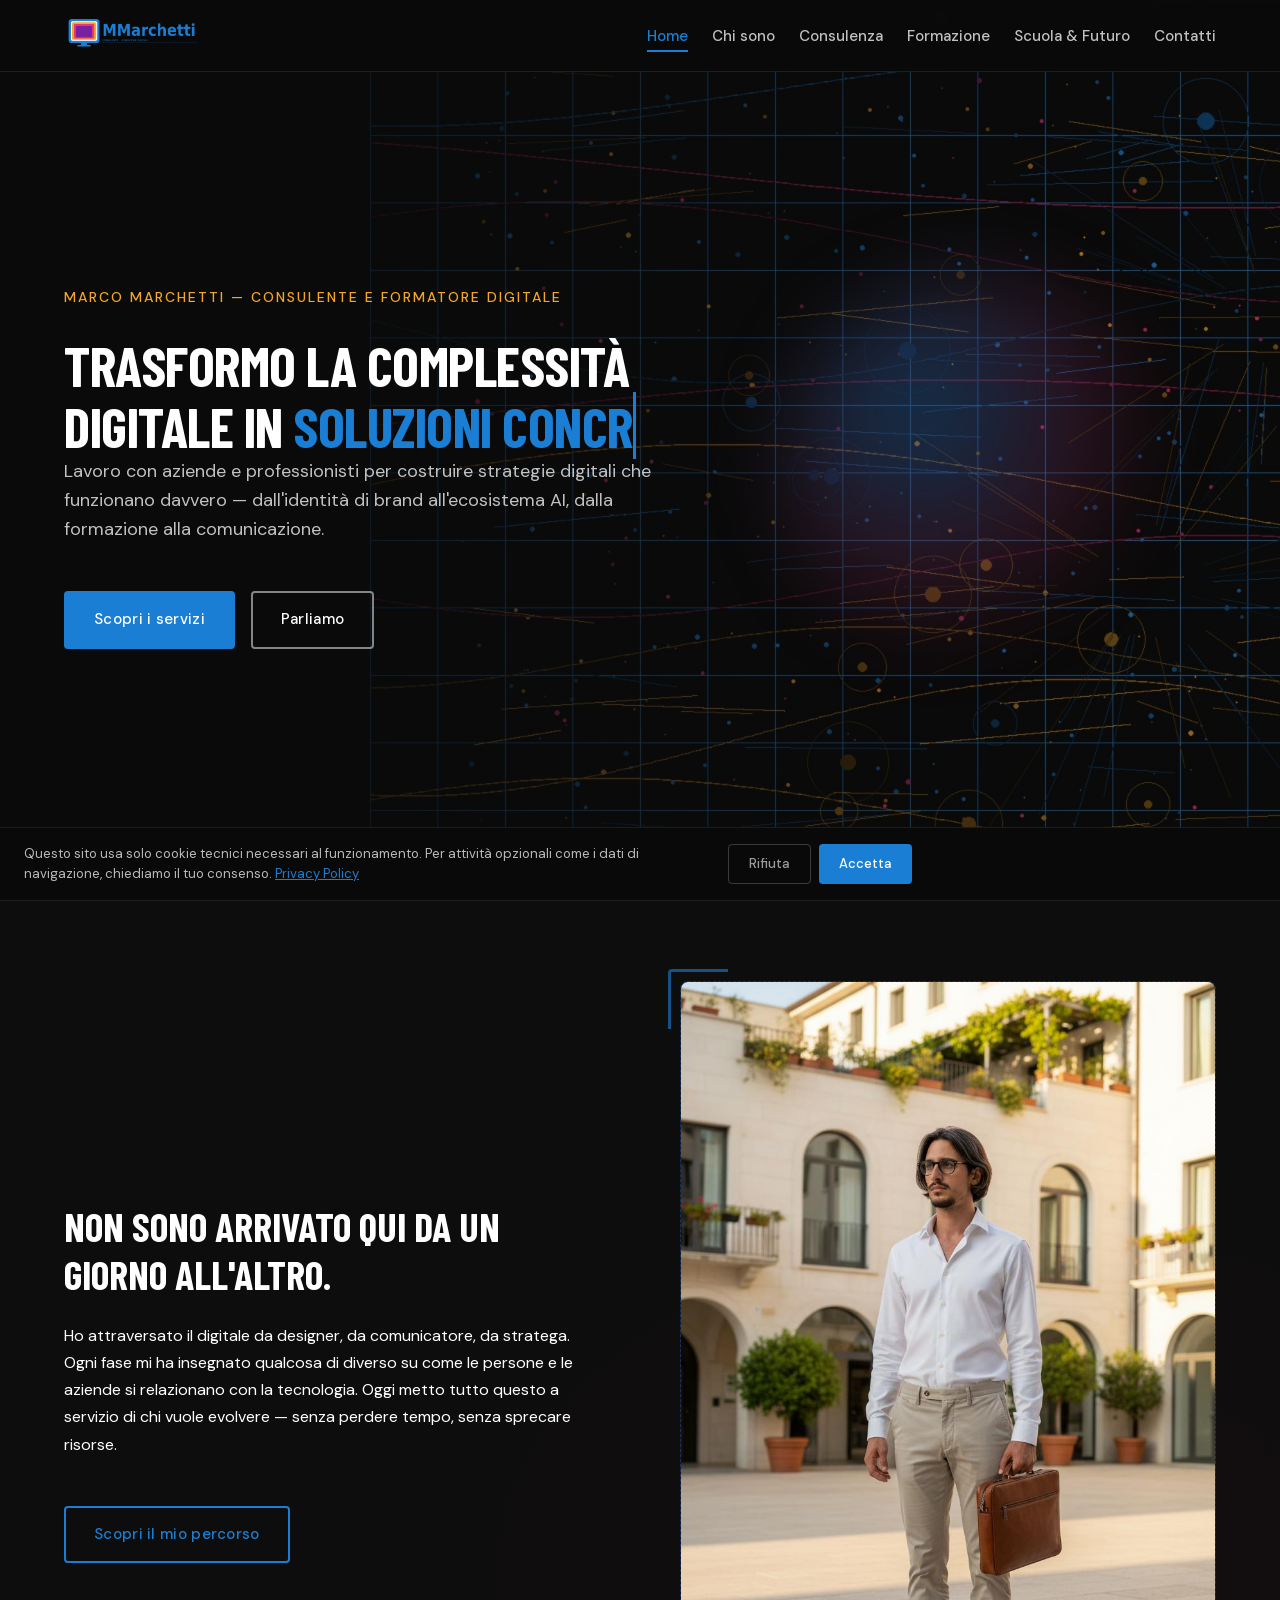
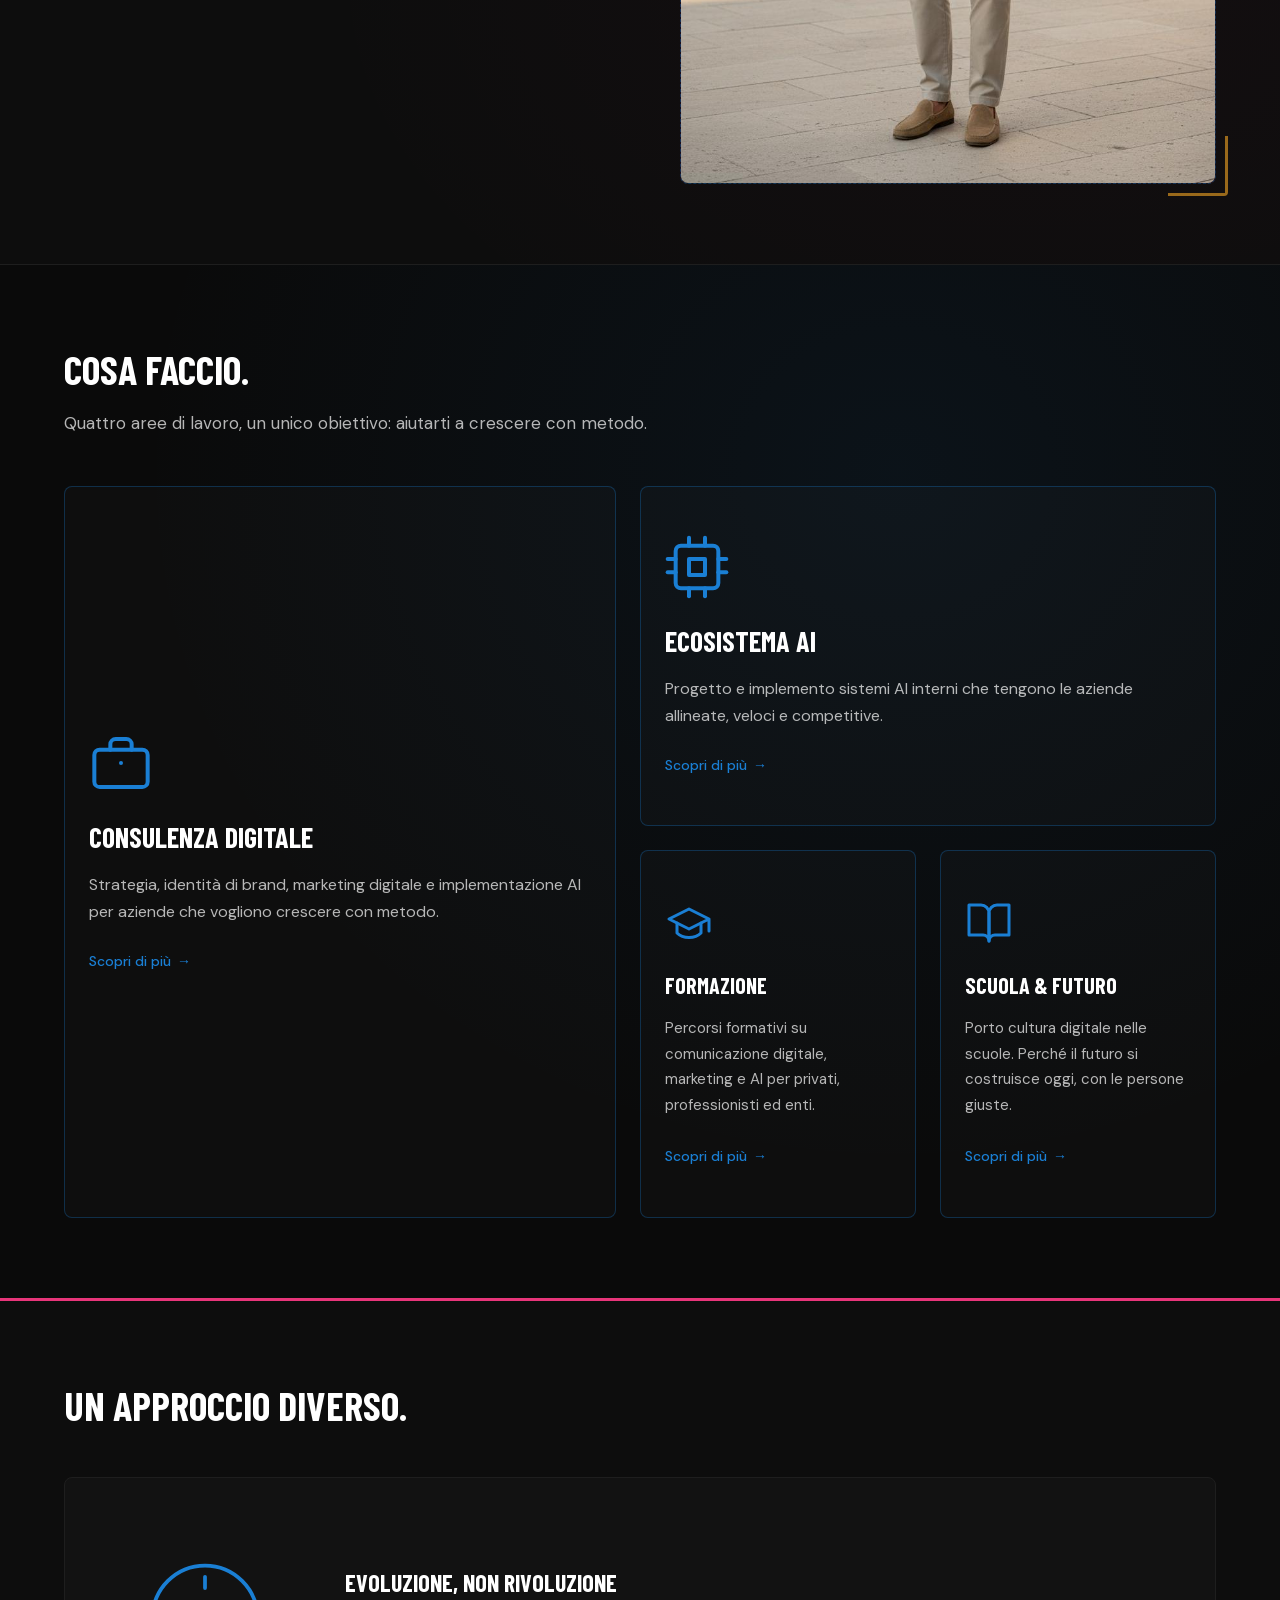
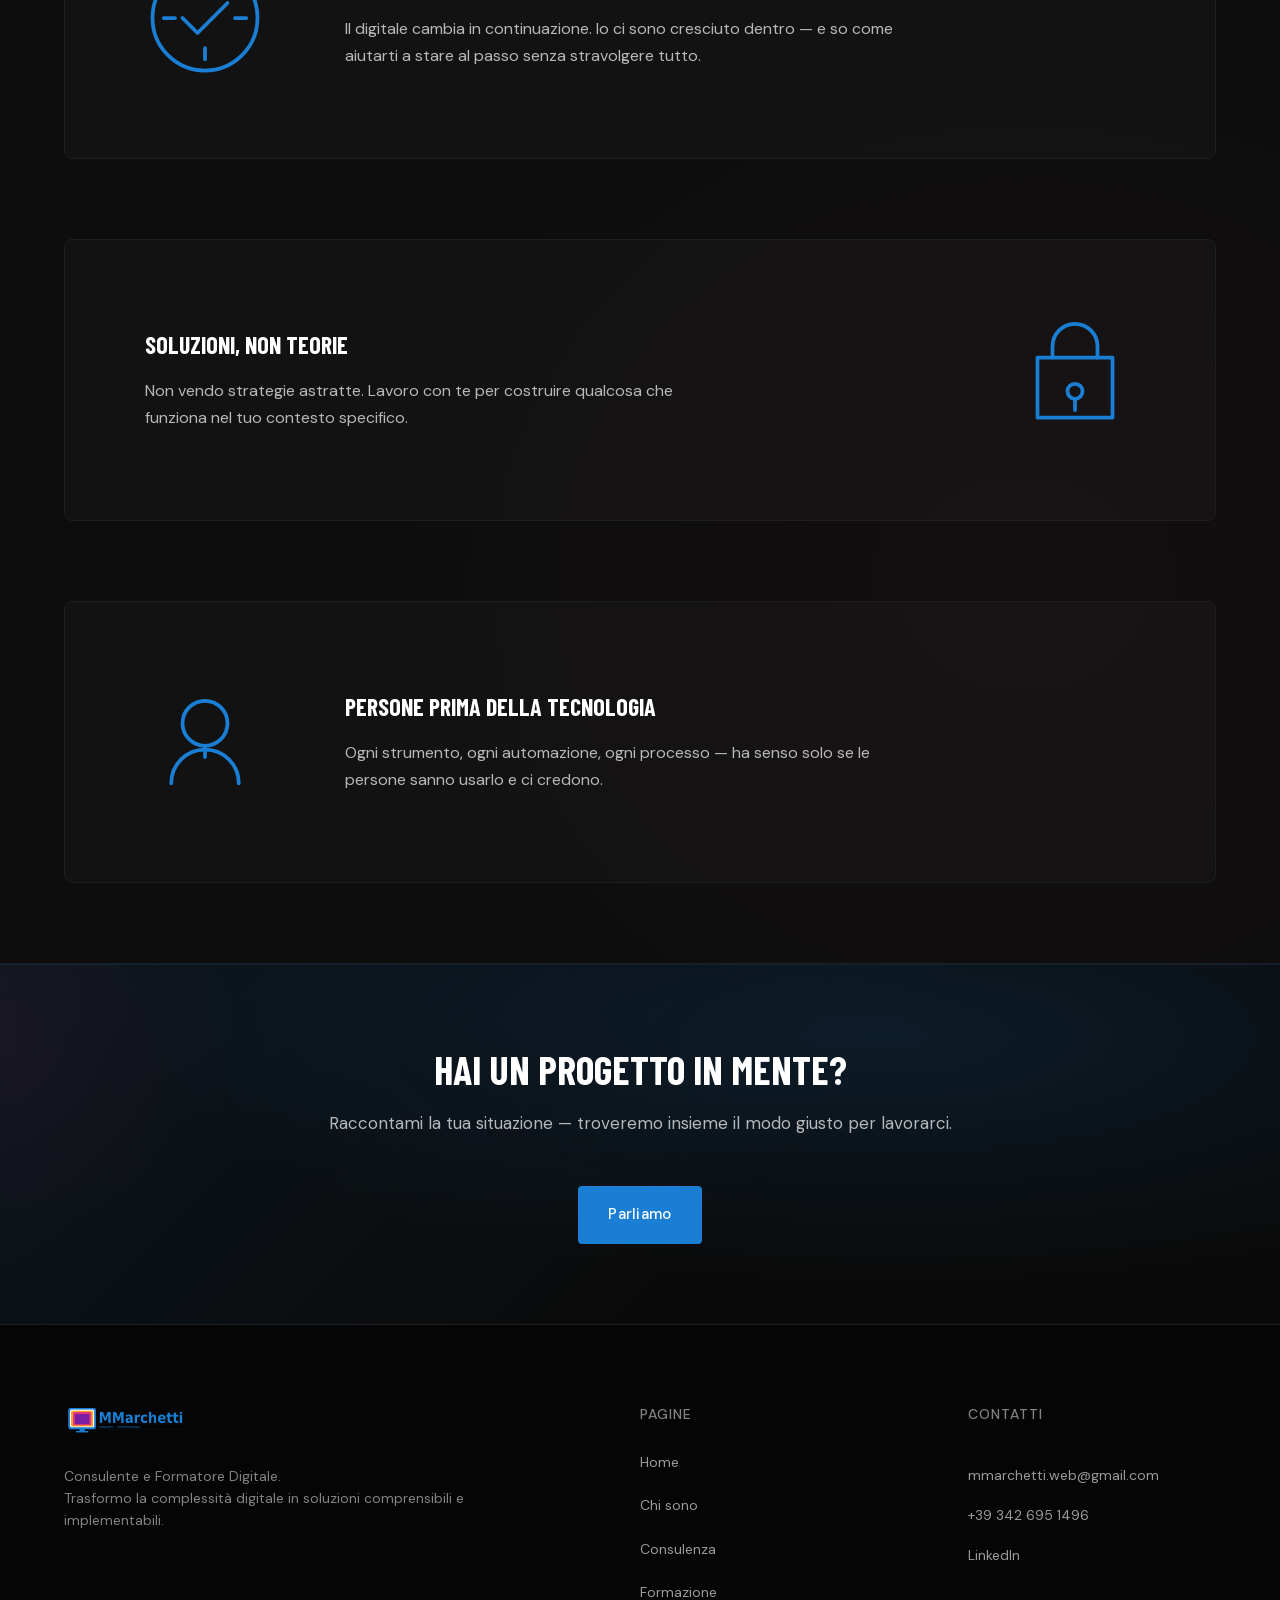
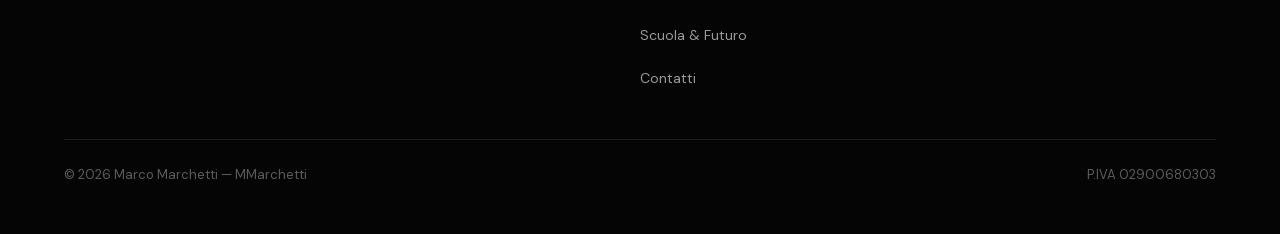
<file: index.html>
<!DOCTYPE html>
<html lang="it">
<head>
  <meta charset="UTF-8">
  <meta name="viewport" content="width=device-width, initial-scale=1.0">
  <title>MMarchetti | Consulente e Formatore Digitale</title>
  <meta name="description" content="Marco Marchetti, consulente e formatore digitale specializzato in AI, strategia digitale e comunicazione. Trasformo la complessità digitale in soluzioni concrete per PMI e professionisti.">
  <meta name="author" content="Marco Marchetti">
  <meta name="robots" content="index, follow">
  <link rel="canonical" href="https://mmarchetti.web/">

  <!-- Open Graph -->
  <meta property="og:title" content="MMarchetti | Consulente e Formatore Digitale">
  <meta property="og:description" content="Marco Marchetti, consulente e formatore digitale specializzato in AI, strategia digitale e comunicazione. Trasformo la complessità digitale in soluzioni concrete per PMI e professionisti.">
  <meta property="og:type" content="website">
  <meta property="og:url" content="https://mmarchetti.web/">
  <meta property="og:image" content="https://mmarchetti.web/assets/images/logo_mmarchetti_1.png">
  <meta property="og:locale" content="it_IT">
  <meta property="og:site_name" content="MMarchetti">

  <!-- Twitter Card -->
  <meta name="twitter:card" content="summary_large_image">
  <meta name="twitter:title" content="MMarchetti | Consulente e Formatore Digitale">
  <meta name="twitter:description" content="Marco Marchetti, consulente e formatore digitale specializzato in AI, strategia digitale e comunicazione.">
  <meta name="twitter:image" content="https://mmarchetti.web/assets/images/logo_mmarchetti_1.png">

  <!-- Font -->
  <link rel="stylesheet" href="assets/css/fonts.css">

  <!-- CSS -->
  <link rel="stylesheet" href="assets/css/reset.css">
  <link rel="stylesheet" href="assets/css/variables.css">
  <link rel="stylesheet" href="assets/css/main.css">
  <link rel="icon" href="favicon.svg" type="image/svg+xml">

  <!-- Schema.org -->
  <script type="application/ld+json">
  {
    "@context": "https://schema.org",
    "@type": "Person",
    "@id": "https://mmarchetti.it/#marco-marchetti",
    "name": "Marco Marchetti",
    "givenName": "Marco",
    "familyName": "Marchetti",
    "jobTitle": "Consulente e Formatore Digitale",
    "description": "Marco Marchetti è un consulente e formatore digitale specializzato in strategia digitale, intelligenza artificiale applicata e comunicazione. Aiuta PMI e professionisti a digitalizzare i processi e a integrare l'AI nel lavoro quotidiano.",
    "url": "https://mmarchetti.it",
    "email": "mmarchetti.web@gmail.com",
    "telephone": "+393426951496",
    "vatID": "IT02900680303",
    "image": "https://mmarchetti.it/assets/images/web_designer_pro_v1_studio.jpg",
    "sameAs": [
      "https://www.linkedin.com/in/marco-marchetti-a929b1320"
    ],
    "knowsAbout": [
      "Intelligenza Artificiale",
      "Trasformazione Digitale",
      "Strategia Marketing Digitale",
      "Brand Identity",
      "Formazione Digitale",
      "Ecosistema AI",
      "Comunicazione Digitale",
      "UX Design",
      "Automazioni Aziendali",
      "Digitalizzazione PMI"
    ],
    "hasOfferCatalog": {
      "@type": "OfferCatalog",
      "name": "Servizi di consulenza e formazione digitale",
      "itemListElement": [
        {
          "@type": "Offer",
          "itemOffered": {
            "@type": "Service",
            "name": "Consulenza Digitale e AI per PMI",
            "url": "https://mmarchetti.it/consulenza.html"
          }
        },
        {
          "@type": "Offer",
          "itemOffered": {
            "@type": "Service",
            "name": "Formazione su misura",
            "url": "https://mmarchetti.it/formazione.html"
          }
        },
        {
          "@type": "Offer",
          "itemOffered": {
            "@type": "Service",
            "name": "Digitale nelle Scuole",
            "url": "https://mmarchetti.it/scuola-futuro.html"
          }
        }
      ]
    }
  }
  </script>
  <script type="application/ld+json">
  {
    "@context": "https://schema.org",
    "@type": "WebSite",
    "@id": "https://mmarchetti.it/#website",
    "url": "https://mmarchetti.it",
    "name": "MMarchetti",
    "description": "Sito ufficiale di Marco Marchetti, consulente e formatore digitale specializzato in AI, strategia digitale e comunicazione",
    "publisher": {
      "@id": "https://mmarchetti.it/#marco-marchetti"
    },
    "inLanguage": "it-IT"
  }
  </script>
</head>
<body>

  <!-- Navbar -->
  <header>
    <nav class="navbar" aria-label="Navigazione principale">
      <div class="container">
        <a href="index.html" class="navbar-logo" aria-label="MMarchetti — torna alla home">
          <img src="assets/images/logo_mmarchetti_1.png" alt="MMarchetti logo" width="120" height="40">
        </a>
        <button class="navbar-hamburger" aria-label="Apri menu di navigazione" aria-expanded="false" aria-controls="main-nav">
          <span></span>
          <span></span>
          <span></span>
        </button>
        <ul class="navbar-nav" id="main-nav" role="list">
          <li><a href="index.html">Home</a></li>
          <li><a href="chi-sono.html">Chi sono</a></li>
          <li><a href="consulenza.html">Consulenza</a></li>
          <li><a href="formazione.html">Formazione</a></li>
          <li><a href="scuola-futuro.html">Scuola &amp; Futuro</a></li>
          <li><a href="contatti.html">Contatti</a></li>
        </ul>
      </div>
    </nav>
  </header>

  <main>

    <!-- Hero -->
    <section class="hero section-dark">
      <div class="hero-bg" aria-hidden="true"></div>
      <div class="container">
        <div class="hero-inner">
          <div class="hero-text slide-up">
            <span class="hero-label">Marco Marchetti — Consulente e Formatore Digitale</span>
            <h1 class="typewriter">Trasformo la complessità digitale in <span>soluzioni concrete.</span></h1>
            <p class="hero-subtitle">Lavoro con aziende e professionisti per costruire strategie digitali che funzionano davvero — dall'identità di brand all'ecosistema AI, dalla formazione alla comunicazione.</p>
            <div class="hero-cta">
              <a href="consulenza.html" class="btn btn-primary" aria-label="Scopri i servizi di consulenza">Scopri i servizi</a>
              <a href="contatti.html" class="btn btn-secondary" aria-label="Contattami per parlare del tuo progetto">Parliamo</a>
            </div>
          </div>
          <div class="hero-visual" aria-hidden="true">
            <div class="hero-orb"></div>
          </div>
        </div>
      </div>
    </section>

    <!-- Chi sono — sintesi -->
    <section class="section-accent" aria-labelledby="chisono-title">
      <div class="container">
        <div class="intro-block">
          <div class="intro-text">
            <h2 id="chisono-title" class="fade-in">Non sono arrivato qui da un giorno all'altro.</h2>
            <div class="bio-paragraphs fade-in">
              <p class="mt-md">Ho attraversato il digitale da designer, da comunicatore, da stratega. Ogni fase mi ha insegnato qualcosa di diverso su come le persone e le aziende si relazionano con la tecnologia. Oggi metto tutto questo a servizio di chi vuole evolvere — senza perdere tempo, senza sprecare risorse.</p>
            </div>
            <div class="mt-lg fade-in">
              <a href="chi-sono.html" class="btn btn-outline-blu" aria-label="Scopri il percorso di Marco Marchetti">Scopri il mio percorso</a>
            </div>
          </div>
          <div class="image-side fade-in">
            <div class="image-frame">
              <div class="image-placeholder image-square">
                <img src="assets/images/web_designer_pro_v5_european.jpg" alt="Marco Marchetti in piazza, consulente e formatore digitale" width="832" height="1248" loading="lazy">
              </div>
            </div>
          </div>
        </div>
      </div>
    </section>

    <!-- Cosa faccio — 4 card -->
    <section class="section-dark" aria-labelledby="servizi-title">
      <div class="container">
        <div class="section-header fade-in">
          <h2 id="servizi-title">Cosa faccio.</h2>
          <p>Quattro aree di lavoro, un unico obiettivo: aiutarti a crescere con metodo.</p>
        </div>
        <div class="cards-grid cards-grid-asymmetric">

          <article class="card card-large slide-up delay-1">
            <div class="card-icon" aria-hidden="true">
              <svg viewBox="0 0 24 24" fill="none" stroke="currentColor" stroke-width="1.5" stroke-linecap="round" stroke-linejoin="round" aria-hidden="true">
                <rect x="2" y="7" width="20" height="14" rx="2" ry="2"></rect>
                <path d="M16 7V5a2 2 0 0 0-2-2h-4a2 2 0 0 0-2 2v2"></path>
                <line x1="12" y1="12" x2="12" y2="12"></line>
              </svg>
            </div>
            <h3>Consulenza Digitale</h3>
            <p>Strategia, identità di brand, marketing digitale e implementazione AI per aziende che vogliono crescere con metodo.</p>
            <a href="consulenza.html" class="card-link" aria-label="Scopri la consulenza digitale">Scopri di più</a>
          </article>

          <article class="card card-large slide-up delay-2">
            <div class="card-icon" aria-hidden="true">
              <svg viewBox="0 0 24 24" fill="none" stroke="currentColor" stroke-width="1.5" stroke-linecap="round" stroke-linejoin="round" aria-hidden="true">
                <rect x="4" y="4" width="16" height="16" rx="2" ry="2"></rect>
                <rect x="9" y="9" width="6" height="6"></rect>
                <line x1="9" y1="1" x2="9" y2="4"></line>
                <line x1="15" y1="1" x2="15" y2="4"></line>
                <line x1="9" y1="20" x2="9" y2="23"></line>
                <line x1="15" y1="20" x2="15" y2="23"></line>
                <line x1="20" y1="9" x2="23" y2="9"></line>
                <line x1="20" y1="14" x2="23" y2="14"></line>
                <line x1="1" y1="9" x2="4" y2="9"></line>
                <line x1="1" y1="14" x2="4" y2="14"></line>
              </svg>
            </div>
            <h3>Ecosistema AI</h3>
            <p>Progetto e implemento sistemi AI interni che tengono le aziende allineate, veloci e competitive.</p>
            <a href="consulenza.html" class="card-link" aria-label="Scopri i servizi di ecosistema AI">Scopri di più</a>
          </article>

          <article class="card card-compact slide-up delay-3">
            <div class="card-icon" aria-hidden="true">
              <svg viewBox="0 0 24 24" fill="none" stroke="currentColor" stroke-width="1.5" stroke-linecap="round" stroke-linejoin="round" aria-hidden="true">
                <path d="M22 10v6M2 10l10-5 10 5-10 5z"></path>
                <path d="M6 12v5c3 3 9 3 12 0v-5"></path>
              </svg>
            </div>
            <h3>Formazione</h3>
            <p>Percorsi formativi su comunicazione digitale, marketing e AI per privati, professionisti ed enti.</p>
            <a href="formazione.html" class="card-link" aria-label="Scopri i percorsi formativi">Scopri di più</a>
          </article>

          <article class="card card-compact slide-up delay-4">
            <div class="card-icon" aria-hidden="true">
              <svg viewBox="0 0 24 24" fill="none" stroke="currentColor" stroke-width="1.5" stroke-linecap="round" stroke-linejoin="round" aria-hidden="true">
                <path d="M2 3h6a4 4 0 0 1 4 4v14a3 3 0 0 0-3-3H2z"></path>
                <path d="M22 3h-6a4 4 0 0 0-4 4v14a3 3 0 0 1 3-3h7z"></path>
              </svg>
            </div>
            <h3>Scuola &amp; Futuro</h3>
            <p>Porto cultura digitale nelle scuole. Perché il futuro si costruisce oggi, con le persone giuste.</p>
            <a href="scuola-futuro.html" class="card-link" aria-label="Scopri il progetto Scuola e Futuro">Scopri di più</a>
          </article>

        </div>
      </div>
    </section>

    <!-- Un approccio diverso — 3 claim -->
    <section class="section-accent section-top-magenta" aria-labelledby="approccio-title">
      <div class="container">
        <div class="section-header fade-in">
          <h2 id="approccio-title">Un approccio diverso.</h2>
        </div>
        <div class="claims-alternate">

          <div class="claim-row slide-up">
            <div class="claim-icon" aria-hidden="true">
              <svg viewBox="0 0 64 64" fill="none" stroke="currentColor" stroke-width="2" stroke-linecap="round" stroke-linejoin="round">
                <circle cx="32" cy="32" r="28"/>
                <path d="M20 32l8 8 16-16"/>
                <path d="M32 10v6M32 48v6M10 32h6M48 32h6"/>
              </svg>
            </div>
            <div class="claim-body">
              <h3>Evoluzione, non rivoluzione</h3>
              <p>Il digitale cambia in continuazione. Io ci sono cresciuto dentro — e so come aiutarti a stare al passo senza stravolgere tutto.</p>
            </div>
          </div>

          <div class="claim-row claim-row--reverse slide-up">
            <div class="claim-body">
              <h3>Soluzioni, non teorie</h3>
              <p>Non vendo strategie astratte. Lavoro con te per costruire qualcosa che funziona nel tuo contesto specifico.</p>
            </div>
            <div class="claim-icon" aria-hidden="true">
              <svg viewBox="0 0 64 64" fill="none" stroke="currentColor" stroke-width="2" stroke-linecap="round" stroke-linejoin="round">
                <path d="M12 20h40v32H12z"/>
                <path d="M20 20V14a12 12 0 0 1 24 0v6"/>
                <circle cx="32" cy="38" r="4"/>
                <path d="M32 42v6"/>
              </svg>
            </div>
          </div>

          <div class="claim-row slide-up">
            <div class="claim-icon" aria-hidden="true">
              <svg viewBox="0 0 64 64" fill="none" stroke="currentColor" stroke-width="2" stroke-linecap="round" stroke-linejoin="round">
                <circle cx="32" cy="22" r="12"/>
                <path d="M14 54c0-10 8-18 18-18s18 8 18 18"/>
                <path d="M32 34v6"/>
              </svg>
            </div>
            <div class="claim-body">
              <h3>Persone prima della tecnologia</h3>
              <p>Ogni strumento, ogni automazione, ogni processo — ha senso solo se le persone sanno usarlo e ci credono.</p>
            </div>
          </div>

        </div>
      </div>
    </section>

    <!-- CTA finale -->
    <section class="cta-section" aria-labelledby="cta-home-title">
      <div class="container text-center">
        <h2 id="cta-home-title" class="fade-in">Hai un progetto in mente?</h2>
        <p class="fade-in">Raccontami la tua situazione — troveremo insieme il modo giusto per lavorarci.</p>
        <a href="contatti.html" class="btn btn-primary fade-in" aria-label="Vai alla pagina contatti">Parliamo</a>
      </div>
    </section>

  </main>

  <!-- Footer -->
  <footer>
    <div class="container">
      <div class="footer-grid">
        <div class="footer-brand">
          <a href="index.html" aria-label="MMarchetti — torna alla home">
            <img src="assets/images/logo_mmarchetti_1.png" alt="MMarchetti logo" width="100" height="34" loading="lazy">
          </a>
          <p class="mt-md">Consulente e Formatore Digitale.<br>Trasformo la complessità digitale in soluzioni comprensibili e implementabili.</p>
        </div>
        <nav class="footer-nav" aria-label="Navigazione footer">
          <h4>Pagine</h4>
          <ul role="list">
            <li><a href="index.html">Home</a></li>
            <li><a href="chi-sono.html">Chi sono</a></li>
            <li><a href="consulenza.html">Consulenza</a></li>
            <li><a href="formazione.html">Formazione</a></li>
            <li><a href="scuola-futuro.html">Scuola &amp; Futuro</a></li>
            <li><a href="contatti.html">Contatti</a></li>
          </ul>
        </nav>
        <div class="footer-contatti">
          <h4>Contatti</h4>
          <a href="mailto:mmarchetti.web@gmail.com" aria-label="Scrivi una email a Marco Marchetti">mmarchetti.web@gmail.com</a>
          <a href="tel:+393426951496" aria-label="Chiama Marco Marchetti">+39 342 695 1496</a>
          <a href="https://www.linkedin.com/in/marco-marchetti-a929b1320" target="_blank" rel="noopener noreferrer" aria-label="Profilo LinkedIn di Marco Marchetti">LinkedIn</a>
        </div>
      </div>
      <div class="footer-bottom">
        <p>&copy; <span id="copyright-year">2026</span> Marco Marchetti — MMarchetti</p>
        <p>P.IVA 02900680303</p>
      </div>
    </div>
  </footer>

    <div id="cookie-banner" class="cookie-banner cookie-hidden" role="region" aria-label="Informativa cookie">
    <p class="cookie-banner__text">Questo sito usa solo cookie tecnici necessari al funzionamento. Per attività opzionali come i dati di navigazione, chiediamo il tuo consenso. <a href="privacy.html">Privacy Policy</a></p>
    <div class="cookie-banner__actions">
      <button id="cookie-decline-btn" class="cookie-banner__btn cookie-banner__btn--outline">Rifiuta</button>
      <button id="cookie-ok-btn" class="cookie-banner__btn">Accetta</button>
    </div>
  </div>
  <div class="custom-cursor" aria-hidden="true"></div>
  <script src="assets/js/main.js"></script>
</body>
</html>
</file>
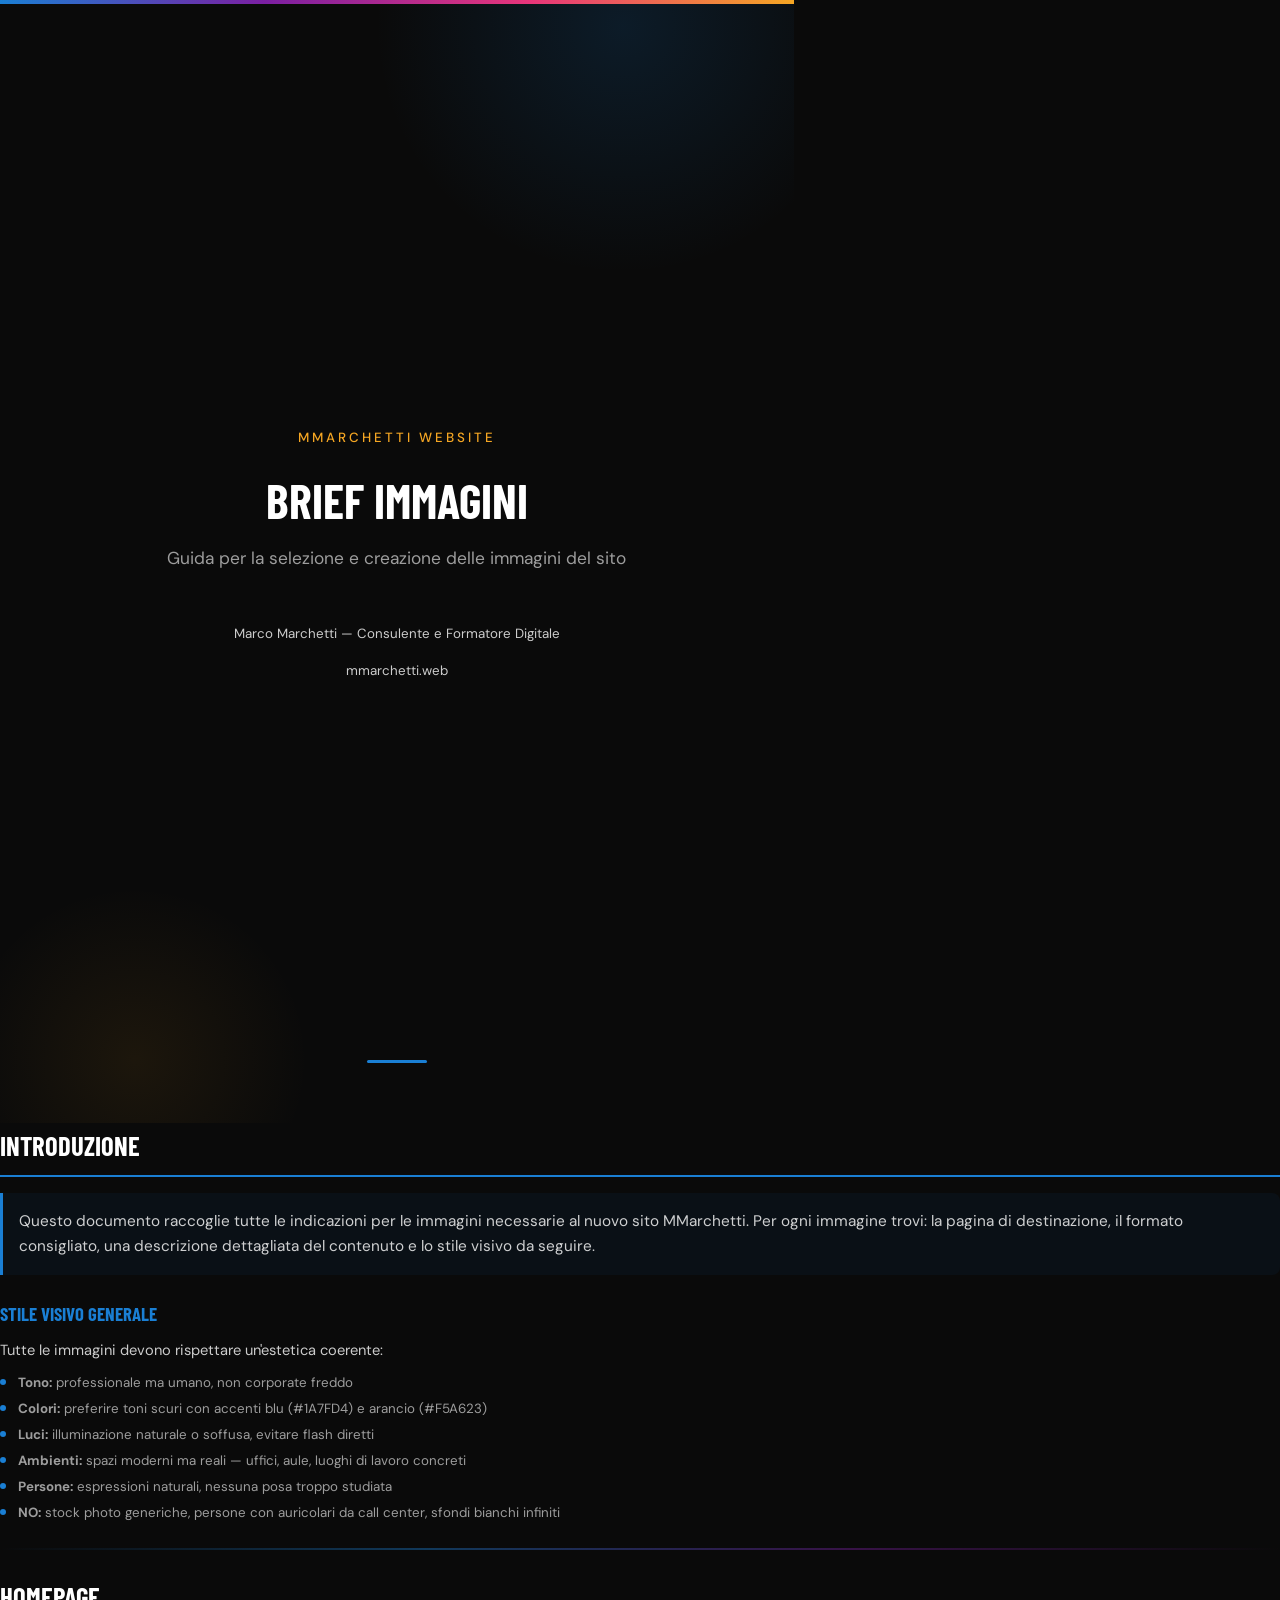
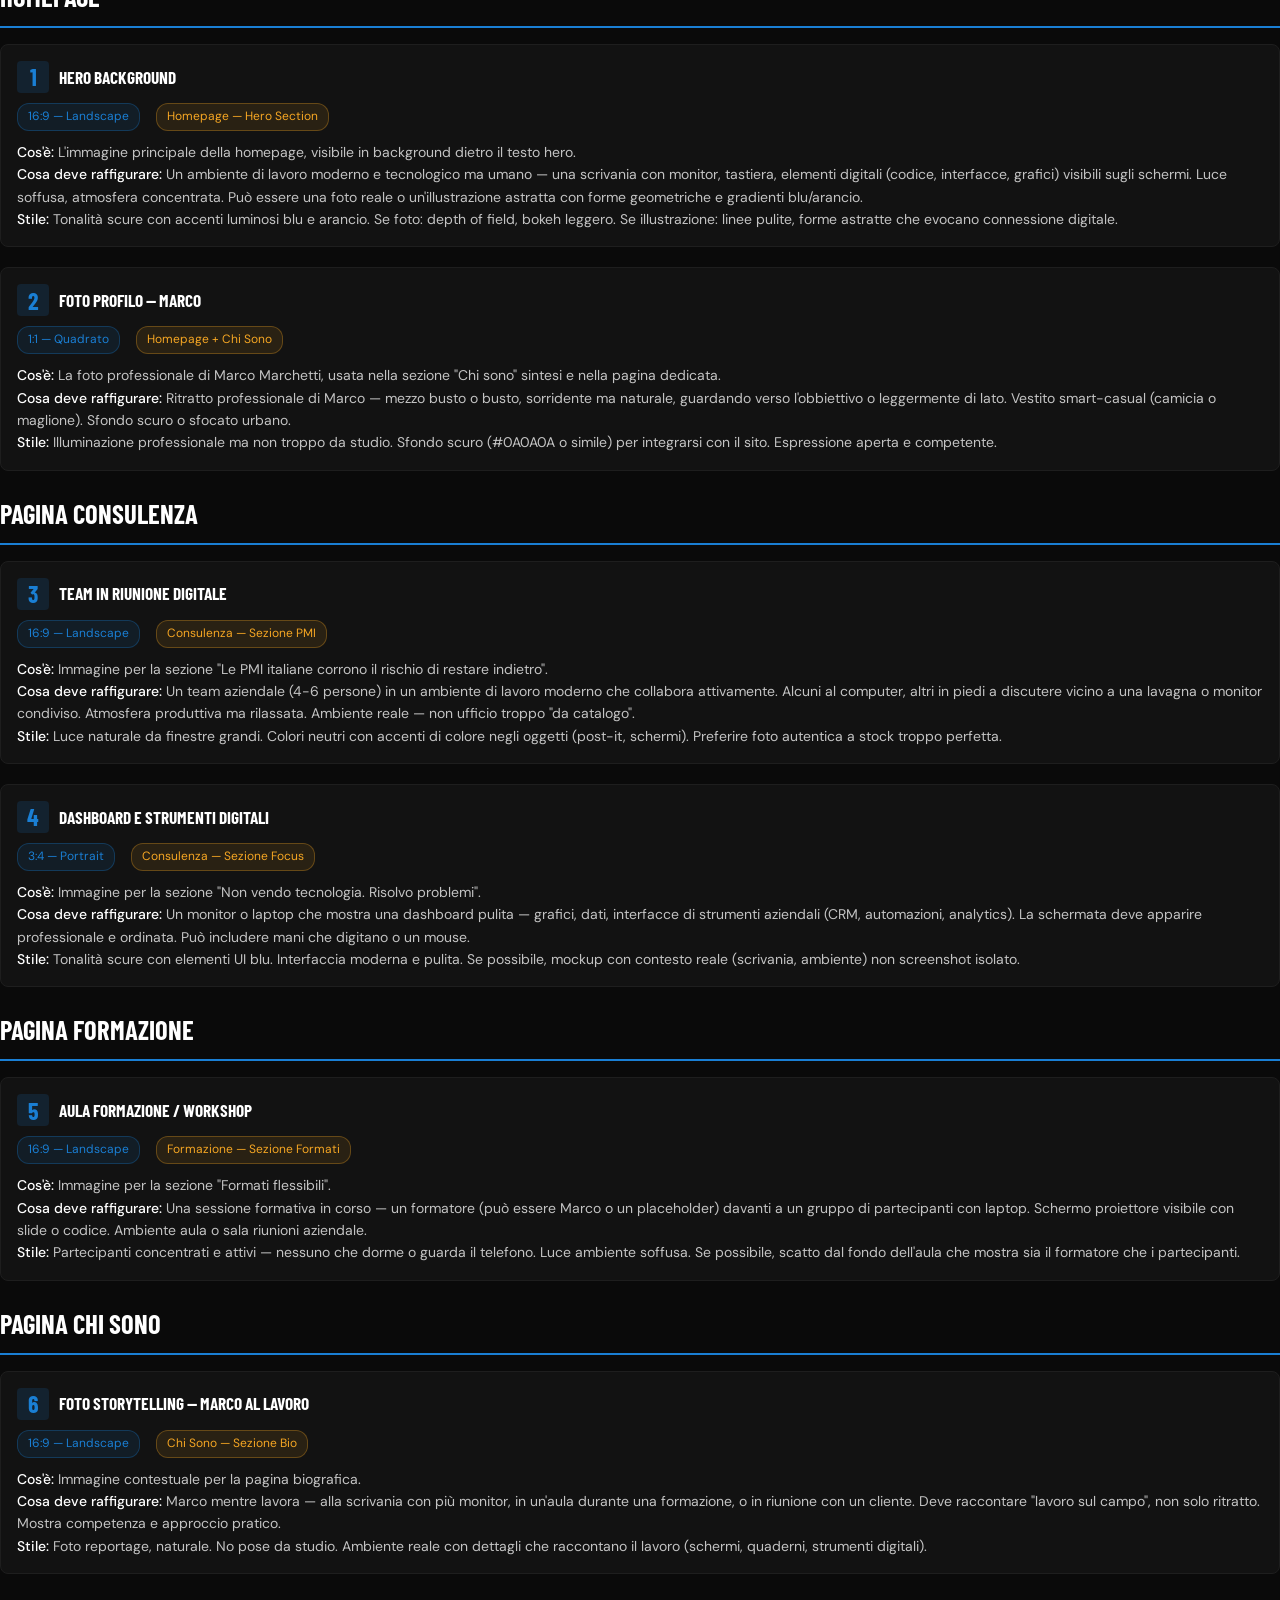
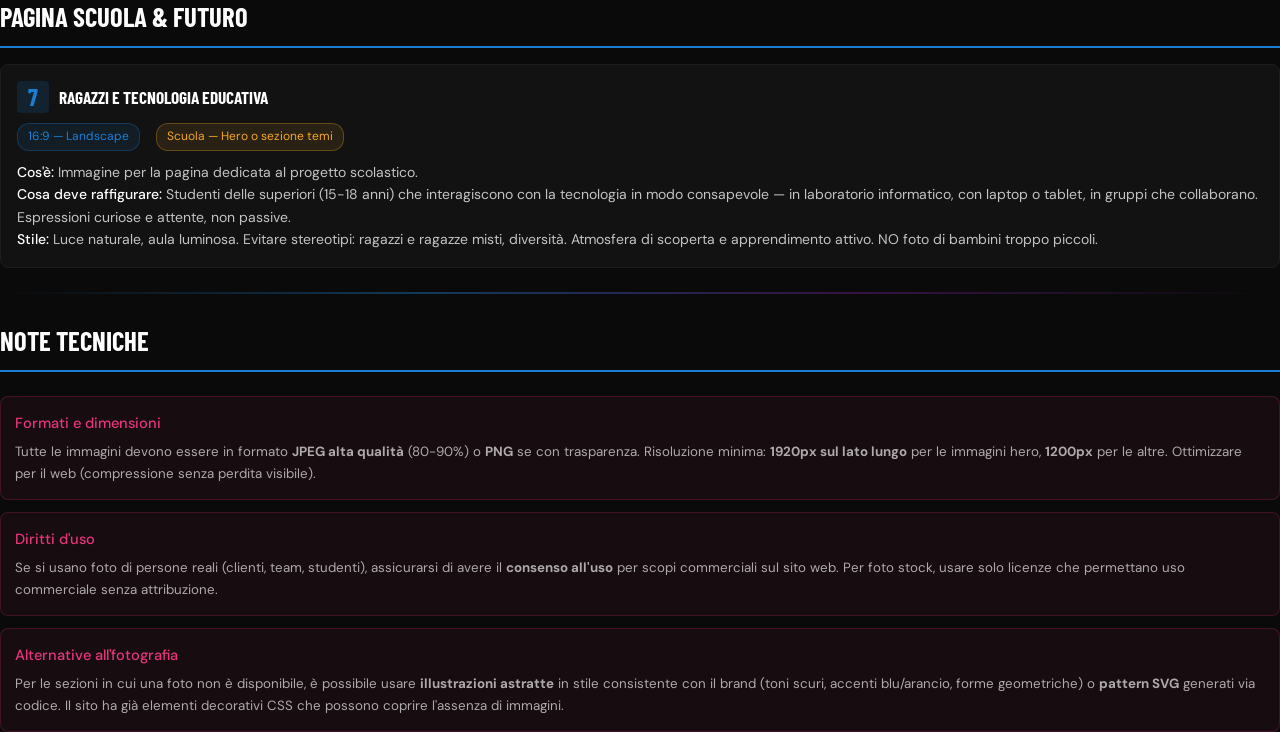
<file: brief-immagini.html>
<!DOCTYPE html>
<html lang="it">
<head>
  <meta charset="UTF-8">
  <title>Brief Immagini — MMarchetti Website</title>
  <link rel="preconnect" href="https://fonts.googleapis.com">
  <link rel="preconnect" href="https://fonts.gstatic.com" crossorigin>
  <link href="https://fonts.googleapis.com/css2?family=Barlow+Condensed:wght@700&family=DM+Sans:ital,wght@0,400;0,500;1,400&display=swap" rel="stylesheet">
  <style>
    * { box-sizing: border-box; margin: 0; padding: 0; }
    body {
      margin: 0;
      padding: 0;
      font-family: 'DM Sans', sans-serif;
      font-size: 11pt;
      line-height: 1.65;
      color: #E0E0E0;
      background: #0A0A0A;
    }

    @page {
      size: A4;
      margin: 2cm 2cm 2.5cm 2cm;
      @bottom-center {
        content: counter(page);
        font-size: 9pt;
        color: #4A4A4A;
      }
    }
    @page :first { margin: 0; @bottom-center { content: none; } }
    @page cover { @bottom-center { content: none; } }

    .cover {
      page: cover;
      width: 210mm;
      height: 297mm;
      margin: 0;
      position: relative;
      overflow: hidden;
      background: #0A0A0A;
      page-break-after: always;
    }

    .cover::before {
      content: '';
      position: absolute;
      top: -20%;
      right: -10%;
      width: 500px;
      height: 500px;
      background: radial-gradient(circle, rgba(26, 127, 212, 0.15) 0%, transparent 70%);
    }
    .cover::after {
      content: '';
      position: absolute;
      bottom: -10%;
      left: -5%;
      width: 350px;
      height: 350px;
      background: radial-gradient(circle, rgba(245, 166, 35, 0.08) 0%, transparent 70%);
    }

    .cover-accent-line {
      position: absolute;
      top: 0;
      left: 0;
      width: 100%;
      height: 4px;
      background: linear-gradient(90deg, #1A7FD4, #7B1FA2, #E8357A, #F5A623);
    }

    .cover-content {
      position: absolute;
      top: 50%;
      left: 50%;
      transform: translate(-50%, -50%);
      text-align: center;
      width: 80%;
      z-index: 1;
    }

    .cover-label {
      font-size: 10pt;
      font-weight: 500;
      letter-spacing: 3px;
      text-transform: uppercase;
      color: #F5A623;
      margin-bottom: 24px;
    }

    .cover h1 {
      font-family: 'Barlow Condensed', sans-serif;
      font-size: 36pt;
      font-weight: 700;
      text-transform: uppercase;
      color: #FFFFFF;
      line-height: 1.15;
      margin-bottom: 16px;
    }

    .cover-subtitle {
      font-size: 13pt;
      color: rgba(255, 255, 255, 0.6);
      margin-bottom: 48px;
    }

    .cover-meta {
      font-size: 10pt;
      color: rgba(255, 255, 255, 0.4);
      line-height: 2;
    }

    .cover-bottom-line {
      position: absolute;
      bottom: 60px;
      left: 50%;
      transform: translateX(-50%);
      width: 60px;
      height: 3px;
      background: #1A7FD4;
      border-radius: 2px;
    }

    /* Content pages */
    .content {
      padding-top: 0;
    }

    h2 {
      font-family: 'Barlow Condensed', sans-serif;
      font-size: 20pt;
      font-weight: 700;
      text-transform: uppercase;
      color: #FFFFFF;
      margin-top: 0;
      margin-bottom: 16px;
      padding-bottom: 8px;
      border-bottom: 2px solid #1A7FD4;
      page-break-after: avoid;
    }

    h3 {
      font-family: 'Barlow Condensed', sans-serif;
      font-size: 14pt;
      font-weight: 700;
      text-transform: uppercase;
      color: #1A7FD4;
      margin-top: 24px;
      margin-bottom: 8px;
      page-break-after: avoid;
    }

    h4 {
      font-family: 'DM Sans', sans-serif;
      font-size: 11pt;
      font-weight: 500;
      color: #F5A623;
      margin-top: 16px;
      margin-bottom: 6px;
    }

    p {
      margin-bottom: 10px;
      color: #CCCCCC;
    }

    .intro {
      font-size: 11.5pt;
      color: rgba(255, 255, 255, 0.8);
      margin-bottom: 24px;
      padding: 16px;
      background: rgba(26, 127, 212, 0.06);
      border-left: 3px solid #1A7FD4;
      border-radius: 0 8px 8px 0;
    }

    .img-card {
      margin-bottom: 20px;
      padding: 16px;
      background: rgba(255, 255, 255, 0.03);
      border: 1px solid #1E1E1E;
      border-radius: 8px;
      page-break-inside: avoid;
    }

    .img-card-header {
      display: flex;
      align-items: center;
      gap: 10px;
      margin-bottom: 10px;
    }

    .img-number {
      font-family: 'Barlow Condensed', sans-serif;
      font-size: 18pt;
      font-weight: 700;
      color: #1A7FD4;
      width: 32px;
      height: 32px;
      display: inline-flex;
      align-items: center;
      justify-content: center;
      background: rgba(26, 127, 212, 0.15);
      border-radius: 4px;
      flex-shrink: 0;
    }

    .img-title {
      font-family: 'Barlow Condensed', sans-serif;
      font-size: 13pt;
      font-weight: 700;
      text-transform: uppercase;
      color: #FFFFFF;
    }

    .img-meta {
      display: flex;
      gap: 16px;
      margin-bottom: 10px;
      flex-wrap: wrap;
    }

    .img-meta-item {
      font-size: 9pt;
      padding: 3px 10px;
      border-radius: 12px;
      background: rgba(245, 166, 35, 0.1);
      color: #F5A623;
      border: 1px solid rgba(245, 166, 35, 0.3);
    }

    .img-meta-item.format {
      background: rgba(26, 127, 212, 0.1);
      color: #1A7FD4;
      border-color: rgba(26, 127, 212, 0.3);
    }

    .img-desc {
      font-size: 10.5pt;
      color: rgba(255, 255, 255, 0.75);
      line-height: 1.6;
    }

    .img-desc strong {
      color: #FFFFFF;
      font-weight: 500;
    }

    .img-list {
      list-style: none;
      padding: 0;
      margin: 8px 0 0 0;
    }

    .img-list li {
      position: relative;
      padding-left: 18px;
      margin-bottom: 4px;
      font-size: 10pt;
      color: rgba(255, 255, 255, 0.6);
    }

    .img-list li::before {
      content: '';
      position: absolute;
      left: 0;
      top: 7px;
      width: 6px;
      height: 6px;
      border-radius: 50%;
      background: #1A7FD4;
    }

    .gradient-line {
      height: 2px;
      background: linear-gradient(90deg, transparent, #1A7FD4, #7B1FA2, transparent);
      opacity: 0.4;
      margin: 24px 0;
    }

    .note-box {
      margin-top: 24px;
      padding: 14px;
      background: rgba(232, 53, 122, 0.06);
      border: 1px solid rgba(232, 53, 122, 0.2);
      border-radius: 8px;
    }

    .note-box h4 {
      color: #E8357A;
      margin-top: 0;
    }

    .note-box p {
      font-size: 10pt;
      color: rgba(255, 255, 255, 0.65);
      margin-bottom: 0;
    }

    .page-break {
      page-break-after: always;
    }
  </style>
</head>
<body>

  <!-- Cover -->
  <div class="cover">
    <div class="cover-accent-line"></div>
    <div class="cover-content">
      <div class="cover-label">MMarchetti Website</div>
      <h1>Brief Immagini</h1>
      <p class="cover-subtitle">Guida per la selezione e creazione delle immagini del sito</p>
      <div class="cover-meta">
        <p>Marco Marchetti — Consulente e Formatore Digitale</p>
        <p>mmarchetti.web</p>
      </div>
    </div>
    <div class="cover-bottom-line"></div>
  </div>

  <!-- Intro -->
  <div class="content">
    <h2>Introduzione</h2>
    <div class="intro">
      Questo documento raccoglie tutte le indicazioni per le immagini necessarie al nuovo sito MMarchetti. Per ogni immagine trovi: la pagina di destinazione, il formato consigliato, una descrizione dettagliata del contenuto e lo stile visivo da seguire.
    </div>

    <h3>Stile visivo generale</h3>
    <p>Tutte le immagini devono rispettare un'estetica coerente:</p>
    <ul class="img-list">
      <li><strong>Tono:</strong> professionale ma umano, non corporate freddo</li>
      <li><strong>Colori:</strong> preferire toni scuri con accenti blu (#1A7FD4) e arancio (#F5A623)</li>
      <li><strong>Luci:</strong> illuminazione naturale o soffusa, evitare flash diretti</li>
      <li><strong>Ambienti:</strong> spazi moderni ma reali — uffici, aule, luoghi di lavoro concreti</li>
      <li><strong>Persone:</strong> espressioni naturali, nessuna posa troppo studiata</li>
      <li><strong>NO:</strong> stock photo generiche, persone con auricolari da call center, sfondi bianchi infiniti</li>
    </ul>

    <div class="gradient-line"></div>

    <!-- HOME -->
    <h2>Homepage</h2>

    <div class="img-card">
      <div class="img-card-header">
        <span class="img-number">1</span>
        <span class="img-title">Hero Background</span>
      </div>
      <div class="img-meta">
        <span class="img-meta-item format">16:9 — Landscape</span>
        <span class="img-meta-item">Homepage — Hero Section</span>
      </div>
      <div class="img-desc">
        <strong>Cos'è:</strong> L'immagine principale della homepage, visibile in background dietro il testo hero.<br>
        <strong>Cosa deve raffigurare:</strong> Un ambiente di lavoro moderno e tecnologico ma umano — una scrivania con monitor, tastiera, elementi digitali (codice, interfacce, grafici) visibili sugli schermi. Luce soffusa, atmosfera concentrata. Può essere una foto reale o un'illustrazione astratta con forme geometriche e gradienti blu/arancio.<br>
        <strong>Stile:</strong> Tonalità scure con accenti luminosi blu e arancio. Se foto: depth of field, bokeh leggero. Se illustrazione: linee pulite, forme astratte che evocano connessione digitale.
      </div>
    </div>

    <div class="img-card">
      <div class="img-card-header">
        <span class="img-number">2</span>
        <span class="img-title">Foto Profilo — Marco</span>
      </div>
      <div class="img-meta">
        <span class="img-meta-item format">1:1 — Quadrato</span>
        <span class="img-meta-item">Homepage + Chi Sono</span>
      </div>
      <div class="img-desc">
        <strong>Cos'è:</strong> La foto professionale di Marco Marchetti, usata nella sezione "Chi sono" sintesi e nella pagina dedicata.<br>
        <strong>Cosa deve raffigurare:</strong> Ritratto professionale di Marco — mezzo busto o busto, sorridente ma naturale, guardando verso l'obbiettivo o leggermente di lato. Vestito smart-casual (camicia o maglione). Sfondo scuro o sfocato urbano.<br>
        <strong>Stile:</strong> Illuminazione professionale ma non troppo da studio. Sfondo scuro (#0A0A0A o simile) per integrarsi con il sito. Espressione aperta e competente.
      </div>
    </div>

    <!-- CONSULENZA -->
    <h2>Pagina Consulenza</h2>

    <div class="img-card">
      <div class="img-card-header">
        <span class="img-number">3</span>
        <span class="img-title">Team in riunione digitale</span>
      </div>
      <div class="img-meta">
        <span class="img-meta-item format">16:9 — Landscape</span>
        <span class="img-meta-item">Consulenza — Sezione PMI</span>
      </div>
      <div class="img-desc">
        <strong>Cos'è:</strong> Immagine per la sezione "Le PMI italiane corrono il rischio di restare indietro".<br>
        <strong>Cosa deve raffigurare:</strong> Un team aziendale (4-6 persone) in un ambiente di lavoro moderno che collabora attivamente. Alcuni al computer, altri in piedi a discutere vicino a una lavagna o monitor condiviso. Atmosfera produttiva ma rilassata. Ambiente reale — non ufficio troppo "da catalogo".<br>
        <strong>Stile:</strong> Luce naturale da finestre grandi. Colori neutri con accenti di colore negli oggetti (post-it, schermi). Preferire foto autentica a stock troppo perfetta.
      </div>
    </div>

    <div class="img-card">
      <div class="img-card-header">
        <span class="img-number">4</span>
        <span class="img-title">Dashboard e strumenti digitali</span>
      </div>
      <div class="img-meta">
        <span class="img-meta-item format">3:4 — Portrait</span>
        <span class="img-meta-item">Consulenza — Sezione Focus</span>
      </div>
      <div class="img-desc">
        <strong>Cos'è:</strong> Immagine per la sezione "Non vendo tecnologia. Risolvo problemi".<br>
        <strong>Cosa deve raffigurare:</strong> Un monitor o laptop che mostra una dashboard pulita — grafici, dati, interfacce di strumenti aziendali (CRM, automazioni, analytics). La schermata deve apparire professionale e ordinata. Può includere mani che digitano o un mouse.<br>
        <strong>Stile:</strong> Tonalità scure con elementi UI blu. Interfaccia moderna e pulita. Se possibile, mockup con contesto reale (scrivania, ambiente) non screenshot isolato.
      </div>
    </div>

    <!-- FORMAZIONE -->
    <h2>Pagina Formazione</h2>

    <div class="img-card">
      <div class="img-card-header">
        <span class="img-number">5</span>
        <span class="img-title">Aula formazione / Workshop</span>
      </div>
      <div class="img-meta">
        <span class="img-meta-item format">16:9 — Landscape</span>
        <span class="img-meta-item">Formazione — Sezione Formati</span>
      </div>
      <div class="img-desc">
        <strong>Cos'è:</strong> Immagine per la sezione "Formati flessibili".<br>
        <strong>Cosa deve raffigurare:</strong> Una sessione formativa in corso — un formatore (può essere Marco o un placeholder) davanti a un gruppo di partecipanti con laptop. Schermo proiettore visibile con slide o codice. Ambiente aula o sala riunioni aziendale.<br>
        <strong>Stile:</strong> Partecipanti concentrati e attivi — nessuno che dorme o guarda il telefono. Luce ambiente soffusa. Se possibile, scatto dal fondo dell'aula che mostra sia il formatore che i partecipanti.
      </div>
    </div>

    <!-- CHI SONO -->
    <h2>Pagina Chi Sono</h2>

    <div class="img-card">
      <div class="img-card-header">
        <span class="img-number">6</span>
        <span class="img-title">Foto storytelling — Marco al lavoro</span>
      </div>
      <div class="img-meta">
        <span class="img-meta-item format">16:9 — Landscape</span>
        <span class="img-meta-item">Chi Sono — Sezione Bio</span>
      </div>
      <div class="img-desc">
        <strong>Cos'è:</strong> Immagine contestuale per la pagina biografica.<br>
        <strong>Cosa deve raffigurare:</strong> Marco mentre lavora — alla scrivania con più monitor, in un'aula durante una formazione, o in riunione con un cliente. Deve raccontare "lavoro sul campo", non solo ritratto. Mostra competenza e approccio pratico.<br>
        <strong>Stile:</strong> Foto reportage, naturale. No pose da studio. Ambiente reale con dettagli che raccontano il lavoro (schermi, quaderni, strumenti digitali).
      </div>
    </div>

    <!-- SCUOLA -->
    <h2>Pagina Scuola & Futuro</h2>

    <div class="img-card">
      <div class="img-card-header">
        <span class="img-number">7</span>
        <span class="img-title">Ragazzi e tecnologia educativa</span>
      </div>
      <div class="img-meta">
        <span class="img-meta-item format">16:9 — Landscape</span>
        <span class="img-meta-item">Scuola — Hero o sezione temi</span>
      </div>
      <div class="img-desc">
        <strong>Cos'è:</strong> Immagine per la pagina dedicata al progetto scolastico.<br>
        <strong>Cosa deve raffigurare:</strong> Studenti delle superiori (15-18 anni) che interagiscono con la tecnologia in modo consapevole — in laboratorio informatico, con laptop o tablet, in gruppi che collaborano. Espressioni curiose e attente, non passive.<br>
        <strong>Stile:</strong> Luce naturale, aula luminosa. Evitare stereotipi: ragazzi e ragazze misti, diversità. Atmosfera di scoperta e apprendimento attivo. NO foto di bambini troppo piccoli.
      </div>
    </div>

    <div class="gradient-line"></div>

    <!-- Note tecniche -->
    <h2>Note tecniche</h2>

    <div class="note-box">
      <h4>Formati e dimensioni</h4>
      <p>Tutte le immagini devono essere in formato <strong>JPEG alta qualità</strong> (80-90%) o <strong>PNG</strong> se con trasparenza. Risoluzione minima: <strong>1920px sul lato lungo</strong> per le immagini hero, <strong>1200px</strong> per le altre. Ottimizzare per il web (compressione senza perdita visibile).</p>
    </div>

    <div class="note-box" style="margin-top: 12px;">
      <h4>Diritti d'uso</h4>
      <p>Se si usano foto di persone reali (clienti, team, studenti), assicurarsi di avere il <strong>consenso all'uso</strong> per scopi commerciali sul sito web. Per foto stock, usare solo licenze che permettano uso commerciale senza attribuzione.</p>
    </div>

    <div class="note-box" style="margin-top: 12px;">
      <h4>Alternative all'fotografia</h4>
      <p>Per le sezioni in cui una foto non è disponibile, è possibile usare <strong>illustrazioni astratte</strong> in stile consistente con il brand (toni scuri, accenti blu/arancio, forme geometriche) o <strong>pattern SVG</strong> generati via codice. Il sito ha già elementi decorativi CSS che possono coprire l'assenza di immagini.</p>
    </div>

  </div>

</body>
</html>
</file>
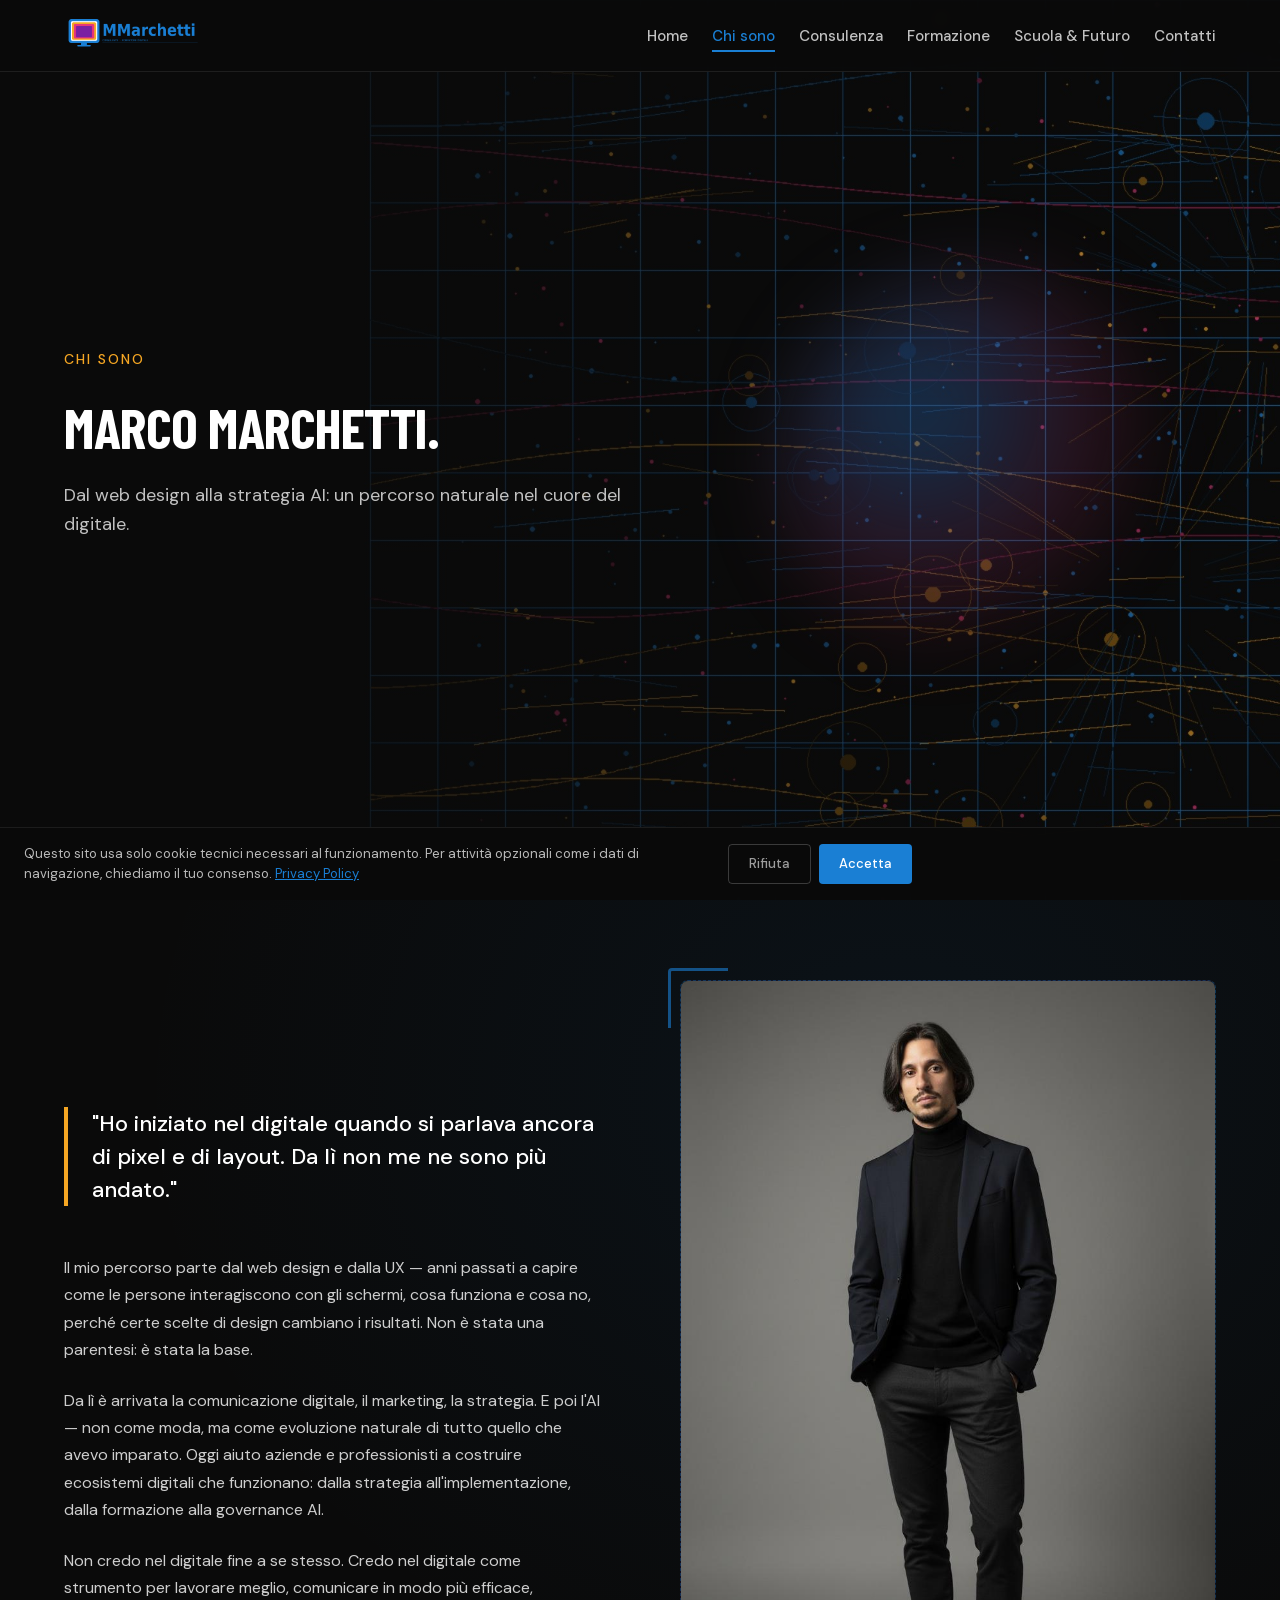
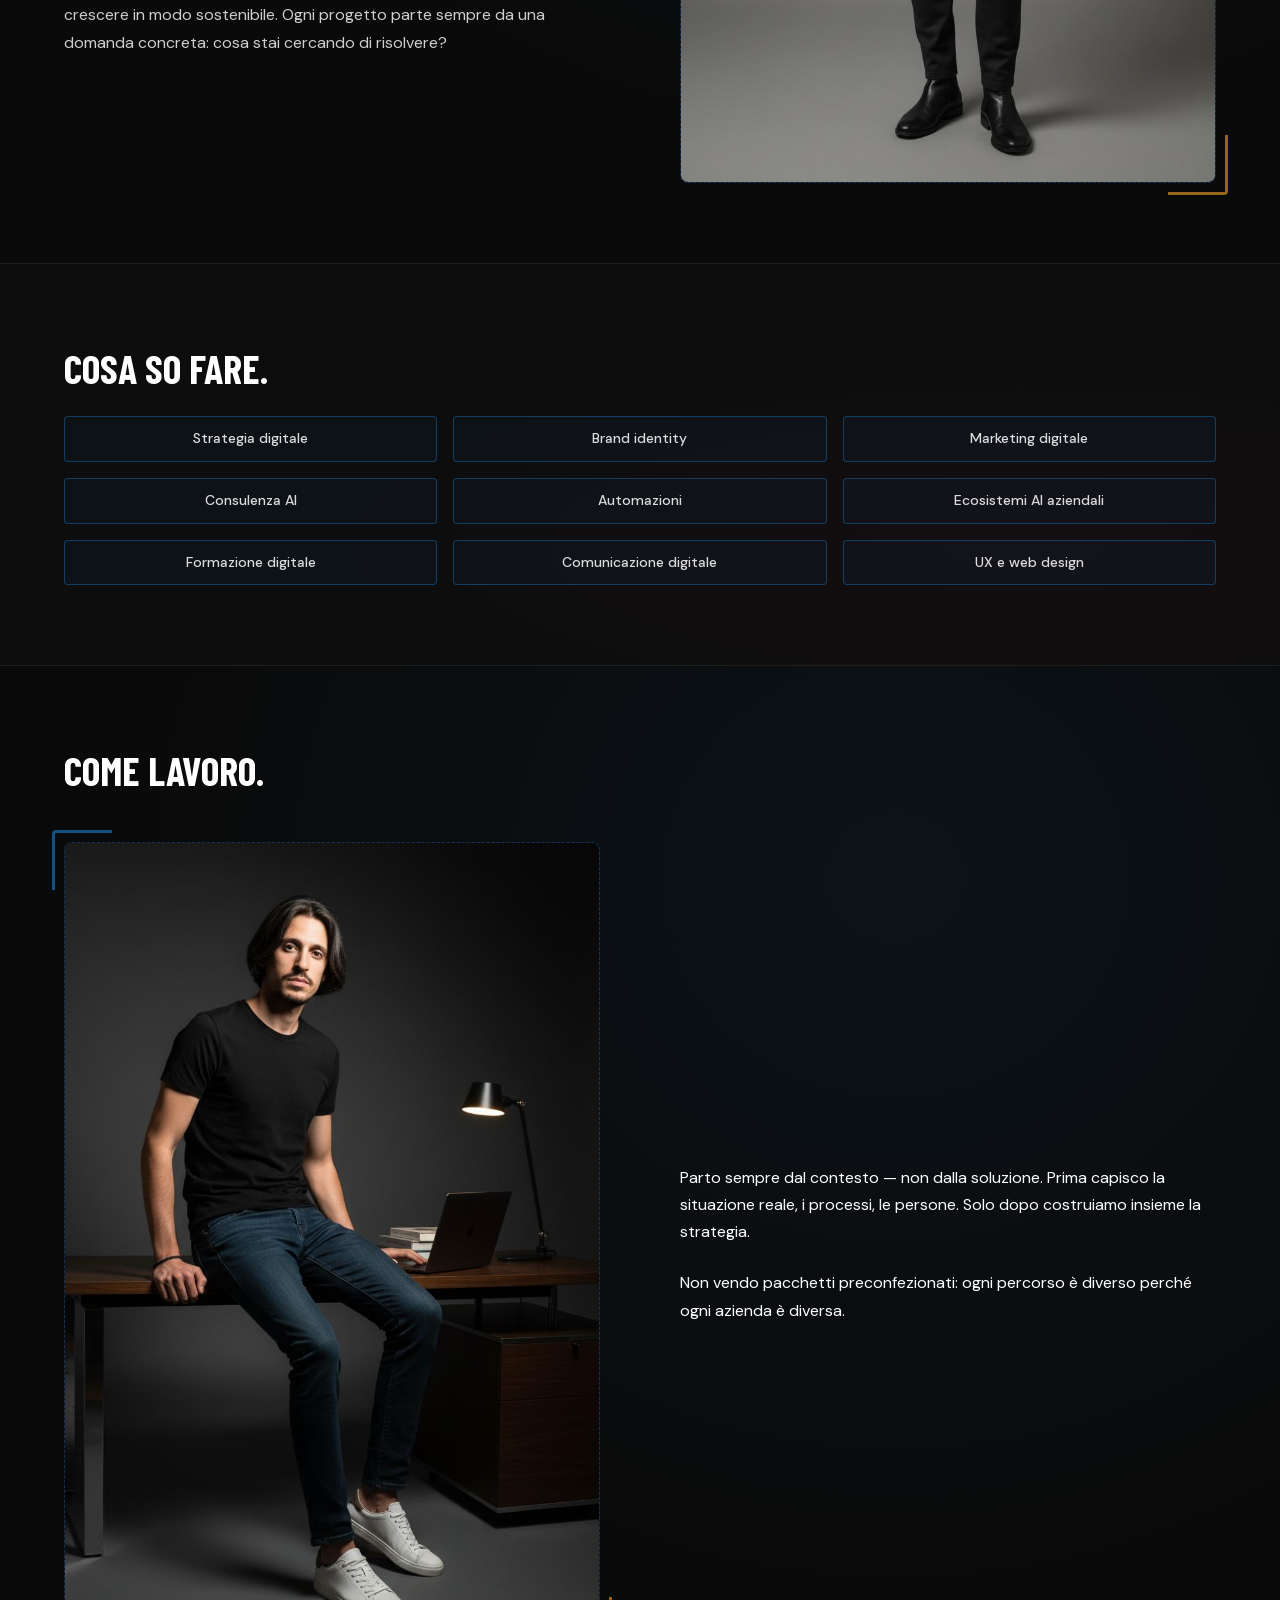
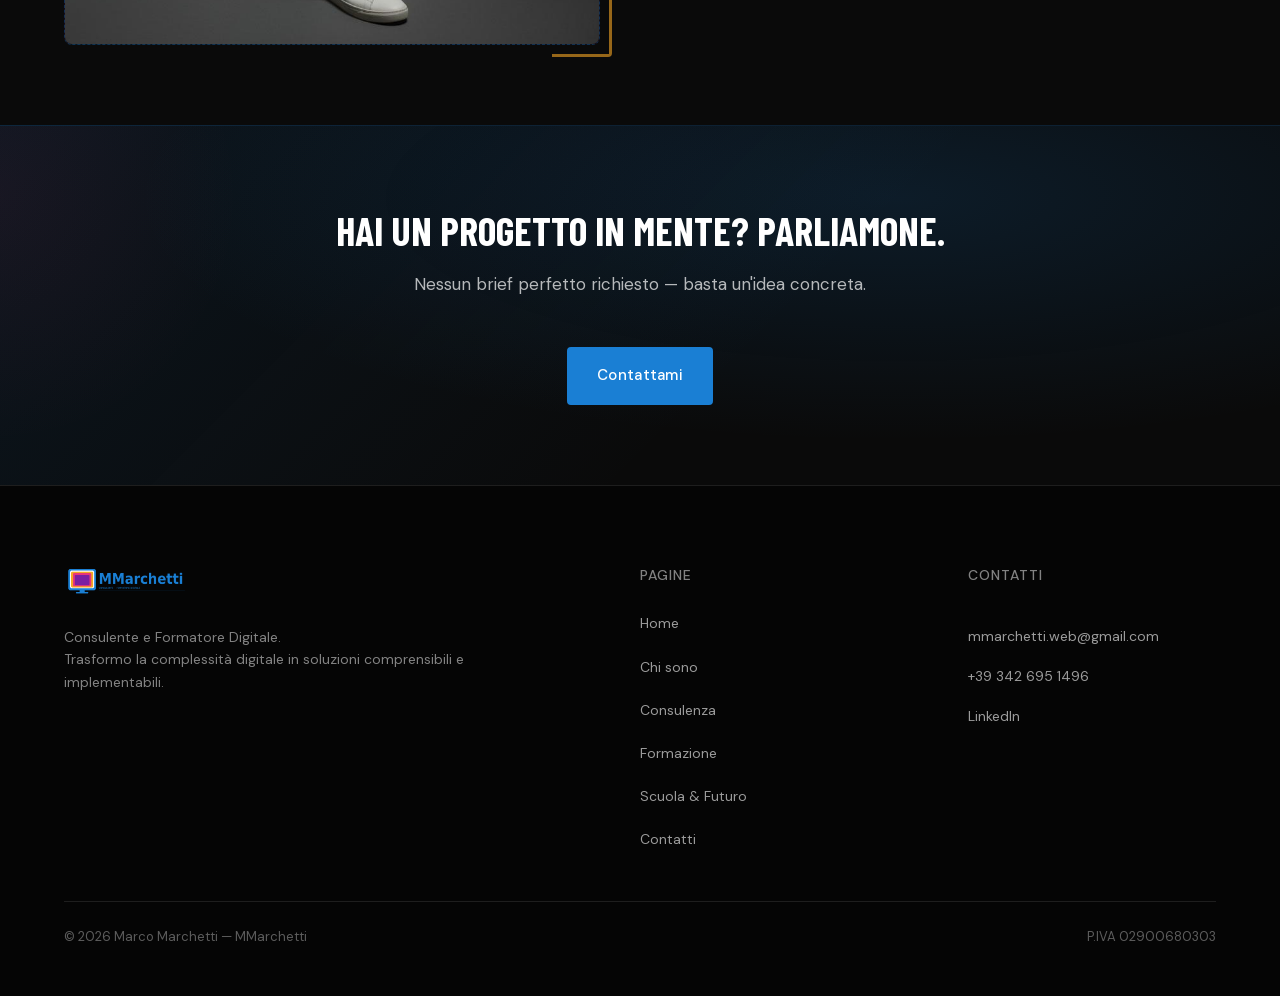
<file: chi-sono.html>
<!DOCTYPE html>
<html lang="it">
<head>
  <meta charset="UTF-8">
  <meta name="viewport" content="width=device-width, initial-scale=1.0">
  <title>Chi sono | MMarchetti — Marco Marchetti</title>
  <meta name="description" content="Marco Marchetti, consulente e formatore digitale. Dal web design alla strategia AI: un percorso naturale nel cuore del digitale.">
  <meta name="author" content="Marco Marchetti">
  <meta name="robots" content="index, follow">
  <link rel="canonical" href="https://mmarchetti.web/chi-sono.html">

  <!-- Open Graph -->
  <meta property="og:title" content="Chi sono | MMarchetti — Marco Marchetti">
  <meta property="og:description" content="Marco Marchetti, consulente e formatore digitale. Dal web design alla strategia AI: un percorso naturale nel cuore del digitale.">
  <meta property="og:type" content="website">
  <meta property="og:url" content="https://mmarchetti.web/chi-sono.html">
  <meta property="og:image" content="https://mmarchetti.web/assets/images/logo_mmarchetti_1.png">
  <meta property="og:locale" content="it_IT">
  <meta property="og:site_name" content="MMarchetti">

  <!-- Twitter Card -->
  <meta name="twitter:card" content="summary_large_image">
  <meta name="twitter:title" content="Chi sono | MMarchetti — Marco Marchetti">
  <meta name="twitter:description" content="Marco Marchetti, consulente e formatore digitale. Dal web design alla strategia AI: un percorso naturale nel cuore del digitale.">
  <meta name="twitter:image" content="https://mmarchetti.web/assets/images/logo_mmarchetti_1.png">

  <!-- Font -->
  <link rel="stylesheet" href="assets/css/fonts.css">

  <!-- CSS -->
  <link rel="stylesheet" href="assets/css/reset.css">
  <link rel="stylesheet" href="assets/css/variables.css">
  <link rel="stylesheet" href="assets/css/main.css">
  <link rel="stylesheet" href="assets/css/chi-sono.css">
  <link rel="icon" href="favicon.svg" type="image/svg+xml">

  <!-- Schema.org -->
  <script type="application/ld+json">
  {
    "@context": "https://schema.org",
    "@type": "ProfilePage",
    "dateModified": "2026-05-29",
    "url": "https://mmarchetti.it/chi-sono.html",
    "mainEntity": {
      "@type": "Person",
      "@id": "https://mmarchetti.it/#marco-marchetti",
      "name": "Marco Marchetti",
      "jobTitle": "Consulente e Formatore Digitale",
      "description": "Marco Marchetti ha costruito la sua esperienza partendo dal web design e dalla UX, passando poi alla comunicazione digitale, al marketing e alla strategia AI. Aiuta aziende e professionisti a costruire ecosistemi digitali che funzionano: dalla strategia all'implementazione, dalla formazione alla governance AI.",
      "url": "https://mmarchetti.it",
      "image": "https://mmarchetti.it/assets/images/web_designer_pro_v1_studio.jpg",
      "sameAs": [
        "https://www.linkedin.com/in/marco-marchetti-a929b1320"
      ],
      "knowsAbout": [
        "Strategia digitale",
        "Brand identity",
        "Marketing digitale",
        "Consulenza AI",
        "Automazioni",
        "Ecosistemi AI aziendali",
        "Formazione digitale",
        "Comunicazione digitale",
        "UX e web design"
      ]
    }
  }
  </script>
</head>
<body>

  <!-- Navbar -->
  <header>
    <nav class="navbar" aria-label="Navigazione principale">
      <div class="container">
        <a href="index.html" class="navbar-logo" aria-label="MMarchetti — torna alla home">
          <img src="assets/images/logo_mmarchetti_1.png" alt="MMarchetti logo" width="120" height="40">
        </a>
        <button class="navbar-hamburger" aria-label="Apri menu di navigazione" aria-expanded="false" aria-controls="main-nav">
          <span></span>
          <span></span>
          <span></span>
        </button>
        <ul class="navbar-nav" id="main-nav" role="list">
          <li><a href="index.html">Home</a></li>
          <li><a href="chi-sono.html">Chi sono</a></li>
          <li><a href="consulenza.html">Consulenza</a></li>
          <li><a href="formazione.html">Formazione</a></li>
          <li><a href="scuola-futuro.html">Scuola &amp; Futuro</a></li>
          <li><a href="contatti.html">Contatti</a></li>
        </ul>
      </div>
    </nav>
  </header>

  <main>

    <!-- Hero pagina -->
    <section class="hero section-dark" aria-labelledby="page-title">
      <div class="hero-bg" aria-hidden="true"></div>
      <div class="container">
        <div class="hero-inner">
          <div class="hero-text slide-up">
            <span class="hero-label">Chi sono</span>
            <h1 id="page-title">Marco Marchetti.</h1>
            <p class="hero-subtitle">Dal web design alla strategia AI: un percorso naturale nel cuore del digitale.</p>
          </div>
          <div class="hero-visual" aria-hidden="true">
            <div class="hero-orb"></div>
          </div>
        </div>
      </div>
    </section>

    <!-- Bio -->
    <section class="section-dark" aria-labelledby="bio-title">
      <div class="container">
        <div class="content-image-layout fade-in">
          <div class="content-side">
            <blockquote class="bio-intro">
              "Ho iniziato nel digitale quando si parlava ancora di pixel e di layout. Da lì non me ne sono più andato."
            </blockquote>
            <div class="bio-paragraphs mt-md">
              <p>Il mio percorso parte dal web design e dalla UX — anni passati a capire come le persone interagiscono con gli schermi, cosa funziona e cosa no, perché certe scelte di design cambiano i risultati. Non è stata una parentesi: è stata la base.</p>
              <p>Da lì è arrivata la comunicazione digitale, il marketing, la strategia. E poi l'AI — non come moda, ma come evoluzione naturale di tutto quello che avevo imparato. Oggi aiuto aziende e professionisti a costruire ecosistemi digitali che funzionano: dalla strategia all'implementazione, dalla formazione alla governance AI.</p>
              <p>Non credo nel digitale fine a se stesso. Credo nel digitale come strumento per lavorare meglio, comunicare in modo più efficace, crescere in modo sostenibile. Ogni progetto parte sempre da una domanda concreta: cosa stai cercando di risolvere?</p>
            </div>
          </div>
          <div class="image-side">
            <div class="image-frame">
              <div class="image-placeholder image-portrait">
                <img src="assets/images/web_designer_pro_v1_studio.jpg" alt="Marco Marchetti, ritratto professionale" width="832" height="1248" loading="lazy">
              </div>
            </div>
          </div>
        </div>
      </div>
    </section>

    <!-- Competenze -->
    <section class="section-accent" aria-labelledby="competenze-title">
      <div class="container">
        <h2 id="competenze-title" class="fade-in">Cosa so fare.</h2>
        <div class="skills-list mt-lg">
          <span class="skill-tag fade-in">Strategia digitale</span>
          <span class="skill-tag fade-in">Brand identity</span>
          <span class="skill-tag fade-in">Marketing digitale</span>
          <span class="skill-tag fade-in">Consulenza AI</span>
          <span class="skill-tag fade-in">Automazioni</span>
          <span class="skill-tag fade-in">Ecosistemi AI aziendali</span>
          <span class="skill-tag fade-in">Formazione digitale</span>
          <span class="skill-tag fade-in">Comunicazione digitale</span>
          <span class="skill-tag fade-in">UX e web design</span>
        </div>
      </div>
    </section>

    <!-- Come lavoro -->
    <section class="section-dark" aria-labelledby="metodo-title">
      <div class="container">
        <div class="section-header fade-in">
          <h2 id="metodo-title">Come lavoro.</h2>
        </div>
        <div class="content-image-layout fade-in reverse">
          <div class="content-side">
            <div class="intro-text">
              <p>Parto sempre dal contesto — non dalla soluzione. Prima capisco la situazione reale, i processi, le persone. Solo dopo costruiamo insieme la strategia.</p>
              <p class="mt-md">Non vendo pacchetti preconfezionati: ogni percorso è diverso perché ogni azienda è diversa.</p>
            </div>
          </div>
          <div class="image-side">
            <div class="image-frame">
              <div class="image-placeholder image-hero">
                <img src="assets/images/web_designer_pro_v4_darkstudio.jpg" alt="Marco Marchetti al lavoro con il laptop" width="832" height="1248" loading="lazy">
              </div>
            </div>
          </div>
        </div>
      </div>
    </section>

    <!-- CTA -->
    <section class="cta-section" aria-labelledby="cta-chisono-title">
      <div class="container text-center">
        <h2 id="cta-chisono-title" class="fade-in">Hai un progetto in mente? Parliamone.</h2>
        <p class="fade-in">Nessun brief perfetto richiesto — basta un'idea concreta.</p>
        <a href="contatti.html" class="btn btn-primary fade-in" aria-label="Contattami per parlare del tuo progetto">Contattami</a>
      </div>
    </section>

  </main>

  <!-- Footer -->
  <footer>
    <div class="container">
      <div class="footer-grid">
        <div class="footer-brand">
          <a href="index.html" aria-label="MMarchetti — torna alla home">
            <img src="assets/images/logo_mmarchetti_1.png" alt="MMarchetti logo" width="100" height="34" loading="lazy">
          </a>
          <p class="mt-md">Consulente e Formatore Digitale.<br>Trasformo la complessità digitale in soluzioni comprensibili e implementabili.</p>
        </div>
        <nav class="footer-nav" aria-label="Navigazione footer">
          <h4>Pagine</h4>
          <ul role="list">
            <li><a href="index.html">Home</a></li>
            <li><a href="chi-sono.html">Chi sono</a></li>
            <li><a href="consulenza.html">Consulenza</a></li>
            <li><a href="formazione.html">Formazione</a></li>
            <li><a href="scuola-futuro.html">Scuola &amp; Futuro</a></li>
            <li><a href="contatti.html">Contatti</a></li>
          </ul>
        </nav>
        <div class="footer-contatti">
          <h4>Contatti</h4>
          <a href="mailto:mmarchetti.web@gmail.com" aria-label="Scrivi una email a Marco Marchetti">mmarchetti.web@gmail.com</a>
          <a href="tel:+393426951496" aria-label="Chiama Marco Marchetti">+39 342 695 1496</a>
          <a href="https://www.linkedin.com/in/marco-marchetti-a929b1320" target="_blank" rel="noopener noreferrer" aria-label="Profilo LinkedIn di Marco Marchetti">LinkedIn</a>
        </div>
      </div>
      <div class="footer-bottom">
        <p>&copy; <span id="copyright-year">2026</span> Marco Marchetti — MMarchetti</p>
        <p>P.IVA 02900680303</p>
      </div>
    </div>
  </footer>

    <div id="cookie-banner" class="cookie-banner cookie-hidden" role="region" aria-label="Informativa cookie">
    <p class="cookie-banner__text">Questo sito usa solo cookie tecnici necessari al funzionamento. Per attività opzionali come i dati di navigazione, chiediamo il tuo consenso. <a href="privacy.html">Privacy Policy</a></p>
    <div class="cookie-banner__actions">
      <button id="cookie-decline-btn" class="cookie-banner__btn cookie-banner__btn--outline">Rifiuta</button>
      <button id="cookie-ok-btn" class="cookie-banner__btn">Accetta</button>
    </div>
  </div>
  <div class="custom-cursor" aria-hidden="true"></div>
  <script src="assets/js/main.js"></script>
</body>
</html>
</file>
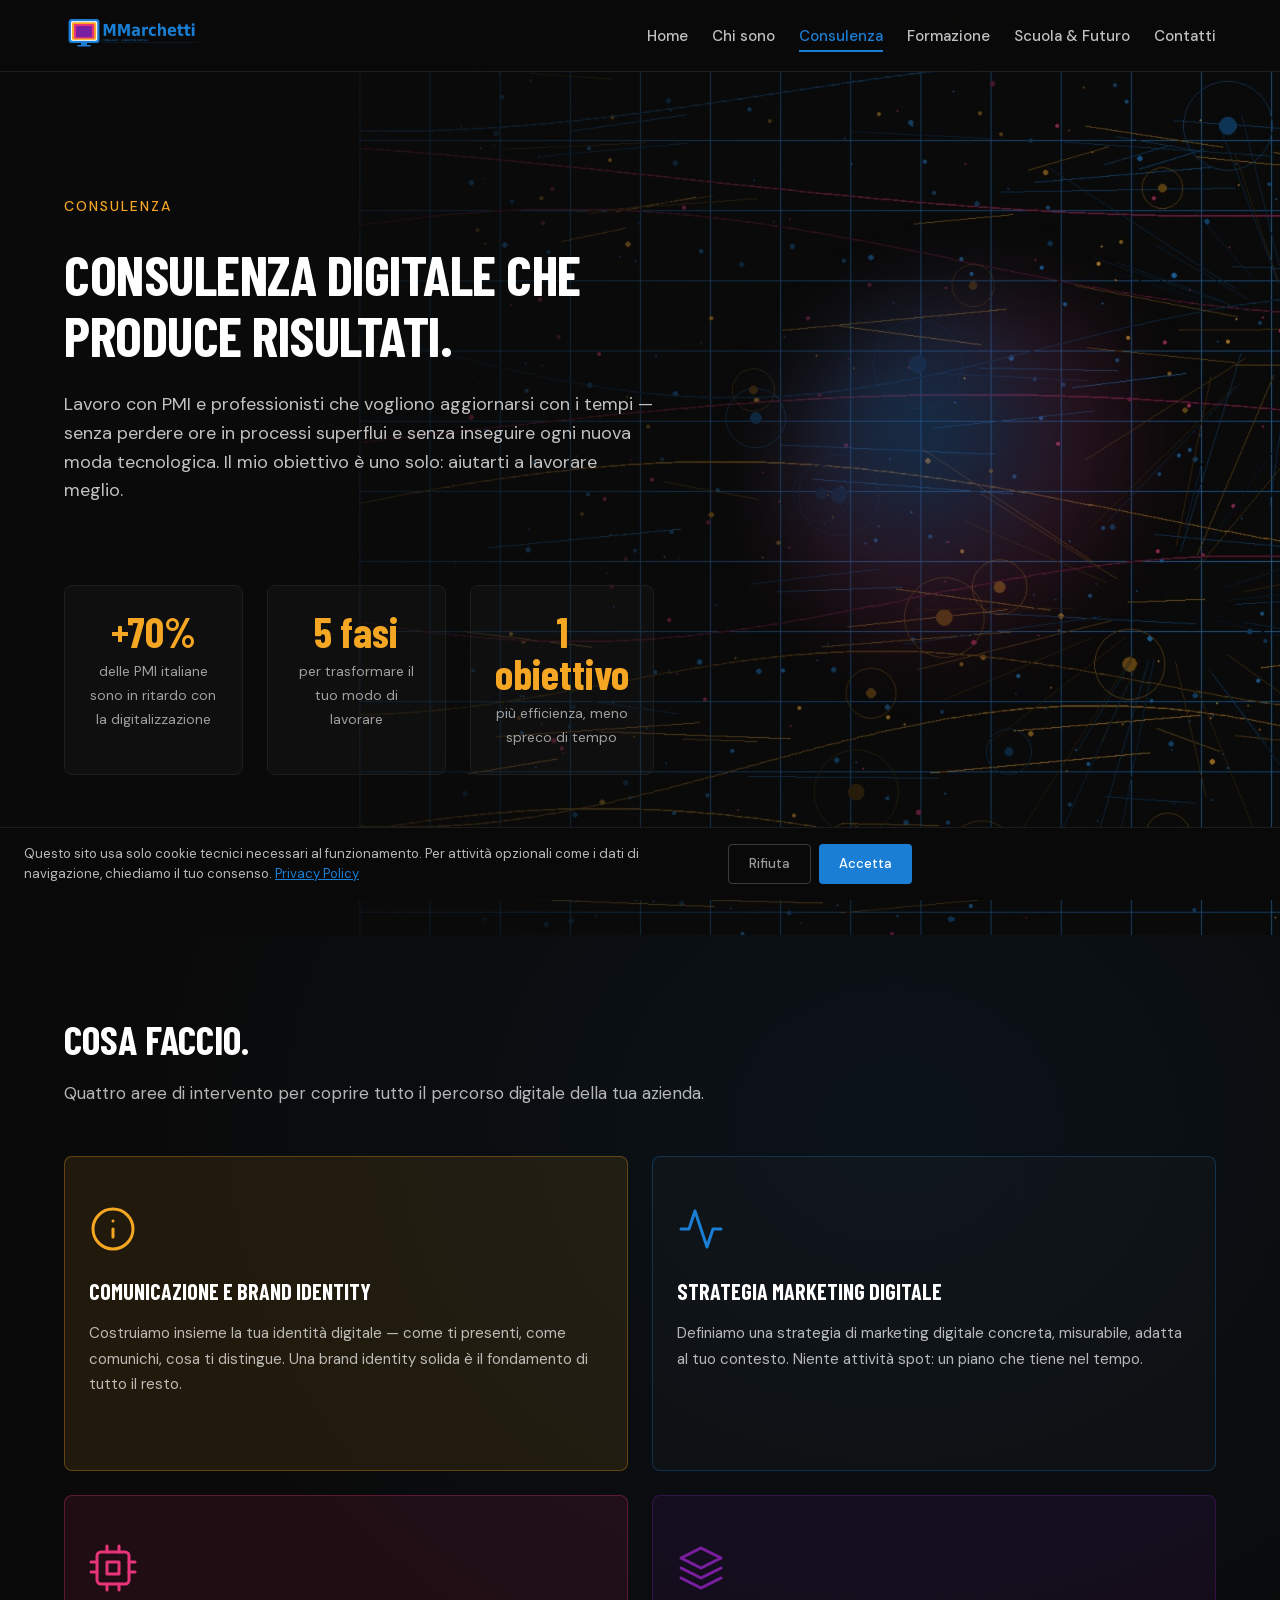
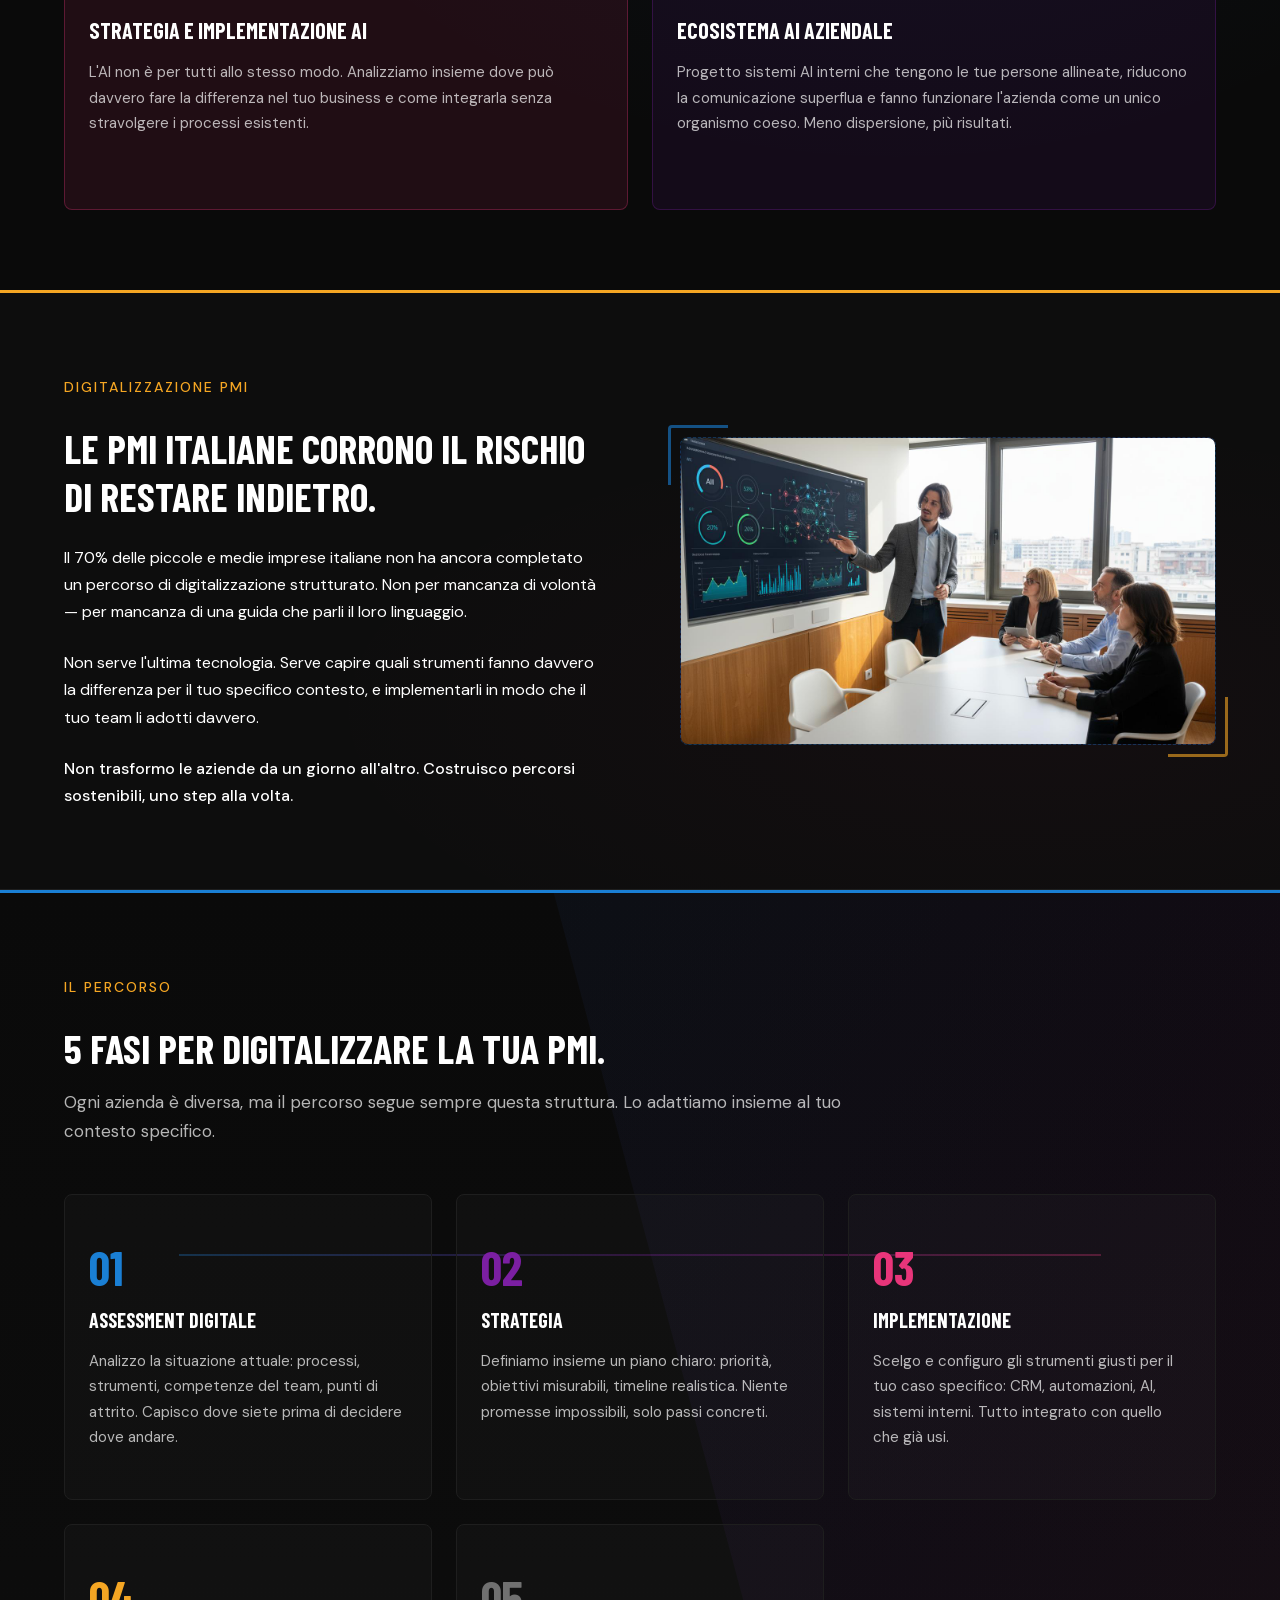
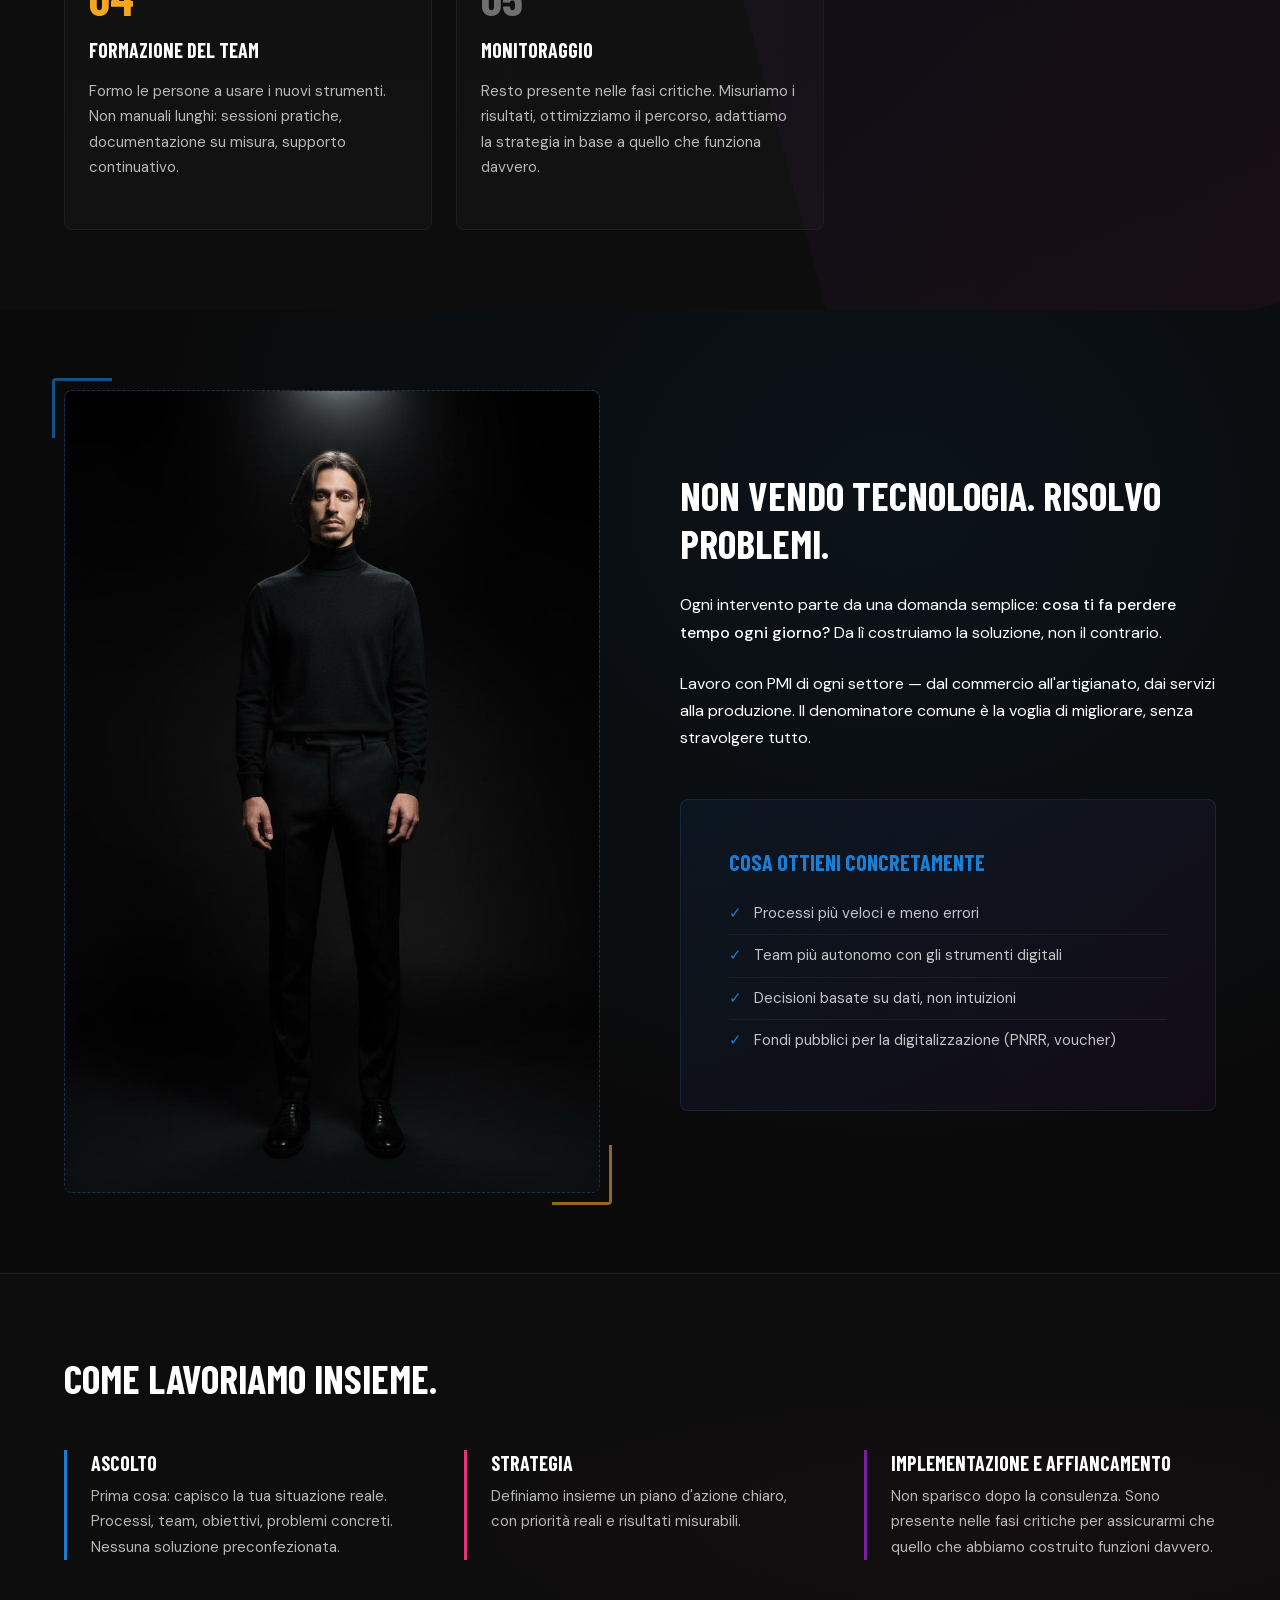
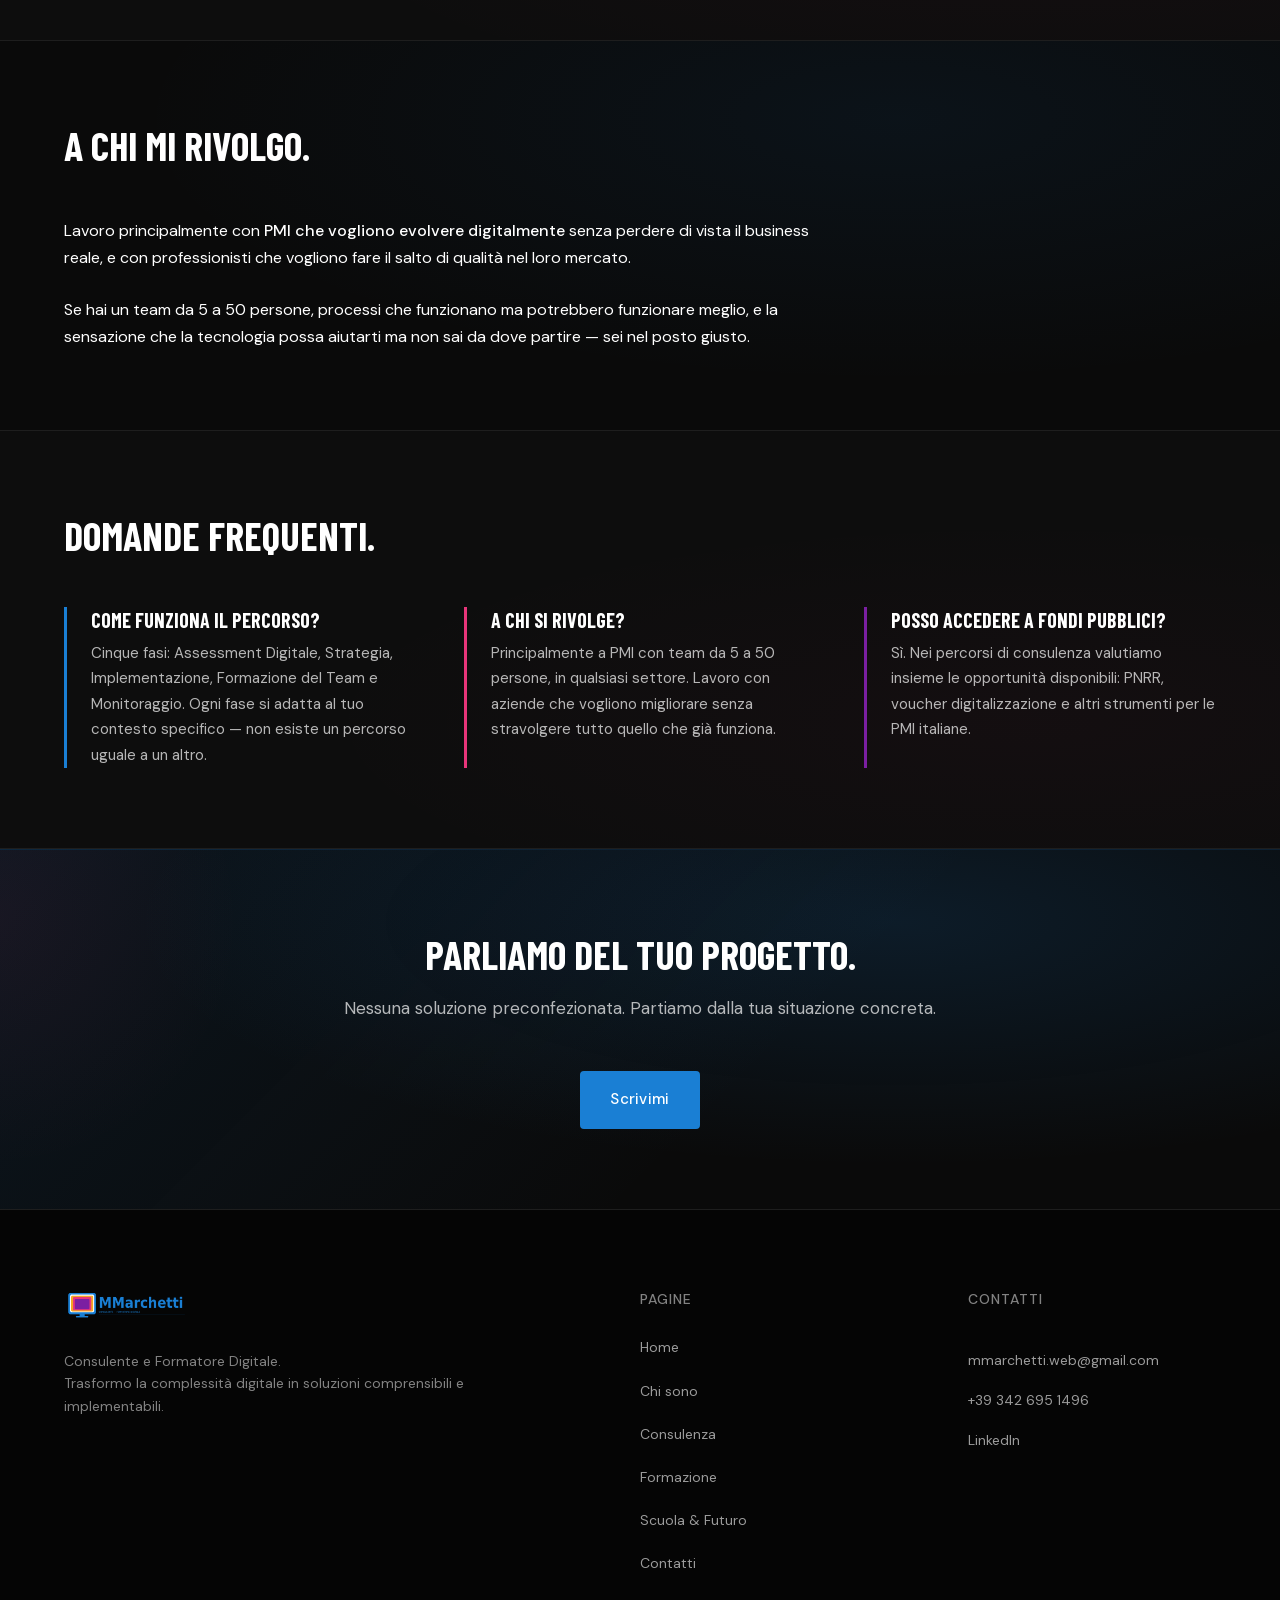
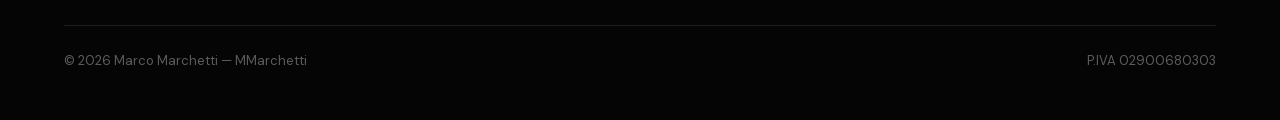
<file: consulenza.html>
<!DOCTYPE html>
<html lang="it">
<head>
  <meta charset="UTF-8">
  <meta name="viewport" content="width=device-width, initial-scale=1.0">
  <title>Consulenza Digitale e AI per PMI | MMarchetti</title>
  <meta name="description" content="Consulenza in strategia digitale, brand identity, marketing e implementazione AI per PMI e professionisti. Soluzioni concrete per la digitalizzazione.">
  <meta name="author" content="Marco Marchetti">
  <meta name="robots" content="index, follow">
  <link rel="canonical" href="https://mmarchetti.web/consulenza.html">

  <!-- Open Graph -->
  <meta property="og:title" content="Consulenza Digitale e AI per PMI | MMarchetti">
  <meta property="og:description" content="Consulenza in strategia digitale, brand identity, marketing e implementazione AI per PMI e professionisti.">
  <meta property="og:type" content="website">
  <meta property="og:url" content="https://mmarchetti.web/consulenza.html">
  <meta property="og:image" content="https://mmarchetti.web/assets/images/logo_mmarchetti_1.png">
  <meta property="og:locale" content="it_IT">
  <meta property="og:site_name" content="MMarchetti">

  <!-- Twitter Card -->
  <meta name="twitter:card" content="summary_large_image">
  <meta name="twitter:title" content="Consulenza Digitale e AI per PMI | MMarchetti">
  <meta name="twitter:description" content="Consulenza in strategia digitale, brand identity, marketing e implementazione AI per PMI e professionisti.">
  <meta name="twitter:image" content="https://mmarchetti.web/assets/images/logo_mmarchetti_1.png">

  <!-- Font -->
  <link rel="stylesheet" href="assets/css/fonts.css">

  <!-- CSS -->
  <link rel="stylesheet" href="assets/css/reset.css">
  <link rel="stylesheet" href="assets/css/variables.css">
  <link rel="stylesheet" href="assets/css/main.css">
  <link rel="stylesheet" href="assets/css/consulenza.css">
  <link rel="icon" href="favicon.svg" type="image/svg+xml">

  <!-- Schema.org -->
  <script type="application/ld+json">
  {
    "@context": "https://schema.org",
    "@type": "Service",
    "@id": "https://mmarchetti.it/consulenza.html#service",
    "name": "Consulenza Digitale e AI per PMI",
    "description": "Consulenza in strategia digitale, brand identity, marketing e implementazione AI per PMI italiane e professionisti. Percorso in 5 fasi: assessment digitale, strategia, implementazione, formazione del team e monitoraggio.",
    "serviceType": ["Consulenza Digitale", "Consulenza AI", "Trasformazione Digitale PMI"],
    "areaServed": {
      "@type": "Country",
      "name": "Italia"
    },
    "provider": {
      "@type": "Person",
      "@id": "https://mmarchetti.it/#marco-marchetti",
      "name": "Marco Marchetti",
      "url": "https://mmarchetti.it"
    },
    "url": "https://mmarchetti.it/consulenza.html",
    "hasOfferCatalog": {
      "@type": "OfferCatalog",
      "name": "Aree di consulenza",
      "itemListElement": [
        {"@type": "Offer", "itemOffered": {"@type": "Service", "name": "Comunicazione e Brand Identity"}},
        {"@type": "Offer", "itemOffered": {"@type": "Service", "name": "Strategia Marketing Digitale"}},
        {"@type": "Offer", "itemOffered": {"@type": "Service", "name": "Strategia e Implementazione AI"}},
        {"@type": "Offer", "itemOffered": {"@type": "Service", "name": "Ecosistema AI Aziendale"}}
      ]
    }
  }
  </script>
  <script type="application/ld+json">
  {
    "@context": "https://schema.org",
    "@type": "FAQPage",
    "mainEntity": [
      {
        "@type": "Question",
        "name": "Come funziona il percorso di consulenza digitale?",
        "acceptedAnswer": {
          "@type": "Answer",
          "text": "Il percorso di consulenza digitale segue 5 fasi: Assessment Digitale (analisi di processi, strumenti e competenze del team), Strategia (piano d'azione con priorità e obiettivi misurabili), Implementazione (scelta e configurazione degli strumenti), Formazione del Team (sessioni pratiche e supporto continuativo) e Monitoraggio (misurazione dei risultati e ottimizzazione). Ogni fase si adatta al contesto specifico dell'azienda."
        }
      },
      {
        "@type": "Question",
        "name": "A chi si rivolge la consulenza digitale di Marco Marchetti?",
        "acceptedAnswer": {
          "@type": "Answer",
          "text": "La consulenza si rivolge principalmente a PMI italiane con team da 5 a 50 persone che vogliono evolvere digitalmente, e a professionisti che vogliono fare un salto di qualità nel proprio mercato. Marco Marchetti lavora con aziende di ogni settore: dal commercio all'artigianato, dai servizi alla produzione."
        }
      },
      {
        "@type": "Question",
        "name": "Quali risultati produce la consulenza digitale per PMI?",
        "acceptedAnswer": {
          "@type": "Answer",
          "text": "I risultati concreti includono: processi più veloci e meno errori, team più autonomo con gli strumenti digitali, decisioni basate su dati anziché su intuizioni, e supporto nell'accesso a fondi pubblici per la digitalizzazione come PNRR e voucher digitalizzazione."
        }
      },
      {
        "@type": "Question",
        "name": "È possibile accedere a finanziamenti pubblici per la digitalizzazione delle PMI?",
        "acceptedAnswer": {
          "@type": "Answer",
          "text": "Sì. Nell'ambito dei percorsi di consulenza vengono valutate le opportunità di finanziamento disponibili per le PMI italiane, inclusi fondi PNRR e voucher digitalizzazione."
        }
      }
    ]
  }
  </script>
</head>
<body>

  <!-- Navbar -->
  <header>
    <nav class="navbar" aria-label="Navigazione principale">
      <div class="container">
        <a href="index.html" class="navbar-logo" aria-label="MMarchetti — torna alla home">
          <img src="assets/images/logo_mmarchetti_1.png" alt="MMarchetti logo" width="120" height="40">
        </a>
        <button class="navbar-hamburger" aria-label="Apri menu di navigazione" aria-expanded="false" aria-controls="main-nav">
          <span></span>
          <span></span>
          <span></span>
        </button>
        <ul class="navbar-nav" id="main-nav" role="list">
          <li><a href="index.html">Home</a></li>
          <li><a href="chi-sono.html">Chi sono</a></li>
          <li><a href="consulenza.html">Consulenza</a></li>
          <li><a href="formazione.html">Formazione</a></li>
          <li><a href="scuola-futuro.html">Scuola &amp; Futuro</a></li>
          <li><a href="contatti.html">Contatti</a></li>
        </ul>
      </div>
    </nav>
  </header>

  <main>

    <!-- Hero pagina -->
    <section class="hero section-dark" aria-labelledby="page-title">
      <div class="hero-bg" aria-hidden="true"></div>
      <div class="container">
        <div class="hero-inner">
          <div class="hero-text slide-up">
            <span class="hero-label">Consulenza</span>
            <h1 id="page-title">Consulenza digitale che produce risultati.</h1>
            <p class="hero-subtitle">Lavoro con PMI e professionisti che vogliono aggiornarsi con i tempi — senza perdere ore in processi superflui e senza inseguire ogni nuova moda tecnologica. Il mio obiettivo è uno solo: aiutarti a lavorare meglio.</p>

            <!-- Stats -->
            <div class="pmi-hero-stats">
              <div class="pmi-stat fade-in">
                <div class="pmi-stat-number">+70%</div>
                <div class="pmi-stat-label">delle PMI italiane sono in ritardo con la digitalizzazione</div>
              </div>
              <div class="pmi-stat fade-in">
                <div class="pmi-stat-number">5 fasi</div>
                <div class="pmi-stat-label">per trasformare il tuo modo di lavorare</div>
              </div>
              <div class="pmi-stat fade-in">
                <div class="pmi-stat-number">1 obiettivo</div>
                <div class="pmi-stat-label">più efficienza, meno spreco di tempo</div>
              </div>
            </div>
          </div>
          <div class="hero-visual" aria-hidden="true">
            <div class="hero-orb"></div>
          </div>
        </div>
      </div>
    </section>

    <!-- Servizi -->
    <section class="section-dark" aria-labelledby="servizi-title">
      <div class="container">
        <div class="section-header fade-in">
          <h2 id="servizi-title">Cosa faccio.</h2>
          <p>Quattro aree di intervento per coprire tutto il percorso digitale della tua azienda.</p>
        </div>
        <div class="cards-grid">

          <article class="card card-arancio fade-in">
            <div class="card-icon" aria-hidden="true">
              <svg viewBox="0 0 24 24" fill="none" stroke="currentColor" stroke-width="1.5" stroke-linecap="round" stroke-linejoin="round">
                <circle cx="12" cy="12" r="10"></circle>
                <path d="M12 16v-4M12 8h.01"></path>
              </svg>
            </div>
            <h3>Comunicazione e Brand Identity</h3>
            <p>Costruiamo insieme la tua identità digitale — come ti presenti, come comunichi, cosa ti distingue. Una brand identity solida è il fondamento di tutto il resto.</p>
          </article>

          <article class="card fade-in">
            <div class="card-icon" aria-hidden="true">
              <svg viewBox="0 0 24 24" fill="none" stroke="currentColor" stroke-width="1.5" stroke-linecap="round" stroke-linejoin="round">
                <polyline points="22 12 18 12 15 21 9 3 6 12 2 12"></polyline>
              </svg>
            </div>
            <h3>Strategia Marketing Digitale</h3>
            <p>Definiamo una strategia di marketing digitale concreta, misurabile, adatta al tuo contesto. Niente attività spot: un piano che tiene nel tempo.</p>
          </article>

          <article class="card card-magenta fade-in">
            <div class="card-icon" aria-hidden="true">
              <svg viewBox="0 0 24 24" fill="none" stroke="currentColor" stroke-width="1.5" stroke-linecap="round" stroke-linejoin="round">
                <rect x="4" y="4" width="16" height="16" rx="2" ry="2"></rect>
                <rect x="9" y="9" width="6" height="6"></rect>
                <line x1="9" y1="1" x2="9" y2="4"></line>
                <line x1="15" y1="1" x2="15" y2="4"></line>
                <line x1="9" y1="20" x2="9" y2="23"></line>
                <line x1="15" y1="20" x2="15" y2="23"></line>
                <line x1="20" y1="9" x2="23" y2="9"></line>
                <line x1="20" y1="14" x2="23" y2="14"></line>
                <line x1="1" y1="9" x2="4" y2="9"></line>
                <line x1="1" y1="14" x2="4" y2="14"></line>
              </svg>
            </div>
            <h3>Strategia e Implementazione AI</h3>
            <p>L'AI non è per tutti allo stesso modo. Analizziamo insieme dove può davvero fare la differenza nel tuo business e come integrarla senza stravolgere i processi esistenti.</p>
          </article>

          <article class="card card-viola fade-in">
            <div class="card-icon" aria-hidden="true">
              <svg viewBox="0 0 24 24" fill="none" stroke="currentColor" stroke-width="1.5" stroke-linecap="round" stroke-linejoin="round">
                <path d="M12 2L2 7l10 5 10-5-10-5z"></path>
                <path d="M2 17l10 5 10-5"></path>
                <path d="M2 12l10 5 10-5"></path>
              </svg>
            </div>
            <h3>Ecosistema AI Aziendale</h3>
            <p>Progetto sistemi AI interni che tengono le tue persone allineate, riducono la comunicazione superflua e fanno funzionare l'azienda come un unico organismo coeso. Meno dispersione, più risultati.</p>
          </article>

        </div>
      </div>
    </section>

    <!-- PMI Digitalizzazione — Problema -->
    <section class="section-accent section-top-arancio" aria-labelledby="pmi-problema-title">
      <div class="container">
        <div class="content-image-layout fade-in">
          <div class="content-side">
            <span class="hero-label">Digitalizzazione PMI</span>
            <h2 id="pmi-problema-title">Le PMI italiane corrono il rischio di restare indietro.</h2>
            <div class="mt-md">
              <p>Il 70% delle piccole e medie imprese italiane non ha ancora completato un percorso di digitalizzazione strutturato. Non per mancanza di volontà — per mancanza di una guida che parli il loro linguaggio.</p>
              <p class="mt-md">Non serve l'ultima tecnologia. Serve capire quali strumenti fanno davvero la differenza per il tuo specifico contesto, e implementarli in modo che il tuo team li adotti davvero.</p>
              <p class="mt-md"><strong>Non trasformo le aziende da un giorno all'altro. Costruisco percorsi sostenibili, uno step alla volta.</strong></p>
            </div>
          </div>
          <div class="image-side">
            <div class="image-frame">
              <div class="image-placeholder image-hero">
                <img src="assets/images/consulenza_me_v1_ai_workshop.jpg" alt="Marco Marchetti presenta una dashboard AI a un team aziendale durante una sessione di consulenza" width="1344" height="768" loading="lazy">
              </div>
            </div>
          </div>
        </div>
      </div>
    </section>

    <!-- PMI — Il percorso di digitalizzazione -->
    <section class="section-gradient section-top-blu" aria-labelledby="percorso-title">
      <div class="container">
        <div class="section-header fade-in">
          <span class="hero-label">Il percorso</span>
          <h2 id="percorso-title">5 fasi per digitalizzare la tua PMI.</h2>
          <p>Ogni azienda è diversa, ma il percorso segue sempre questa struttura. Lo adattiamo insieme al tuo contesto specifico.</p>
        </div>
        <div class="steps-list steps-connected fade-in">

          <div class="step-item">
            <div class="step-number step-number--blu">01</div>
            <h3>Assessment Digitale</h3>
            <p>Analizzo la situazione attuale: processi, strumenti, competenze del team, punti di attrito. Capisco dove siete prima di decidere dove andare.</p>
          </div>

          <div class="step-item">
            <div class="step-number step-number--viola">02</div>
            <h3>Strategia</h3>
            <p>Definiamo insieme un piano chiaro: priorità, obiettivi misurabili, timeline realistica. Niente promesse impossibili, solo passi concreti.</p>
          </div>

          <div class="step-item">
            <div class="step-number step-number--magenta">03</div>
            <h3>Implementazione</h3>
            <p>Scelgo e configuro gli strumenti giusti per il tuo caso specifico: CRM, automazioni, AI, sistemi interni. Tutto integrato con quello che già usi.</p>
          </div>

          <div class="step-item">
            <div class="step-number step-number--arancio">04</div>
            <h3>Formazione del Team</h3>
            <p>Formo le persone a usare i nuovi strumenti. Non manuali lunghi: sessioni pratiche, documentazione su misura, supporto continuativo.</p>
          </div>

          <div class="step-item">
            <div class="step-number step-number--faded">05</div>
            <h3>Monitoraggio</h3>
            <p>Resto presente nelle fasi critiche. Misuriamo i risultati, ottimizziamo il percorso, adattiamo la strategia in base a quello che funziona davvero.</p>
          </div>

        </div>
      </div>
    </section>

    <!-- PMI — Immagine + Focus -->
    <section class="section-dark" aria-labelledby="pmi-focus-title">
      <div class="container">
        <div class="content-image-layout reverse fade-in">
          <div class="content-side">
            <h2 id="pmi-focus-title">Non vendo tecnologia. Risolvo problemi.</h2>
            <div class="mt-md">
              <p>Ogni intervento parte da una domanda semplice: <strong>cosa ti fa perdere tempo ogni giorno?</strong> Da lì costruiamo la soluzione, non il contrario.</p>
              <p class="mt-md">Lavoro con PMI di ogni settore — dal commercio all'artigianato, dai servizi alla produzione. Il denominatore comune è la voglia di migliorare, senza stravolgere tutto.</p>
            </div>
            <div class="pmi-highlight mt-lg">
              <h3>Cosa ottieni concretamente</h3>
              <ul class="benefit-list">
                <li class="benefit-list__item"><span class="benefit-list__icon">&#10003;</span> Processi più veloci e meno errori</li>
                <li class="benefit-list__item"><span class="benefit-list__icon">&#10003;</span> Team più autonomo con gli strumenti digitali</li>
                <li class="benefit-list__item"><span class="benefit-list__icon">&#10003;</span> Decisioni basate su dati, non intuizioni</li>
                <li class="benefit-list__item"><span class="benefit-list__icon">&#10003;</span> Fondi pubblici per la digitalizzazione (PNRR, voucher)</li>
              </ul>
            </div>
          </div>
          <div class="image-side">
            <div class="image-frame">
              <div class="image-placeholder image-portrait">
                <img src="assets/images/web_designer_pro_v6_dramatic.jpg" alt="Marco Marchetti, consulente digitale" width="832" height="1248" loading="lazy">
              </div>
            </div>
          </div>
        </div>
      </div>
    </section>

    <!-- Come lavoriamo -->
    <section class="section-accent" aria-labelledby="processo-title">
      <div class="container">
        <div class="section-header fade-in">
          <h2 id="processo-title">Come lavoriamo insieme.</h2>
        </div>
        <div class="claims-grid fade-in">

          <div class="claim-item">
            <h3>Ascolto</h3>
            <p>Prima cosa: capisco la tua situazione reale. Processi, team, obiettivi, problemi concreti. Nessuna soluzione preconfezionata.</p>
          </div>

          <div class="claim-item magenta">
            <h3>Strategia</h3>
            <p>Definiamo insieme un piano d'azione chiaro, con priorità reali e risultati misurabili.</p>
          </div>

          <div class="claim-item viola">
            <h3>Implementazione e affiancamento</h3>
            <p>Non sparisco dopo la consulenza. Sono presente nelle fasi critiche per assicurarmi che quello che abbiamo costruito funzioni davvero.</p>
          </div>

        </div>
      </div>
    </section>

    <!-- A chi mi rivolgo -->
    <section class="section-dark" aria-labelledby="target-title">
      <div class="container">
        <div class="section-header fade-in">
          <h2 id="target-title">A chi mi rivolgo.</h2>
        </div>
        <div class="intro-text fade-in">
          <p>Lavoro principalmente con <strong>PMI che vogliono evolvere digitalmente</strong> senza perdere di vista il business reale, e con professionisti che vogliono fare il salto di qualità nel loro mercato.</p>
          <p class="mt-md">Se hai un team da 5 a 50 persone, processi che funzionano ma potrebbero funzionare meglio, e la sensazione che la tecnologia possa aiutarti ma non sai da dove partire — sei nel posto giusto.</p>
        </div>
      </div>
    </section>

    <!-- FAQ -->
    <section class="section-accent" aria-labelledby="faq-consulenza-title">
      <div class="container">
        <div class="section-header fade-in">
          <h2 id="faq-consulenza-title">Domande frequenti.</h2>
        </div>
        <div class="claims-grid fade-in">
          <div class="claim-item">
            <h3>Come funziona il percorso?</h3>
            <p>Cinque fasi: Assessment Digitale, Strategia, Implementazione, Formazione del Team e Monitoraggio. Ogni fase si adatta al tuo contesto specifico — non esiste un percorso uguale a un altro.</p>
          </div>
          <div class="claim-item magenta">
            <h3>A chi si rivolge?</h3>
            <p>Principalmente a PMI con team da 5 a 50 persone, in qualsiasi settore. Lavoro con aziende che vogliono migliorare senza stravolgere tutto quello che già funziona.</p>
          </div>
          <div class="claim-item viola">
            <h3>Posso accedere a fondi pubblici?</h3>
            <p>Sì. Nei percorsi di consulenza valutiamo insieme le opportunità disponibili: PNRR, voucher digitalizzazione e altri strumenti per le PMI italiane.</p>
          </div>
        </div>
      </div>
    </section>

    <!-- CTA -->
    <section class="cta-section" aria-labelledby="cta-consulenza-title">
      <div class="container text-center">
        <h2 id="cta-consulenza-title" class="fade-in">Parliamo del tuo progetto.</h2>
        <p class="fade-in">Nessuna soluzione preconfezionata. Partiamo dalla tua situazione concreta.</p>
        <a href="contatti.html" class="btn btn-primary fade-in" aria-label="Contattami per la consulenza">Scrivimi</a>
      </div>
    </section>

  </main>

  <!-- Footer -->
  <footer>
    <div class="container">
      <div class="footer-grid">
        <div class="footer-brand">
          <a href="index.html" aria-label="MMarchetti — torna alla home">
            <img src="assets/images/logo_mmarchetti_1.png" alt="MMarchetti logo" width="100" height="34" loading="lazy">
          </a>
          <p class="mt-md">Consulente e Formatore Digitale.<br>Trasformo la complessità digitale in soluzioni comprensibili e implementabili.</p>
        </div>
        <nav class="footer-nav" aria-label="Navigazione footer">
          <h4>Pagine</h4>
          <ul role="list">
            <li><a href="index.html">Home</a></li>
            <li><a href="chi-sono.html">Chi sono</a></li>
            <li><a href="consulenza.html">Consulenza</a></li>
            <li><a href="formazione.html">Formazione</a></li>
            <li><a href="scuola-futuro.html">Scuola &amp; Futuro</a></li>
            <li><a href="contatti.html">Contatti</a></li>
          </ul>
        </nav>
        <div class="footer-contatti">
          <h4>Contatti</h4>
          <a href="mailto:mmarchetti.web@gmail.com" aria-label="Scrivi una email a Marco Marchetti">mmarchetti.web@gmail.com</a>
          <a href="tel:+393426951496" aria-label="Chiama Marco Marchetti">+39 342 695 1496</a>
          <a href="https://www.linkedin.com/in/marco-marchetti-a929b1320" target="_blank" rel="noopener noreferrer" aria-label="Profilo LinkedIn di Marco Marchetti">LinkedIn</a>
        </div>
      </div>
      <div class="footer-bottom">
        <p>&copy; <span id="copyright-year">2026</span> Marco Marchetti — MMarchetti</p>
        <p>P.IVA 02900680303</p>
      </div>
    </div>
  </footer>

    <div id="cookie-banner" class="cookie-banner cookie-hidden" role="region" aria-label="Informativa cookie">
    <p class="cookie-banner__text">Questo sito usa solo cookie tecnici necessari al funzionamento. Per attività opzionali come i dati di navigazione, chiediamo il tuo consenso. <a href="privacy.html">Privacy Policy</a></p>
    <div class="cookie-banner__actions">
      <button id="cookie-decline-btn" class="cookie-banner__btn cookie-banner__btn--outline">Rifiuta</button>
      <button id="cookie-ok-btn" class="cookie-banner__btn">Accetta</button>
    </div>
  </div>
  <div class="custom-cursor" aria-hidden="true"></div>
  <script src="assets/js/main.js"></script>
</body>
</html>
</file>
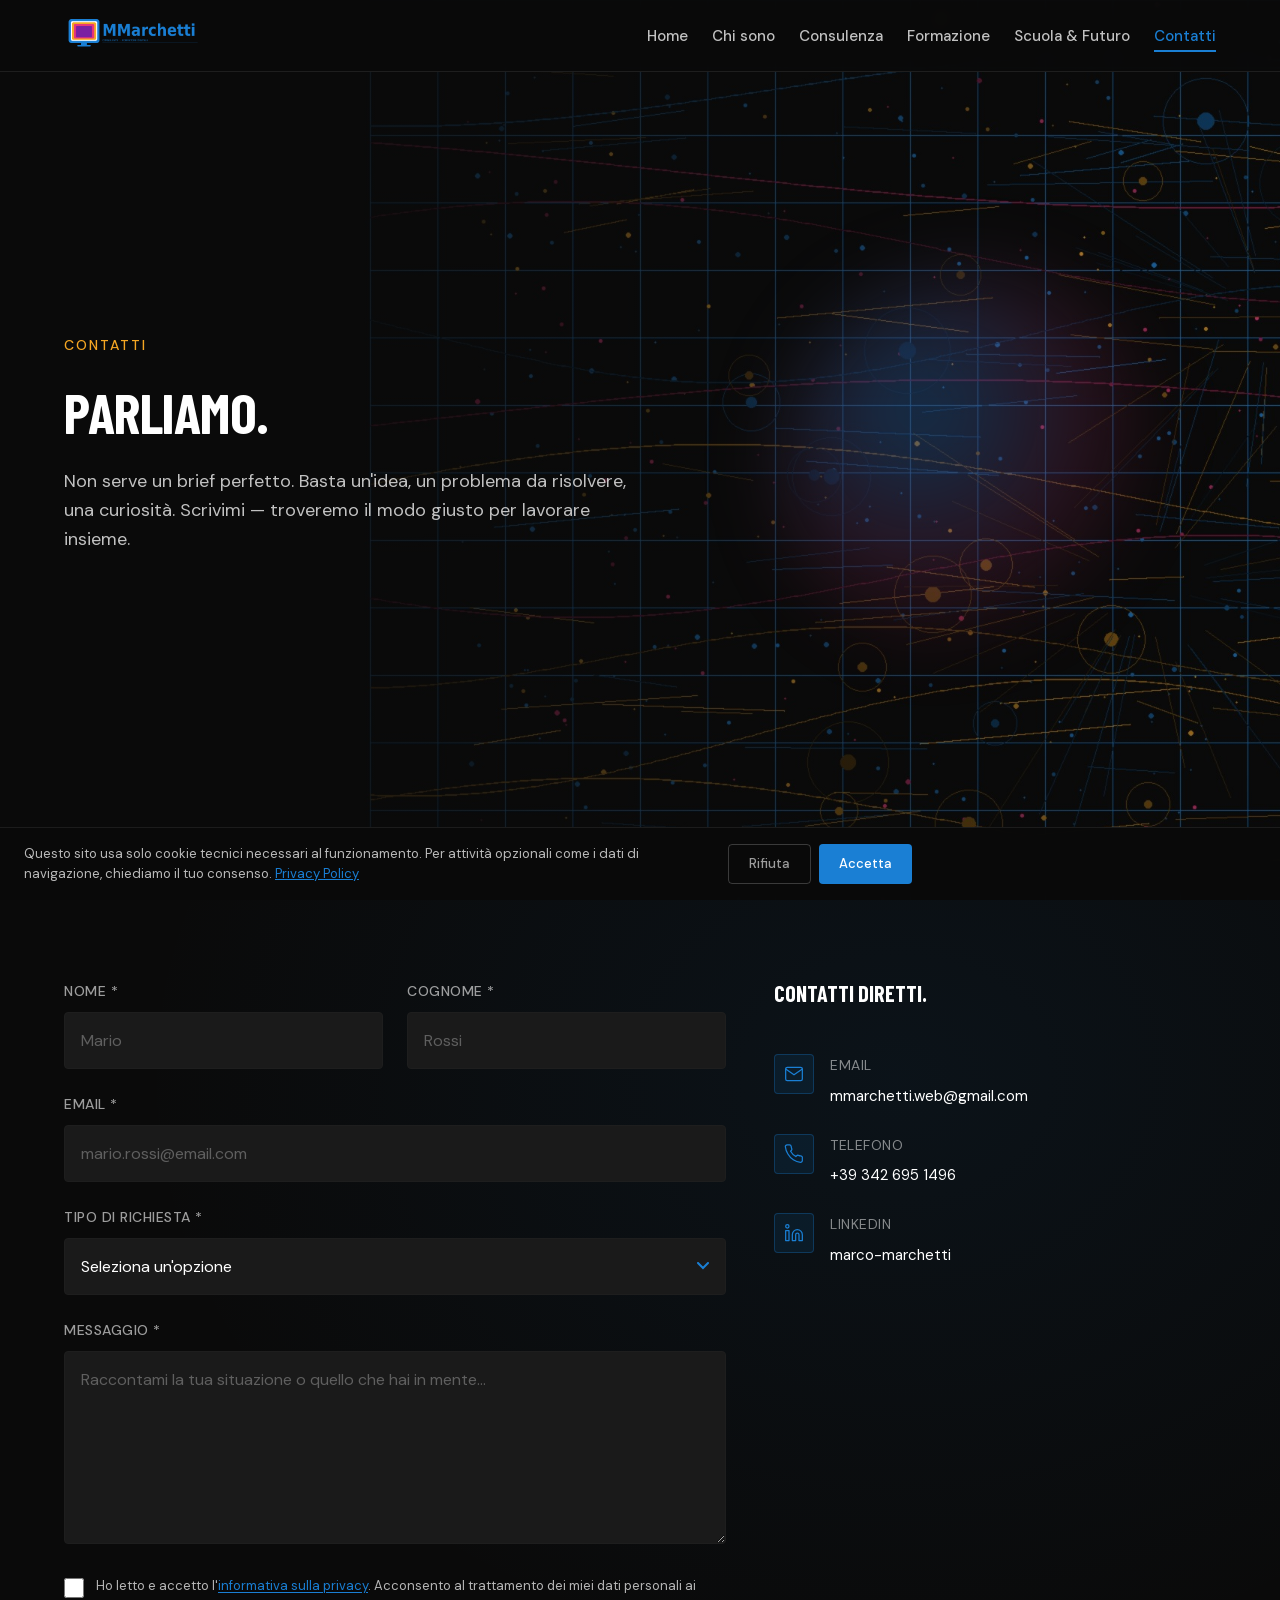
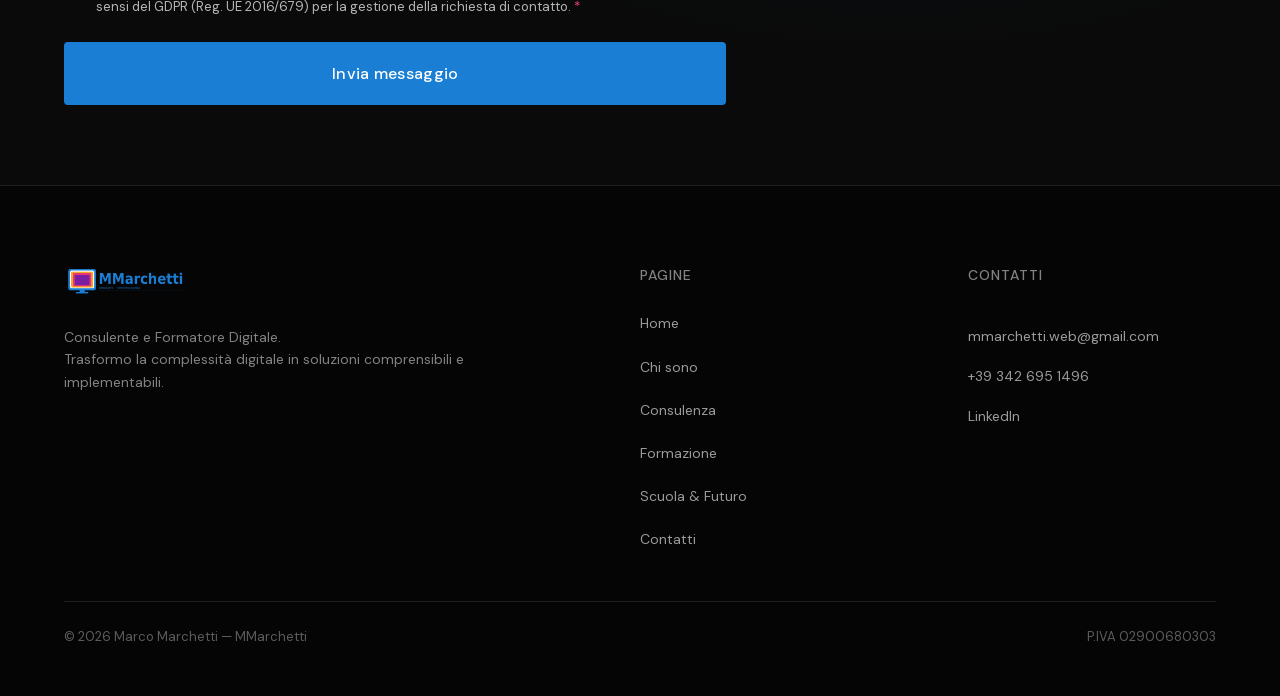
<file: contatti.html>
<!DOCTYPE html>
<html lang="it">
<head>
  <meta charset="UTF-8">
  <meta name="viewport" content="width=device-width, initial-scale=1.0">
  <title>Contatti | MMarchetti — Marco Marchetti</title>
  <meta name="description" content="Contatta Marco Marchetti per consulenza digitale, formazione o progetti nelle scuole. Scrivi una mail o compila il form.">
  <meta name="author" content="Marco Marchetti">
  <meta name="robots" content="index, follow">
  <link rel="canonical" href="https://mmarchetti.web/contatti.html">

  <!-- Open Graph -->
  <meta property="og:title" content="Contatti | MMarchetti — Marco Marchetti">
  <meta property="og:description" content="Contatta Marco Marchetti per consulenza digitale, formazione o progetti nelle scuole. Scrivi una mail o compila il form.">
  <meta property="og:type" content="website">
  <meta property="og:url" content="https://mmarchetti.web/contatti.html">
  <meta property="og:image" content="https://mmarchetti.web/assets/images/logo_mmarchetti_1.png">
  <meta property="og:locale" content="it_IT">
  <meta property="og:site_name" content="MMarchetti">

  <!-- Twitter Card -->
  <meta name="twitter:card" content="summary_large_image">
  <meta name="twitter:title" content="Contatti | MMarchetti — Marco Marchetti">
  <meta name="twitter:description" content="Contatta Marco Marchetti per consulenza digitale, formazione o progetti nelle scuole.">
  <meta name="twitter:image" content="https://mmarchetti.web/assets/images/logo_mmarchetti_1.png">

  <!-- Font -->
  <link rel="stylesheet" href="assets/css/fonts.css">

  <!-- CSS -->
  <link rel="stylesheet" href="assets/css/reset.css">
  <link rel="stylesheet" href="assets/css/variables.css">
  <link rel="stylesheet" href="assets/css/main.css">
  <link rel="stylesheet" href="assets/css/contatti.css">
  <link rel="icon" href="favicon.svg" type="image/svg+xml">

  <!-- Schema.org -->
  <script type="application/ld+json">
  {
    "@context": "https://schema.org",
    "@type": "ContactPage",
    "url": "https://mmarchetti.it/contatti.html",
    "name": "Contatti — Marco Marchetti",
    "description": "Contatta Marco Marchetti per un progetto di consulenza digitale, formazione o educazione digitale nelle scuole.",
    "mainEntity": {
      "@type": "Person",
      "@id": "https://mmarchetti.it/#marco-marchetti",
      "name": "Marco Marchetti",
      "email": "mmarchetti.web@gmail.com",
      "telephone": "+393426951496",
      "url": "https://mmarchetti.it"
    }
  }
  </script>
</head>
<body>

  <!-- Navbar -->
  <header>
    <nav class="navbar" aria-label="Navigazione principale">
      <div class="container">
        <a href="index.html" class="navbar-logo" aria-label="MMarchetti — torna alla home">
          <img src="assets/images/logo_mmarchetti_1.png" alt="MMarchetti logo" width="120" height="40">
        </a>
        <button class="navbar-hamburger" aria-label="Apri menu di navigazione" aria-expanded="false" aria-controls="main-nav">
          <span></span>
          <span></span>
          <span></span>
        </button>
        <ul class="navbar-nav" id="main-nav" role="list">
          <li><a href="index.html">Home</a></li>
          <li><a href="chi-sono.html">Chi sono</a></li>
          <li><a href="consulenza.html">Consulenza</a></li>
          <li><a href="formazione.html">Formazione</a></li>
          <li><a href="scuola-futuro.html">Scuola &amp; Futuro</a></li>
          <li><a href="contatti.html">Contatti</a></li>
        </ul>
      </div>
    </nav>
  </header>

  <main>

    <!-- Hero pagina -->
    <section class="hero section-dark" aria-labelledby="page-title">
      <div class="hero-bg" aria-hidden="true"></div>
      <div class="container">
        <div class="hero-inner">
          <div class="hero-text slide-up">
            <span class="hero-label">Contatti</span>
            <h1 id="page-title">Parliamo.</h1>
            <p class="hero-subtitle">Non serve un brief perfetto. Basta un'idea, un problema da risolvere, una curiosità. Scrivimi — troveremo il modo giusto per lavorare insieme.</p>
          </div>
          <div class="hero-visual" aria-hidden="true">
            <div class="hero-orb"></div>
          </div>
        </div>
      </div>
    </section>

    <!-- Form + Contatti -->
    <section class="section-dark" aria-labelledby="contatti-title">
      <div class="container">
        <div class="contatti-layout">

          <!-- Form -->
          <div class="fade-in">
            <h2 id="contatti-title" class="visually-hidden">Form di contatto</h2>
            <form
              action="https://formspree.io/f/mdajbrpo"
              method="POST"
              aria-label="Form di contatto"
            >
              <input type="hidden" name="_subject" value="Nuovo contatto da mmarchetti.web">
              <input type="hidden" name="_language" value="it">
              <div class="form-row">
                <div class="form-group">
                  <label for="nome">Nome <span aria-hidden="true">*</span></label>
                  <input
                    type="text"
                    id="nome"
                    name="Nome"
                    placeholder="Mario"
                    required
                    autocomplete="given-name"
                    aria-required="true"
                  >
                </div>
                <div class="form-group">
                  <label for="cognome">Cognome <span aria-hidden="true">*</span></label>
                  <input
                    type="text"
                    id="cognome"
                    name="Cognome"
                    placeholder="Rossi"
                    required
                    autocomplete="family-name"
                    aria-required="true"
                  >
                </div>
              </div>

              <div class="form-group">
                <label for="email">Email <span aria-hidden="true">*</span></label>
                <input
                  type="email"
                  id="email"
                  name="Email"
                  placeholder="mario.rossi@email.com"
                  required
                  autocomplete="email"
                  aria-required="true"
                >
              </div>

              <div class="form-group">
                <label for="tipo-richiesta">Tipo di richiesta <span aria-hidden="true">*</span></label>
                <select
                  id="tipo-richiesta"
                  name="Tipo di richiesta"
                  required
                  aria-required="true"
                >
                  <option value="" disabled selected>Seleziona un'opzione</option>
                  <option value="Consulenza aziendale">Consulenza aziendale</option>
                  <option value="Formazione">Formazione</option>
                  <option value="Progetto scolastico">Progetto scolastico</option>
                  <option value="Altro">Altro</option>
                </select>
              </div>

              <div class="form-group">
                <label for="messaggio">Messaggio <span aria-hidden="true">*</span></label>
                <textarea
                  id="messaggio"
                  name="Messaggio"
                  placeholder="Raccontami la tua situazione o quello che hai in mente..."
                  required
                  aria-required="true"
                  rows="6"
                ></textarea>
              </div>

              <!-- GDPR Consenso -->
              <div class="form-group form-gdpr">
                <label class="gdpr-label" for="gdpr-consenso">
                  <input
                    type="checkbox"
                    id="gdpr-consenso"
                    name="Consenso GDPR"
                    value="Acconsentito"
                    required
                    aria-required="true"
                  >
                  <span class="gdpr-text">
                    Ho letto e accetto l'<a href="privacy.html" target="_blank">informativa sulla privacy</a>. Acconsento al trattamento dei miei dati personali ai sensi del GDPR (Reg. UE 2016/679) per la gestione della richiesta di contatto. <span class="gdpr-required" aria-hidden="true">*</span>
                  </span>
                </label>
              </div>

              <button type="submit" class="btn btn-primary form-submit" aria-label="Invia il messaggio a Marco Marchetti">
                Invia messaggio
              </button>
            </form>
          </div>

          <!-- Contatti diretti -->
          <aside class="contatti-diretti fade-in" aria-label="Contatti diretti">
            <h2 class="mb-md contatti-heading">Contatti diretti.</h2>

            <div class="contatto-item">
              <div class="contatto-icon" aria-hidden="true">
                <!-- Email icon -->
                <svg viewBox="0 0 24 24" fill="none" stroke="currentColor" stroke-width="1.5" stroke-linecap="round" stroke-linejoin="round">
                  <path d="M4 4h16c1.1 0 2 .9 2 2v12c0 1.1-.9 2-2 2H4c-1.1 0-2-.9-2-2V6c0-1.1.9-2 2-2z"></path>
                  <polyline points="22,6 12,13 2,6"></polyline>
                </svg>
              </div>
              <div>
                <span class="contatto-label">Email</span>
                <a href="mailto:mmarchetti.web@gmail.com" class="contatto-value" aria-label="Scrivi una email a Marco Marchetti">mmarchetti.web@gmail.com</a>
              </div>
            </div>

            <div class="contatto-item">
              <div class="contatto-icon" aria-hidden="true">
                <!-- Phone icon -->
                <svg viewBox="0 0 24 24" fill="none" stroke="currentColor" stroke-width="1.5" stroke-linecap="round" stroke-linejoin="round">
                  <path d="M22 16.92v3a2 2 0 0 1-2.18 2 19.79 19.79 0 0 1-8.63-3.07A19.5 19.5 0 0 1 4.69 12a19.79 19.79 0 0 1-3.07-8.67A2 2 0 0 1 3.6 1.18h3a2 2 0 0 1 2 1.72c.127.96.361 1.903.7 2.81a2 2 0 0 1-.45 2.11L7.91 8.77a16 16 0 0 0 6.29 6.29l.96-.96a2 2 0 0 1 2.11-.45c.907.339 1.85.573 2.81.7A2 2 0 0 1 22 16.92z"></path>
                </svg>
              </div>
              <div>
                <span class="contatto-label">Telefono</span>
                <a href="tel:+393426951496" class="contatto-value" aria-label="Chiama Marco Marchetti">+39 342 695 1496</a>
              </div>
            </div>

            <div class="contatto-item">
              <div class="contatto-icon" aria-hidden="true">
                <!-- LinkedIn icon -->
                <svg viewBox="0 0 24 24" fill="none" stroke="currentColor" stroke-width="1.5" stroke-linecap="round" stroke-linejoin="round">
                  <path d="M16 8a6 6 0 0 1 6 6v7h-4v-7a2 2 0 0 0-2-2 2 2 0 0 0-2 2v7h-4v-7a6 6 0 0 1 6-6z"></path>
                  <rect x="2" y="9" width="4" height="12"></rect>
                  <circle cx="4" cy="4" r="2"></circle>
                </svg>
              </div>
              <div>
                <span class="contatto-label">LinkedIn</span>
                <a
                  href="https://www.linkedin.com/in/marco-marchetti-a929b1320"
                  target="_blank"
                  rel="noopener noreferrer"
                  class="contatto-value"
                  aria-label="Profilo LinkedIn di Marco Marchetti"
                >marco-marchetti</a>
              </div>
            </div>

          </aside>

        </div>
      </div>
    </section>

  </main>

  <!-- Footer -->
  <footer>
    <div class="container">
      <div class="footer-grid">
        <div class="footer-brand">
          <a href="index.html" aria-label="MMarchetti — torna alla home">
            <img src="assets/images/logo_mmarchetti_1.png" alt="MMarchetti logo" width="100" height="34" loading="lazy">
          </a>
          <p class="mt-md">Consulente e Formatore Digitale.<br>Trasformo la complessità digitale in soluzioni comprensibili e implementabili.</p>
        </div>
        <nav class="footer-nav" aria-label="Navigazione footer">
          <h4>Pagine</h4>
          <ul role="list">
            <li><a href="index.html">Home</a></li>
            <li><a href="chi-sono.html">Chi sono</a></li>
            <li><a href="consulenza.html">Consulenza</a></li>
            <li><a href="formazione.html">Formazione</a></li>
            <li><a href="scuola-futuro.html">Scuola &amp; Futuro</a></li>
            <li><a href="contatti.html">Contatti</a></li>
          </ul>
        </nav>
        <div class="footer-contatti">
          <h4>Contatti</h4>
          <a href="mailto:mmarchetti.web@gmail.com" aria-label="Scrivi una email a Marco Marchetti">mmarchetti.web@gmail.com</a>
          <a href="tel:+393426951496" aria-label="Chiama Marco Marchetti">+39 342 695 1496</a>
          <a href="https://www.linkedin.com/in/marco-marchetti-a929b1320" target="_blank" rel="noopener noreferrer" aria-label="Profilo LinkedIn di Marco Marchetti">LinkedIn</a>
        </div>
      </div>
      <div class="footer-bottom">
        <p>&copy; <span id="copyright-year">2026</span> Marco Marchetti — MMarchetti</p>
        <p>P.IVA 02900680303</p>
      </div>
    </div>
  </footer>

    <div id="cookie-banner" class="cookie-banner cookie-hidden" role="region" aria-label="Informativa cookie">
    <p class="cookie-banner__text">Questo sito usa solo cookie tecnici necessari al funzionamento. Per attività opzionali come i dati di navigazione, chiediamo il tuo consenso. <a href="privacy.html">Privacy Policy</a></p>
    <div class="cookie-banner__actions">
      <button id="cookie-decline-btn" class="cookie-banner__btn cookie-banner__btn--outline">Rifiuta</button>
      <button id="cookie-ok-btn" class="cookie-banner__btn">Accetta</button>
    </div>
  </div>
  <div class="custom-cursor" aria-hidden="true"></div>
  <script src="assets/js/main.js"></script>
</body>
</html>
</file>
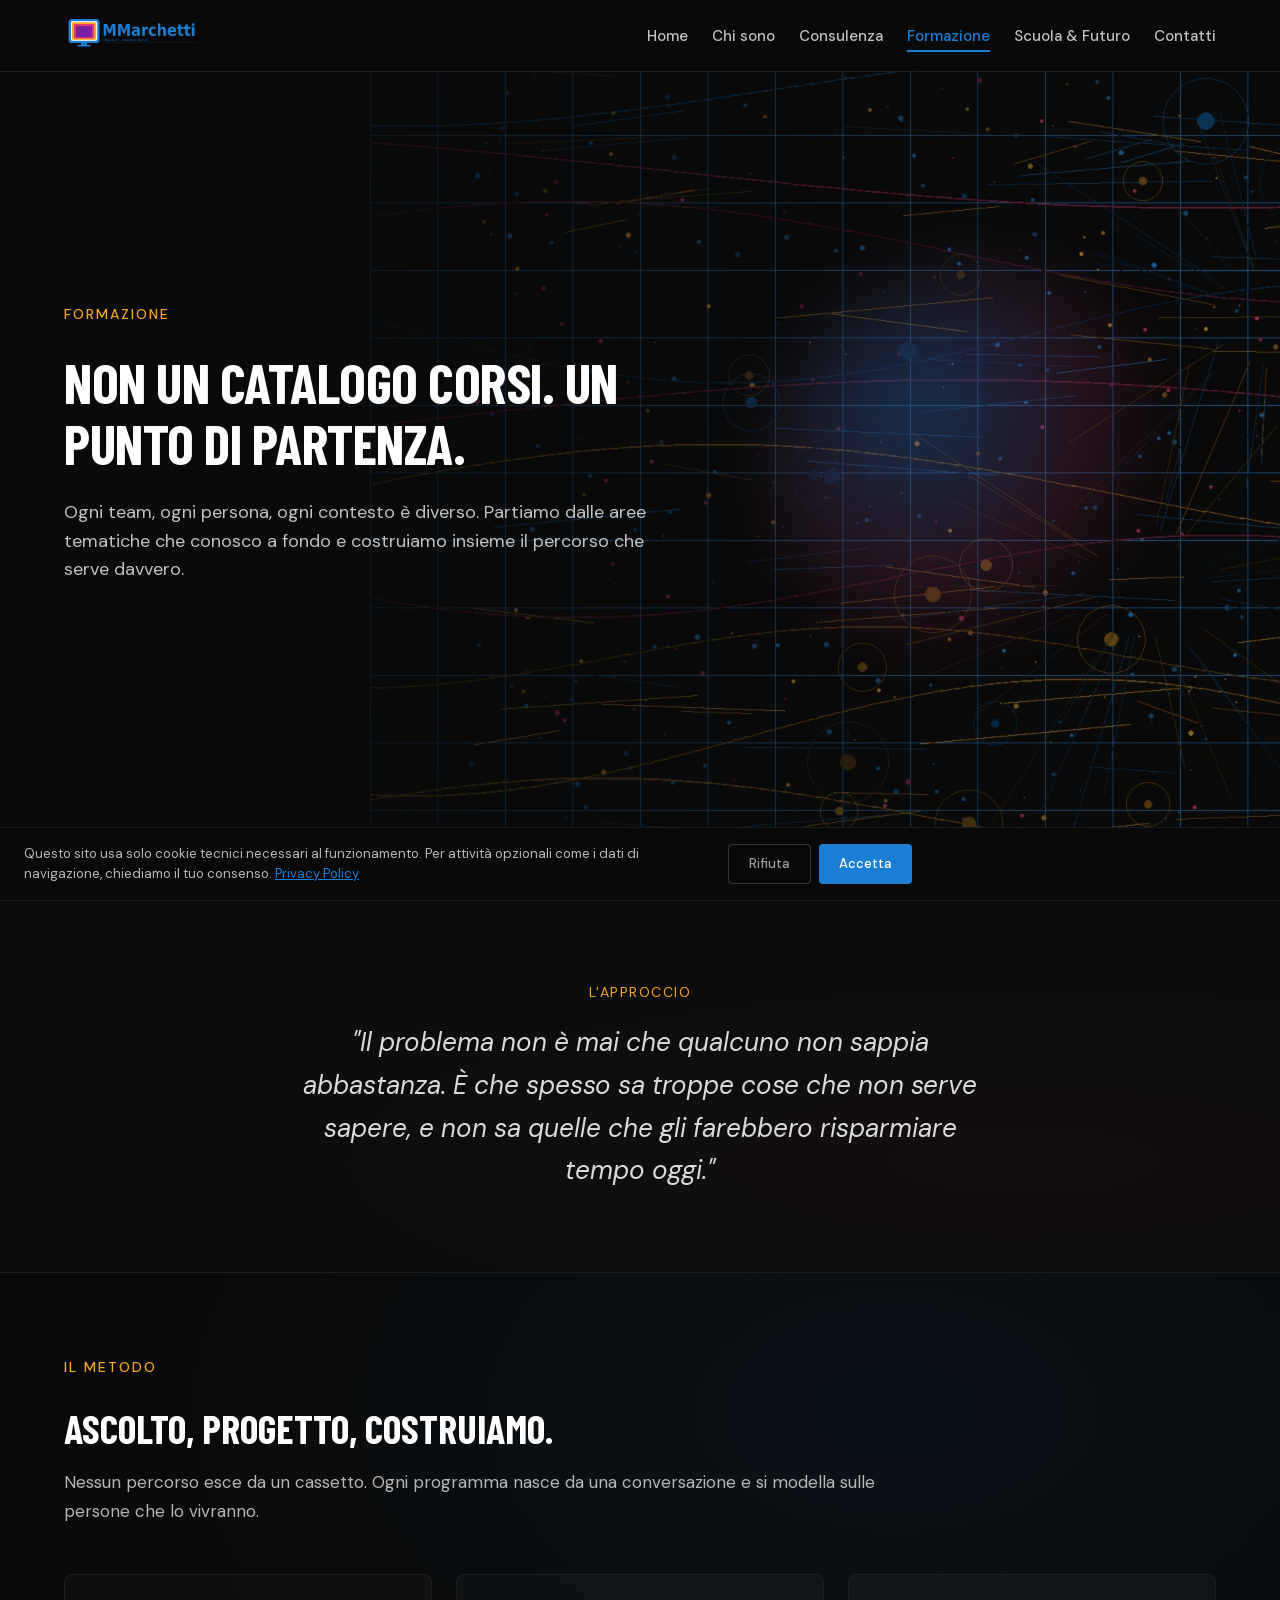
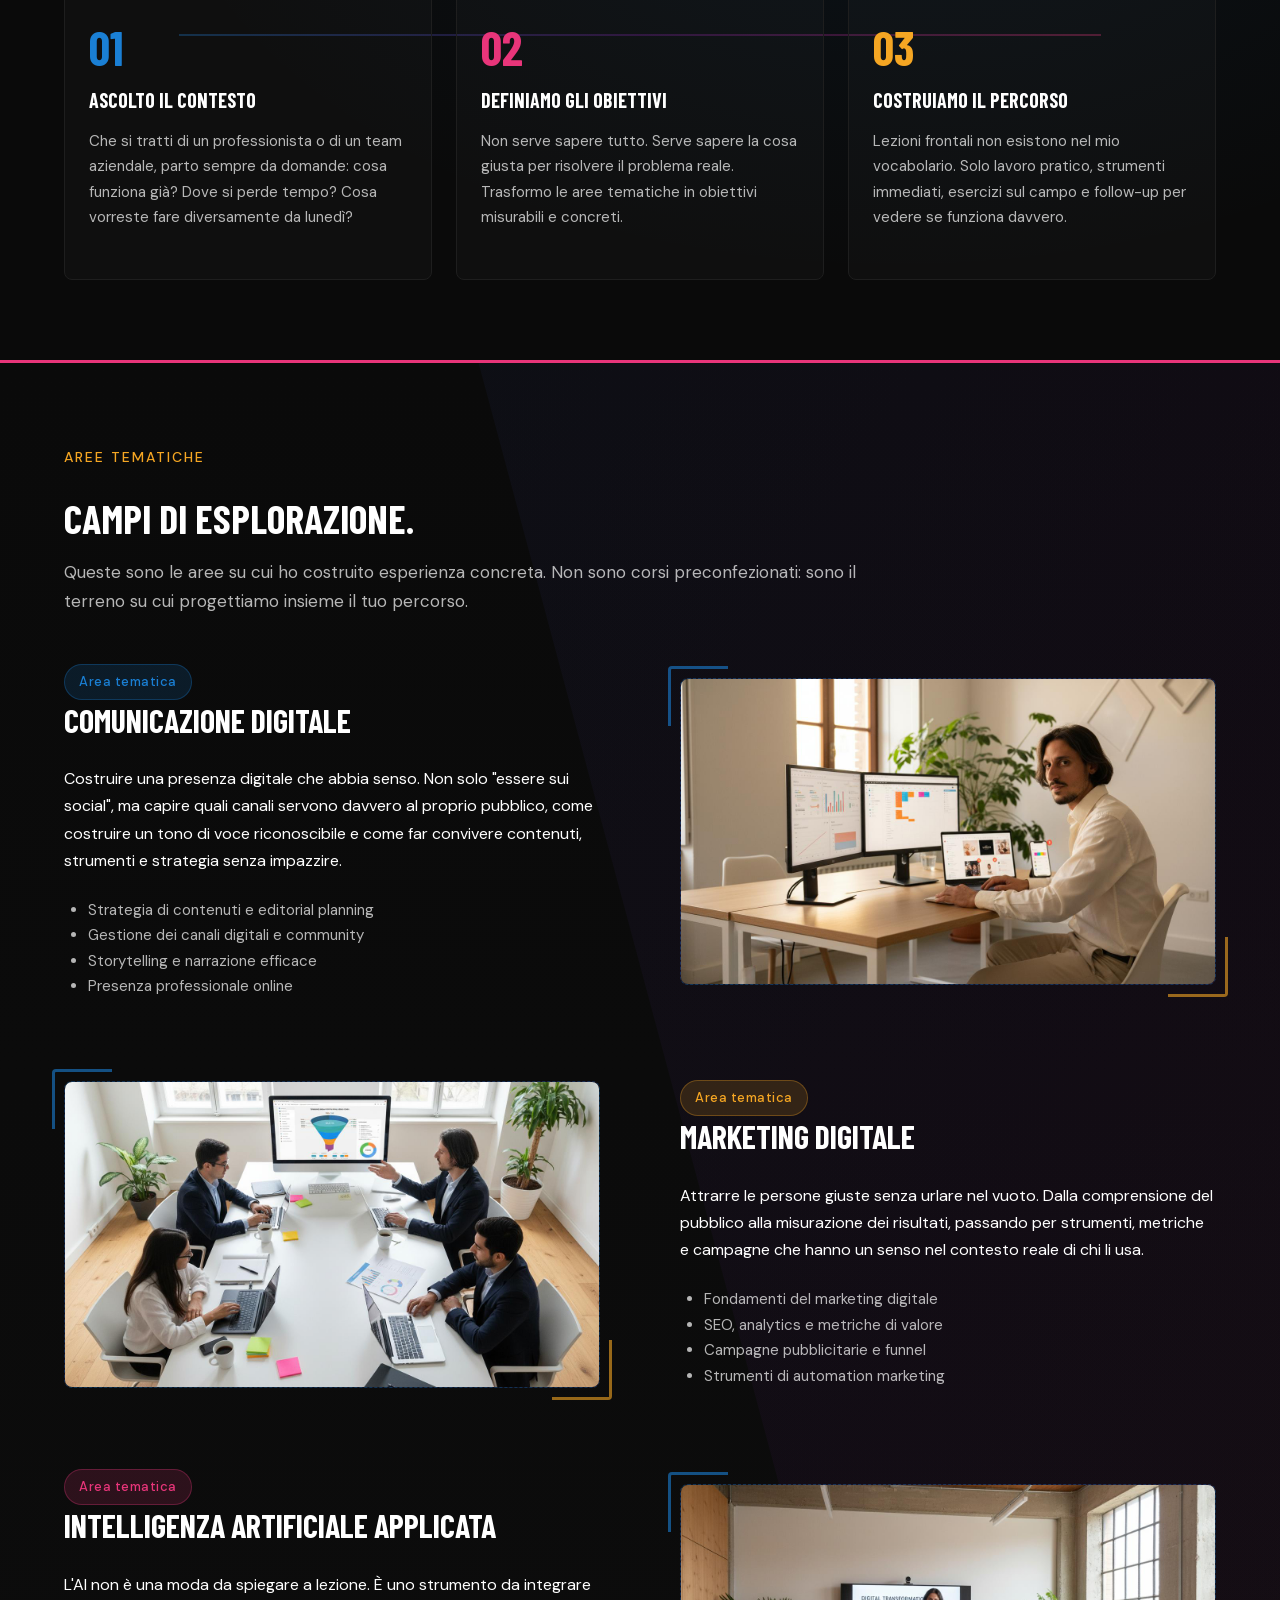
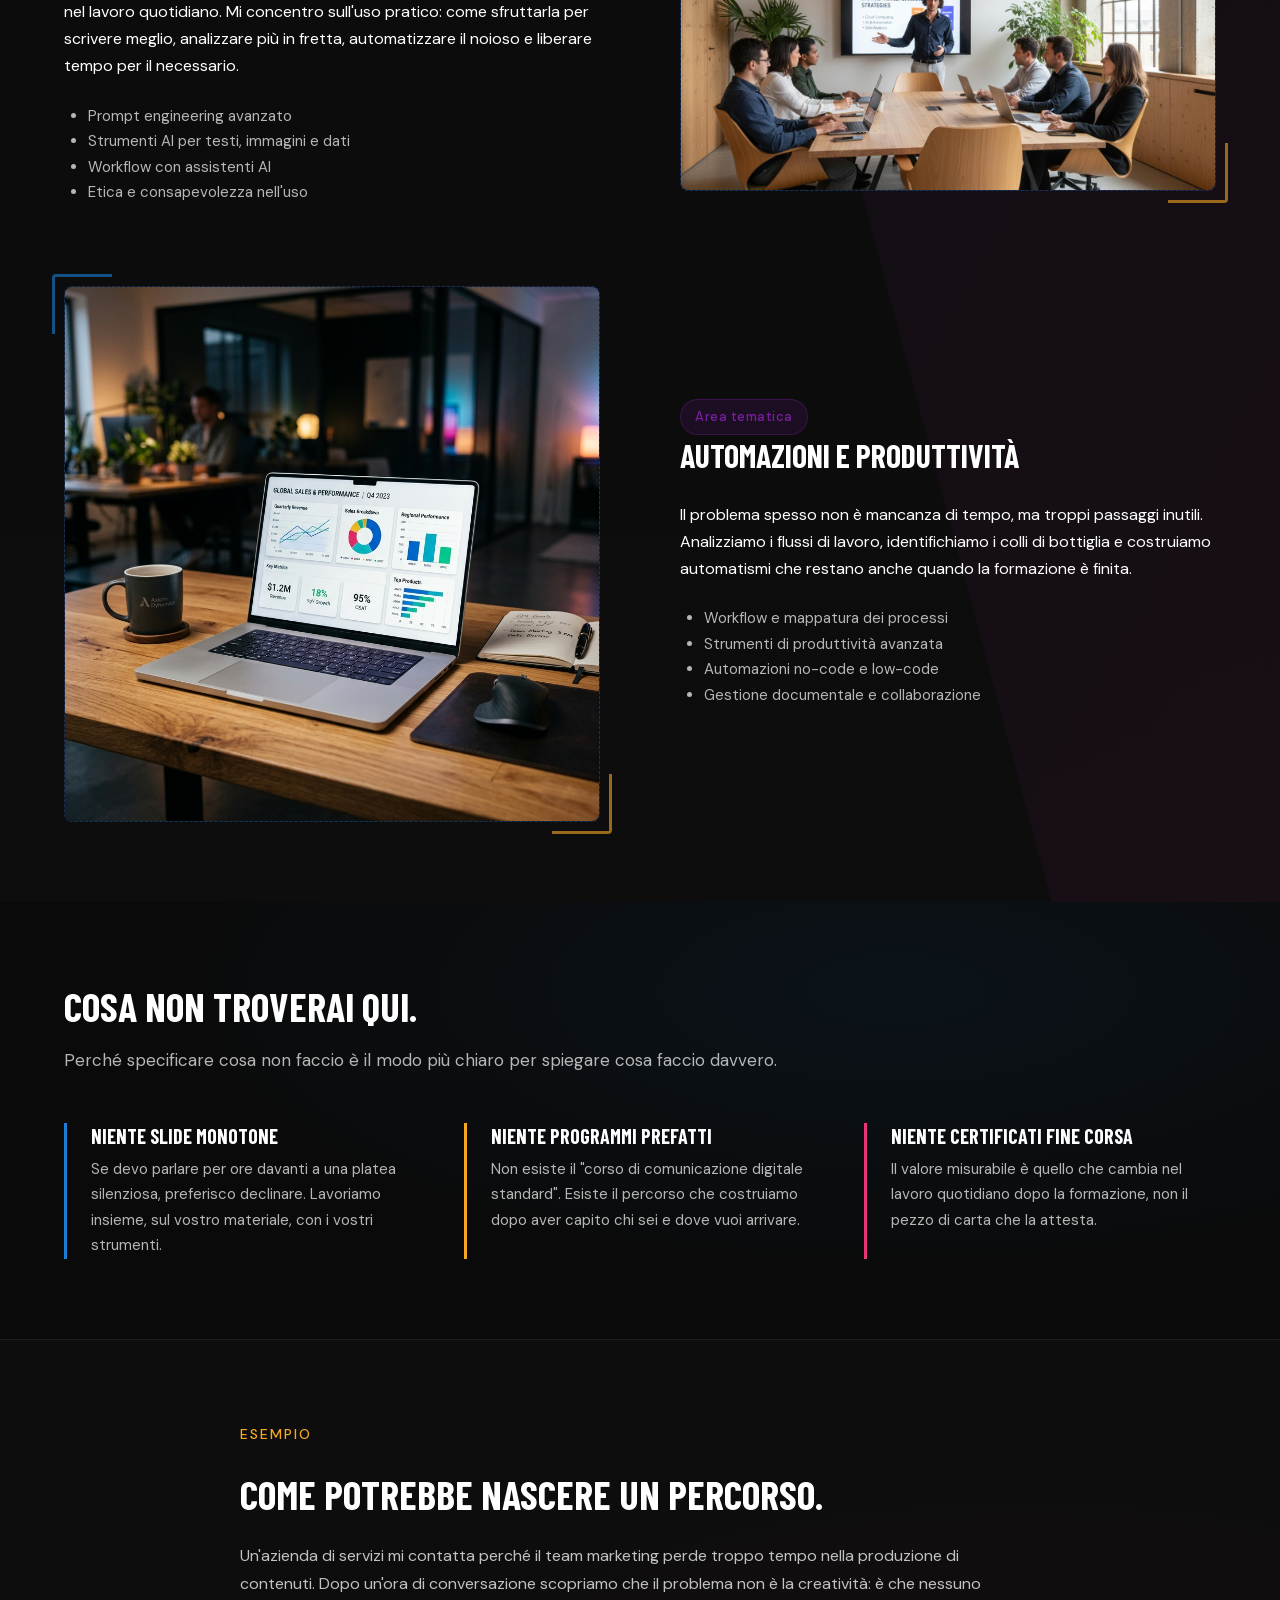
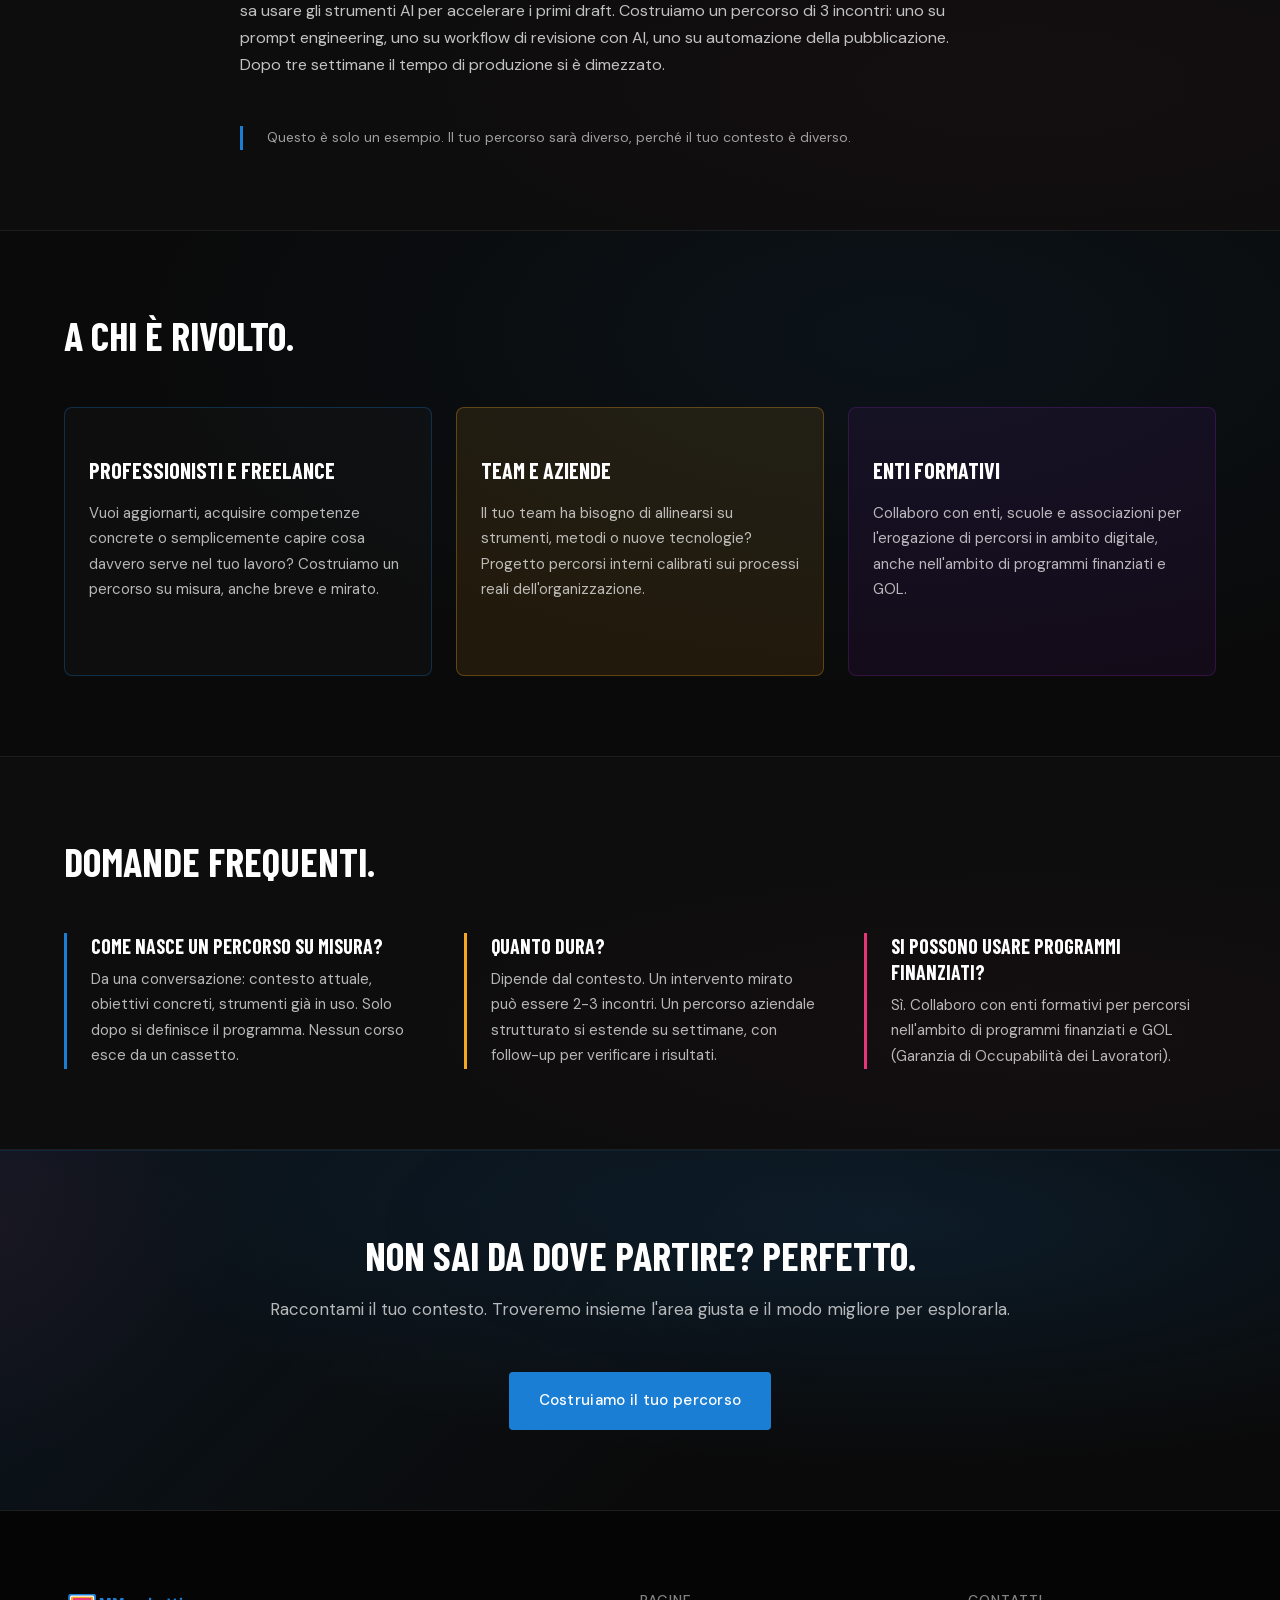
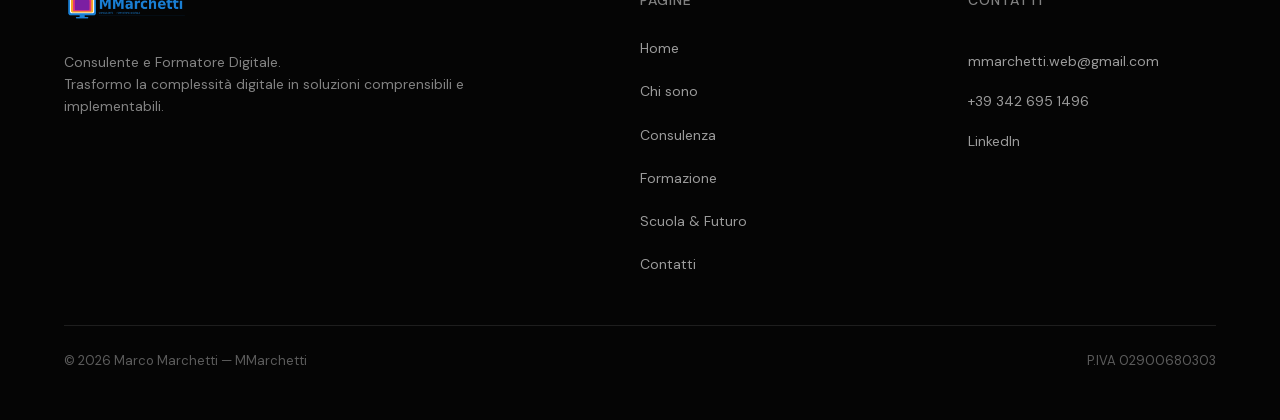
<file: formazione.html>
<!DOCTYPE html>
<html lang="it">
<head>
  <meta charset="UTF-8">
  <meta name="viewport" content="width=device-width, initial-scale=1.0">
  <title>Formazione su misura | MMarchetti</title>
  <meta name="description" content="Non vendo corsi. Costruisco percorsi formativi partendo dalle aree tematiche: comunicazione digitale, marketing, AI, automazioni. Un punto di partenza su cui progettare insieme.">
  <meta name="author" content="Marco Marchetti">
  <meta name="robots" content="index, follow">
  <link rel="canonical" href="https://mmarchetti.web/formazione.html">

  <!-- Open Graph -->
  <meta property="og:title" content="Formazione su misura | MMarchetti">
  <meta property="og:description" content="Non vendo corsi. Costruisco percorsi formativi partendo da aree tematiche concrete: comunicazione digitale, marketing, AI, automazioni.">
  <meta property="og:type" content="website">
  <meta property="og:url" content="https://mmarchetti.web/formazione.html">
  <meta property="og:image" content="https://mmarchetti.web/assets/images/logo_mmarchetti_1.png">
  <meta property="og:locale" content="it_IT">
  <meta property="og:site_name" content="MMarchetti">

  <!-- Twitter Card -->
  <meta name="twitter:card" content="summary_large_image">
  <meta name="twitter:title" content="Formazione su misura | MMarchetti">
  <meta name="twitter:description" content="Non vendo corsi. Costruisco percorsi formativi partendo da aree tematiche concrete.">
  <meta name="twitter:image" content="https://mmarchetti.web/assets/images/logo_mmarchetti_1.png">

  <!-- Font -->
  <link rel="stylesheet" href="assets/css/fonts.css">

  <!-- CSS -->
  <link rel="stylesheet" href="assets/css/reset.css">
  <link rel="stylesheet" href="assets/css/variables.css">
  <link rel="stylesheet" href="assets/css/main.css">
  <link rel="stylesheet" href="assets/css/formazione.css">
  <link rel="icon" href="favicon.svg" type="image/svg+xml">

  <!-- Schema.org -->
  <script type="application/ld+json">
  {
    "@context": "https://schema.org",
    "@type": "Service",
    "@id": "https://mmarchetti.it/formazione.html#service",
    "name": "Formazione Digitale su misura",
    "description": "Percorsi formativi costruiti sul contesto specifico del cliente su comunicazione digitale, marketing digitale, intelligenza artificiale applicata e automazioni. Rivolto a professionisti, team aziendali ed enti formativi.",
    "serviceType": ["Formazione Digitale", "Formazione AI", "Percorsi Formativi su misura"],
    "areaServed": {
      "@type": "Country",
      "name": "Italia"
    },
    "provider": {
      "@type": "Person",
      "@id": "https://mmarchetti.it/#marco-marchetti",
      "name": "Marco Marchetti",
      "url": "https://mmarchetti.it"
    },
    "url": "https://mmarchetti.it/formazione.html",
    "hasOfferCatalog": {
      "@type": "OfferCatalog",
      "name": "Aree tematiche formazione",
      "itemListElement": [
        {"@type": "Offer", "itemOffered": {"@type": "Course", "name": "Comunicazione Digitale", "description": "Strategia di contenuti, gestione dei canali digitali, storytelling e presenza professionale online"}},
        {"@type": "Offer", "itemOffered": {"@type": "Course", "name": "Marketing Digitale", "description": "Fondamenti del marketing digitale, SEO, analytics, campagne pubblicitarie e automation marketing"}},
        {"@type": "Offer", "itemOffered": {"@type": "Course", "name": "Intelligenza Artificiale Applicata", "description": "Prompt engineering, strumenti AI per testi e dati, workflow con assistenti AI, etica e consapevolezza"}},
        {"@type": "Offer", "itemOffered": {"@type": "Course", "name": "Automazioni e Produttività", "description": "Workflow e mappatura dei processi, strumenti di produttività, automazioni no-code e low-code"}}
      ]
    }
  }
  </script>
  <script type="application/ld+json">
  {
    "@context": "https://schema.org",
    "@type": "FAQPage",
    "mainEntity": [
      {
        "@type": "Question",
        "name": "Come si costruisce un percorso formativo su misura?",
        "acceptedAnswer": {
          "@type": "Answer",
          "text": "Si parte da una conversazione sul contesto: situazione attuale, obiettivi concreti, strumenti già in uso. Solo dopo si definisce il programma — aree tematiche, numero di incontri, modalità di lavoro. Nessun corso esce da un cassetto: ogni percorso nasce dalla specifica realtà del partecipante o del team."
        }
      },
      {
        "@type": "Question",
        "name": "Quanto dura un percorso formativo?",
        "acceptedAnswer": {
          "@type": "Answer",
          "text": "Dipende dal contesto. Un intervento mirato può essere anche solo 2-3 incontri. Un percorso aziendale strutturato può estendersi su settimane, con follow-up per verificare i risultati concreti nel lavoro quotidiano."
        }
      },
      {
        "@type": "Question",
        "name": "È possibile erogare percorsi formativi nell'ambito di programmi finanziati?",
        "acceptedAnswer": {
          "@type": "Answer",
          "text": "Sì. Marco Marchetti collabora con enti formativi per l'erogazione di percorsi nell'ambito di programmi finanziati e GOL (Garanzia di Occupabilità dei Lavoratori)."
        }
      },
      {
        "@type": "Question",
        "name": "In cosa si differenziano questi percorsi da un corso standard?",
        "acceptedAnswer": {
          "@type": "Answer",
          "text": "Non esistono corsi preconfezionati. Ogni percorso nasce dalla situazione specifica del partecipante o del team. Il focus è sul lavoro pratico, su strumenti immediatamente utilizzabili e sulla misurabilità dei risultati — non sul numero di ore certificate o sui contenuti teorici."
        }
      }
    ]
  }
  </script>
</head>
<body>

  <!-- Navbar -->
  <header>
    <nav class="navbar" aria-label="Navigazione principale">
      <div class="container">
        <a href="index.html" class="navbar-logo" aria-label="MMarchetti — torna alla home">
          <img src="assets/images/logo_mmarchetti_1.png" alt="MMarchetti logo" width="120" height="40">
        </a>
        <button class="navbar-hamburger" aria-label="Apri menu di navigazione" aria-expanded="false" aria-controls="main-nav">
          <span></span>
          <span></span>
          <span></span>
        </button>
        <ul class="navbar-nav" id="main-nav" role="list">
          <li><a href="index.html">Home</a></li>
          <li><a href="chi-sono.html">Chi sono</a></li>
          <li><a href="consulenza.html">Consulenza</a></li>
          <li><a href="formazione.html">Formazione</a></li>
          <li><a href="scuola-futuro.html">Scuola &amp; Futuro</a></li>
          <li><a href="contatti.html">Contatti</a></li>
        </ul>
      </div>
    </nav>
  </header>

  <main>

    <!-- Hero -->
    <section class="hero section-dark" aria-labelledby="page-title">
      <div class="hero-bg" aria-hidden="true"></div>
      <div class="container">
        <div class="hero-inner">
          <div class="hero-text slide-up">
            <span class="hero-label">Formazione</span>
            <h1 id="page-title">Non un catalogo corsi. Un punto di partenza.</h1>
            <p class="hero-subtitle">Ogni team, ogni persona, ogni contesto è diverso. Partiamo dalle aree tematiche che conosco a fondo e costruiamo insieme il percorso che serve davvero.</p>
          </div>
          <div class="hero-visual" aria-hidden="true">
            <div class="hero-orb"></div>
          </div>
        </div>
      </div>
    </section>

    <!-- Quote / Manifesto -->
    <section class="section-accent" aria-labelledby="manifesto">
      <div class="quote-block fade-in">
        <span class="quote-block__label">L'approccio</span>
        <blockquote class="quote-block__text">
          "Il problema non è mai che qualcuno non sappia abbastanza. È che spesso sa troppe cose che non serve sapere, e non sa quelle che gli farebbero risparmiare tempo oggi."
        </blockquote>
      </div>
    </section>

    <!-- Il metodo: 3 fasi -->
    <section class="section-dark" aria-labelledby="metodo-title">
      <div class="container">
        <div class="section-header fade-in">
          <span class="hero-label">Il metodo</span>
          <h2 id="metodo-title">Ascolto, progetto, costruiamo.</h2>
          <p>Nessun percorso esce da un cassetto. Ogni programma nasce da una conversazione e si modella sulle persone che lo vivranno.</p>
        </div>
        <div class="steps-list steps-connected fade-in">
          <article class="step-item">
            <div class="step-number step-number--blu">01</div>
            <h3>Ascolto il contesto</h3>
            <p>Che si tratti di un professionista o di un team aziendale, parto sempre da domande: cosa funziona già? Dove si perde tempo? Cosa vorreste fare diversamente da lunedì?</p>
          </article>
          <article class="step-item">
            <div class="step-number step-number--magenta">02</div>
            <h3>Definiamo gli obiettivi</h3>
            <p>Non serve sapere tutto. Serve sapere la cosa giusta per risolvere il problema reale. Trasformo le aree tematiche in obiettivi misurabili e concreti.</p>
          </article>
          <article class="step-item">
            <div class="step-number step-number--arancio">03</div>
            <h3>Costruiamo il percorso</h3>
            <p>Lezioni frontali non esistono nel mio vocabolario. Solo lavoro pratico, strumenti immediati, esercizi sul campo e follow-up per vedere se funziona davvero.</p>
          </article>
        </div>
      </div>
    </section>

    <!-- Aree tematiche — i campi da cui partire -->
    <section class="section-gradient section-top-magenta" aria-labelledby="aree-title">
      <div class="container">
        <div class="section-header fade-in">
          <span class="hero-label">Aree tematiche</span>
          <h2 id="aree-title">Campi di esplorazione.</h2>
          <p>Queste sono le aree su cui ho costruito esperienza concreta. Non sono corsi preconfezionati: sono il terreno su cui progettiamo insieme il tuo percorso.</p>
        </div>

        <!-- Area 1 -->
        <div class="content-image-layout fade-in mb-xl">
          <div class="content-side">
            <span class="badge badge-blu">Area tematica</span>
            <h3 class="area-heading">Comunicazione Digitale</h3>
            <p>Costruire una presenza digitale che abbia senso. Non solo "essere sui social", ma capire quali canali servono davvero al proprio pubblico, come costruire un tono di voce riconoscibile e come far convivere contenuti, strumenti e strategia senza impazzire.</p>
            <ul class="area-list">
              <li>Strategia di contenuti e editorial planning</li>
              <li>Gestione dei canali digitali e community</li>
              <li>Storytelling e narrazione efficace</li>
              <li>Presenza professionale online</li>
            </ul>
          </div>
          <div class="image-side">
            <div class="image-frame">
              <div class="image-placeholder image-hero">
                <img src="assets/images/consulenza_me_v4_comunicazione.jpg" alt="Marco Marchetti alla scrivania con doppio monitor tra dashboard e strumenti di comunicazione digitale" width="1344" height="768" loading="lazy">
              </div>
            </div>
          </div>
        </div>

        <!-- Area 2 -->
        <div class="content-image-layout fade-in reverse mb-xl">
          <div class="content-side">
            <span class="badge badge-arancio">Area tematica</span>
            <h3 class="area-heading">Marketing Digitale</h3>
            <p>Attrarre le persone giuste senza urlare nel vuoto. Dalla comprensione del pubblico alla misurazione dei risultati, passando per strumenti, metriche e campagne che hanno un senso nel contesto reale di chi li usa.</p>
            <ul class="area-list">
              <li>Fondamenti del marketing digitale</li>
              <li>SEO, analytics e metriche di valore</li>
              <li>Campagne pubblicitarie e funnel</li>
              <li>Strumenti di automation marketing</li>
            </ul>
          </div>
          <div class="image-side">
            <div class="image-frame">
              <div class="image-placeholder image-hero">
                <img src="assets/images/consulenza_me_v3_digital_marketing.jpg" alt="Sessione di lavoro su marketing digitale con funnel e analytics su schermo" width="1344" height="768" loading="lazy">
              </div>
            </div>
          </div>
        </div>

        <!-- Area 3 -->
        <div class="content-image-layout fade-in mb-xl">
          <div class="content-side">
            <span class="badge badge-magenta">Area tematica</span>
            <h3 class="area-heading">Intelligenza Artificiale Applicata</h3>
            <p>L'AI non è una moda da spiegare a lezione. È uno strumento da integrare nel lavoro quotidiano. Mi concentro sull'uso pratico: come sfruttarla per scrivere meglio, analizzare più in fretta, automatizzare il noioso e liberare tempo per il necessario.</p>
            <ul class="area-list">
              <li>Prompt engineering avanzato</li>
              <li>Strumenti AI per testi, immagini e dati</li>
              <li>Workflow con assistenti AI</li>
              <li>Etica e consapevolezza nell'uso</li>
            </ul>
          </div>
          <div class="image-side">
            <div class="image-frame">
              <div class="image-placeholder image-hero">
                <img src="assets/images/consulenza_me_v5_formazione.jpg" alt="Marco Marchetti presenta strategie di trasformazione digitale e AI a un team aziendale" width="1344" height="768" loading="lazy">
              </div>
            </div>
          </div>
        </div>

        <!-- Area 4 -->
        <div class="content-image-layout fade-in reverse">
          <div class="content-side">
            <span class="badge badge-viola">Area tematica</span>
            <h3 class="area-heading">Automazioni e Produttività</h3>
            <p>Il problema spesso non è mancanza di tempo, ma troppi passaggi inutili. Analizziamo i flussi di lavoro, identifichiamo i colli di bottiglia e costruiamo automatismi che restano anche quando la formazione è finita.</p>
            <ul class="area-list">
              <li>Workflow e mappatura dei processi</li>
              <li>Strumenti di produttività avanzata</li>
              <li>Automazioni no-code e low-code</li>
              <li>Gestione documentale e collaborazione</li>
            </ul>
          </div>
          <div class="image-side">
            <div class="image-frame">
              <div class="image-placeholder image-hero">
                <img src="assets/images/dashboard_strumenti_digitali.png" alt="Dashboard di analytics e strumenti digitali per automazioni e produttività" width="1024" height="1024" loading="lazy">
              </div>
            </div>
          </div>
        </div>
      </div>
    </section>

    <!-- Differenza: non un corso -->
    <section class="section-dark" aria-labelledby="differenza-title">
      <div class="container">
        <div class="section-header fade-in">
          <h2 id="differenza-title">Cosa non troverai qui.</h2>
          <p>Perché specificare cosa non faccio è il modo più chiaro per spiegare cosa faccio davvero.</p>
        </div>
        <div class="claims-grid fade-in">
          <article class="claim-item">
            <h3>Niente slide monotone</h3>
            <p>Se devo parlare per ore davanti a una platea silenziosa, preferisco declinare. Lavoriamo insieme, sul vostro materiale, con i vostri strumenti.</p>
          </article>
          <article class="claim-item arancio">
            <h3>Niente programmi prefatti</h3>
            <p>Non esiste il "corso di comunicazione digitale standard". Esiste il percorso che costruiamo dopo aver capito chi sei e dove vuoi arrivare.</p>
          </article>
          <article class="claim-item magenta">
            <h3>Niente certificati fine corsa</h3>
            <p>Il valore misurabile è quello che cambia nel lavoro quotidiano dopo la formazione, non il pezzo di carta che la attesta.</p>
          </article>
        </div>
      </div>
    </section>

    <!-- Esempio di percorso (case study light) -->
    <section class="section-accent" aria-labelledby="esempio-title">
      <div class="container">
        <div class="fade-in content-centered">
          <span class="hero-label">Esempio</span>
          <h2 id="esempio-title" class="mb-md">Come potrebbe nascere un percorso.</h2>
          <p class="text-muted mb-lg">
            Un'azienda di servizi mi contatta perché il team marketing perde troppo tempo nella produzione di contenuti. Dopo un'ora di conversazione scopriamo che il problema non è la creatività: è che nessuno sa usare gli strumenti AI per accelerare i primi draft. Costruiamo un percorso di 3 incontri: uno su prompt engineering, uno su workflow di revisione con AI, uno su automazione della pubblicazione. Dopo tre settimane il tempo di produzione si è dimezzato.
          </p>
          <p class="note-blu">
            Questo è solo un esempio. Il tuo percorso sarà diverso, perché il tuo contesto è diverso.
          </p>
        </div>
      </div>
    </section>

    <!-- A chi è rivolto -->
    <section class="section-dark" aria-labelledby="destinatari-title">
      <div class="container">
        <div class="section-header fade-in">
          <h2 id="destinatari-title">A chi è rivolto.</h2>
        </div>
        <div class="cards-grid cards-grid-3">
          <article class="card fade-in">
            <h3>Professionisti e Freelance</h3>
            <p>Vuoi aggiornarti, acquisire competenze concrete o semplicemente capire cosa davvero serve nel tuo lavoro? Costruiamo un percorso su misura, anche breve e mirato.</p>
          </article>
          <article class="card card-arancio fade-in">
            <h3>Team e Aziende</h3>
            <p>Il tuo team ha bisogno di allinearsi su strumenti, metodi o nuove tecnologie? Progetto percorsi interni calibrati sui processi reali dell'organizzazione.</p>
          </article>
          <article class="card card-viola fade-in">
            <h3>Enti Formativi</h3>
            <p>Collaboro con enti, scuole e associazioni per l'erogazione di percorsi in ambito digitale, anche nell'ambito di programmi finanziati e GOL.</p>
          </article>
        </div>
      </div>
    </section>

    <!-- FAQ -->
    <section class="section-accent" aria-labelledby="faq-formazione-title">
      <div class="container">
        <div class="section-header fade-in">
          <h2 id="faq-formazione-title">Domande frequenti.</h2>
        </div>
        <div class="claims-grid fade-in">
          <div class="claim-item">
            <h3>Come nasce un percorso su misura?</h3>
            <p>Da una conversazione: contesto attuale, obiettivi concreti, strumenti già in uso. Solo dopo si definisce il programma. Nessun corso esce da un cassetto.</p>
          </div>
          <div class="claim-item arancio">
            <h3>Quanto dura?</h3>
            <p>Dipende dal contesto. Un intervento mirato può essere 2-3 incontri. Un percorso aziendale strutturato si estende su settimane, con follow-up per verificare i risultati.</p>
          </div>
          <div class="claim-item magenta">
            <h3>Si possono usare programmi finanziati?</h3>
            <p>Sì. Collaboro con enti formativi per percorsi nell'ambito di programmi finanziati e GOL (Garanzia di Occupabilità dei Lavoratori).</p>
          </div>
        </div>
      </div>
    </section>

    <!-- CTA -->
    <section class="cta-section" aria-labelledby="cta-formazione-title">
      <div class="container text-center">
        <h2 id="cta-formazione-title" class="fade-in">Non sai da dove partire? Perfetto.</h2>
        <p class="fade-in">Raccontami il tuo contesto. Troveremo insieme l'area giusta e il modo migliore per esplorarla.</p>
        <a href="contatti.html" class="btn btn-primary fade-in" aria-label="Contattami per un percorso formativo">Costruiamo il tuo percorso</a>
      </div>
    </section>

  </main>

  <!-- Footer -->
  <footer>
    <div class="container">
      <div class="footer-grid">
        <div class="footer-brand">
          <a href="index.html" aria-label="MMarchetti — torna alla home">
            <img src="assets/images/logo_mmarchetti_1.png" alt="MMarchetti logo" width="100" height="34" loading="lazy">
          </a>
          <p class="mt-md">Consulente e Formatore Digitale.<br>Trasformo la complessità digitale in soluzioni comprensibili e implementabili.</p>
        </div>
        <nav class="footer-nav" aria-label="Navigazione footer">
          <h4>Pagine</h4>
          <ul role="list">
            <li><a href="index.html">Home</a></li>
            <li><a href="chi-sono.html">Chi sono</a></li>
            <li><a href="consulenza.html">Consulenza</a></li>
            <li><a href="formazione.html">Formazione</a></li>
            <li><a href="scuola-futuro.html">Scuola &amp; Futuro</a></li>
            <li><a href="contatti.html">Contatti</a></li>
          </ul>
        </nav>
        <div class="footer-contatti">
          <h4>Contatti</h4>
          <a href="mailto:mmarchetti.web@gmail.com" aria-label="Scrivi una email a Marco Marchetti">mmarchetti.web@gmail.com</a>
          <a href="tel:+393426951496" aria-label="Chiama Marco Marchetti">+39 342 695 1496</a>
          <a href="https://www.linkedin.com/in/marco-marchetti-a929b1320" target="_blank" rel="noopener noreferrer" aria-label="Profilo LinkedIn di Marco Marchetti">LinkedIn</a>
        </div>
      </div>
      <div class="footer-bottom">
        <p>&copy; <span id="copyright-year">2026</span> Marco Marchetti — MMarchetti</p>
        <p>P.IVA 02900680303</p>
      </div>
    </div>
  </footer>

    <div id="cookie-banner" class="cookie-banner cookie-hidden" role="region" aria-label="Informativa cookie">
    <p class="cookie-banner__text">Questo sito usa solo cookie tecnici necessari al funzionamento. Per attività opzionali come i dati di navigazione, chiediamo il tuo consenso. <a href="privacy.html">Privacy Policy</a></p>
    <div class="cookie-banner__actions">
      <button id="cookie-decline-btn" class="cookie-banner__btn cookie-banner__btn--outline">Rifiuta</button>
      <button id="cookie-ok-btn" class="cookie-banner__btn">Accetta</button>
    </div>
  </div>
  <div class="custom-cursor" aria-hidden="true"></div>
  <script src="assets/js/main.js"></script>
</body>
</html>
</file>
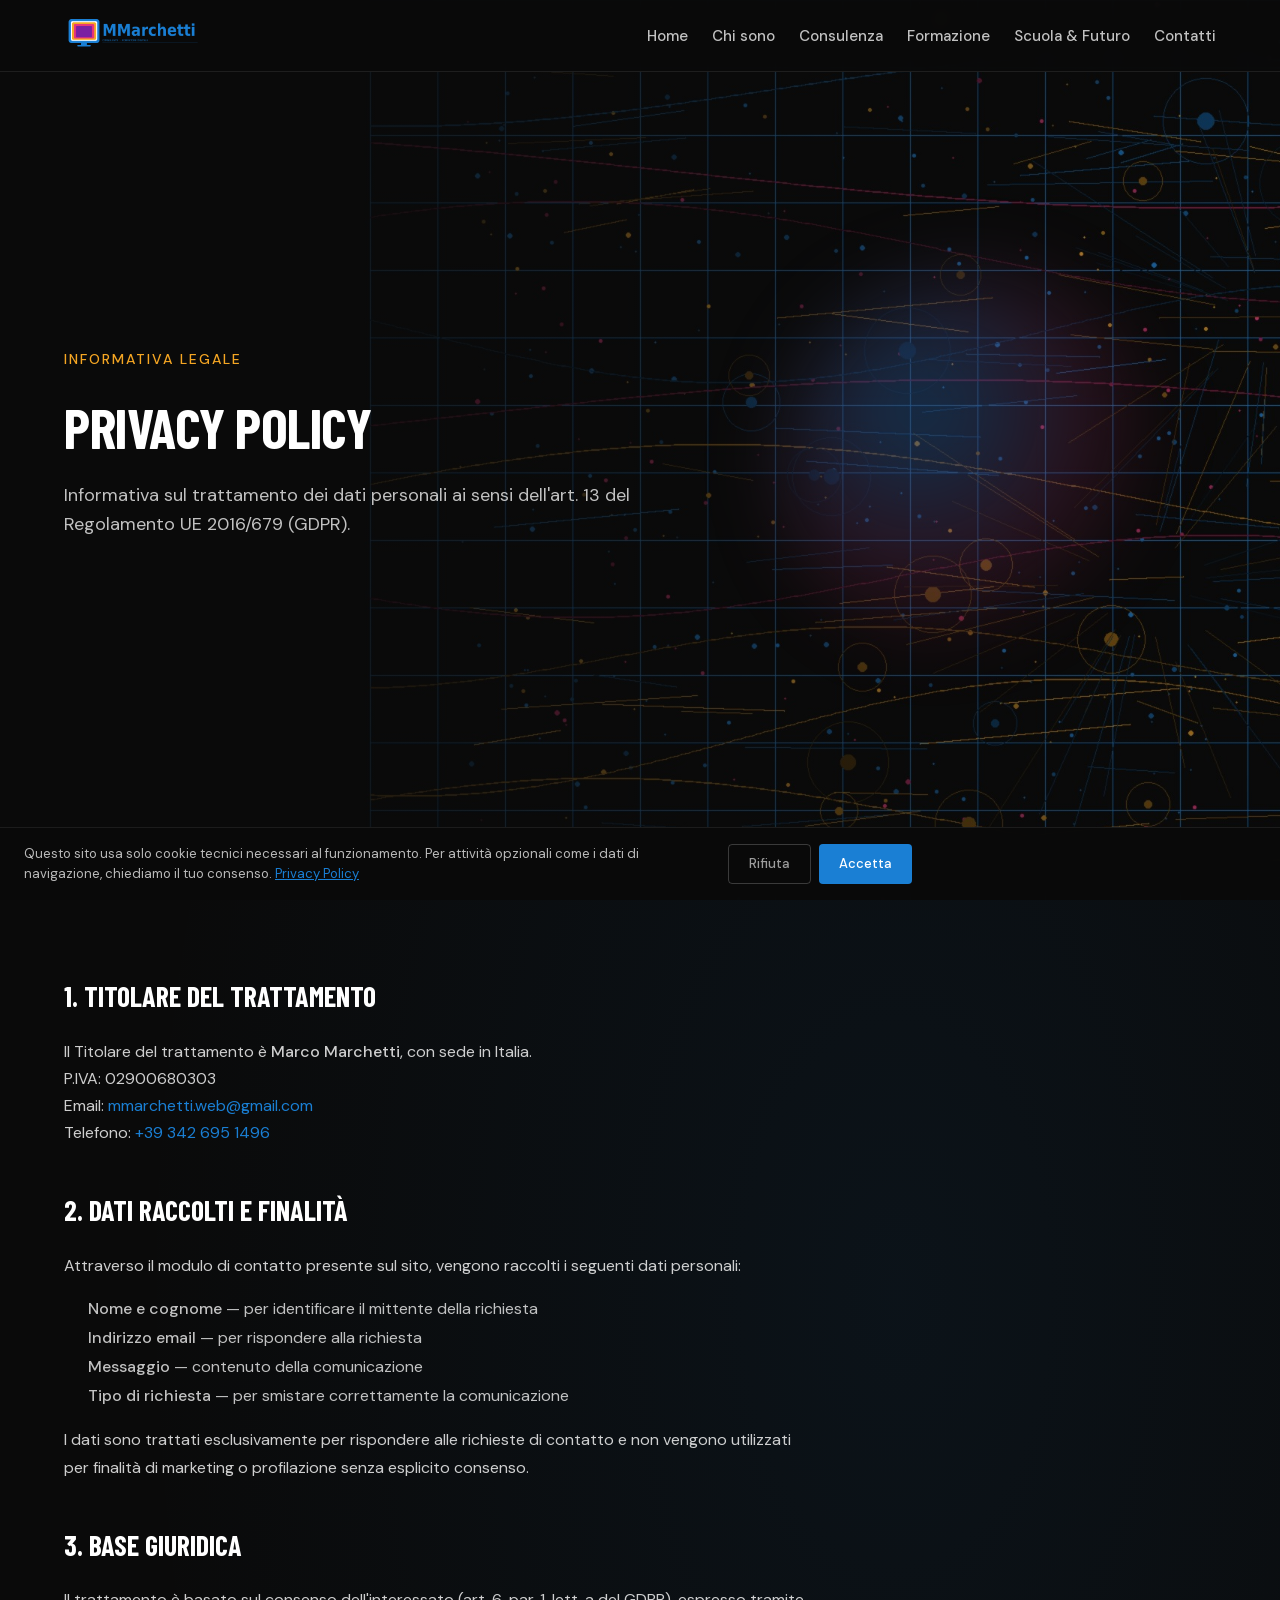
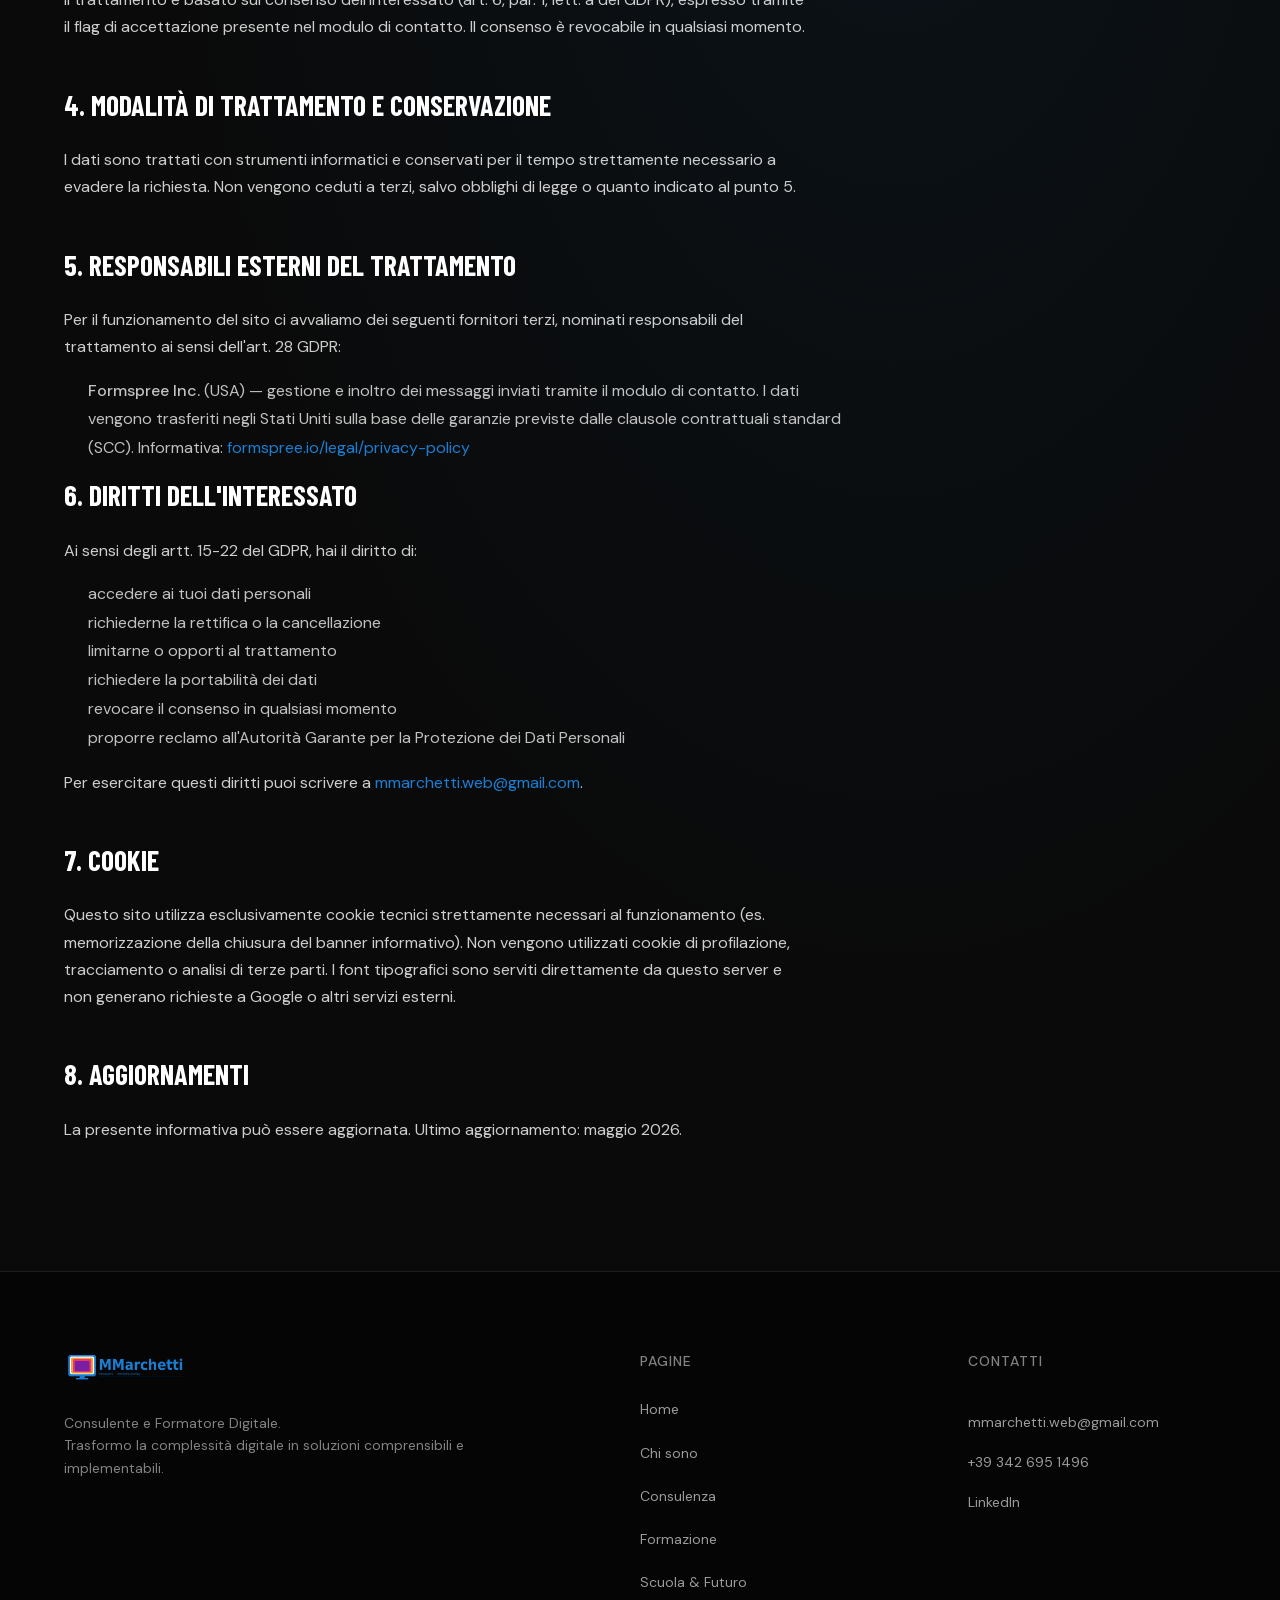
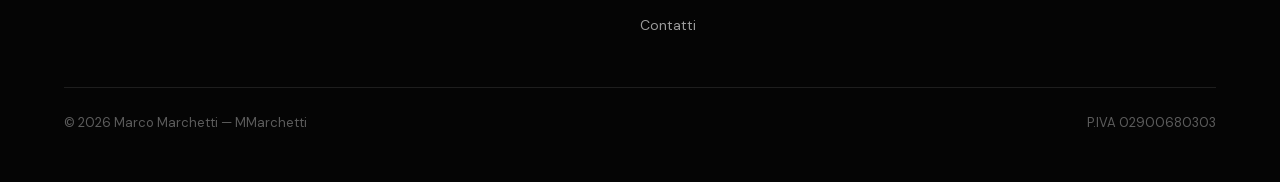
<file: privacy.html>
<!DOCTYPE html>
<html lang="it">
<head>
  <meta charset="UTF-8">
  <meta name="viewport" content="width=device-width, initial-scale=1.0">
  <title>Privacy Policy | MMarchetti — Marco Marchetti</title>
  <meta name="description" content="Informativa sulla privacy ai sensi del Regolamento UE 2016/679 (GDPR). Titolare del trattamento: Marco Marchetti.">
  <meta name="author" content="Marco Marchetti">
  <meta name="robots" content="noindex, follow">
  <link rel="canonical" href="https://mmarchetti.web/privacy.html">

  <!-- Open Graph -->
  <meta property="og:title" content="Privacy Policy | MMarchetti — Marco Marchetti">
  <meta property="og:description" content="Informativa sul trattamento dei dati personali ai sensi del Regolamento UE 2016/679 (GDPR). Titolare del trattamento: Marco Marchetti.">
  <meta property="og:type" content="website">
  <meta property="og:url" content="https://mmarchetti.web/privacy.html">
  <meta property="og:image" content="https://mmarchetti.web/assets/images/logo_mmarchetti_1.png">
  <meta property="og:locale" content="it_IT">
  <meta property="og:site_name" content="MMarchetti">

  <!-- Twitter Card -->
  <meta name="twitter:card" content="summary">
  <meta name="twitter:title" content="Privacy Policy | MMarchetti — Marco Marchetti">
  <meta name="twitter:description" content="Informativa sul trattamento dei dati personali ai sensi del Regolamento UE 2016/679 (GDPR).">
  <meta name="twitter:image" content="https://mmarchetti.web/assets/images/logo_mmarchetti_1.png">

  <!-- Font -->
  <link rel="stylesheet" href="assets/css/fonts.css">

  <!-- CSS -->
  <link rel="stylesheet" href="assets/css/reset.css">
  <link rel="stylesheet" href="assets/css/variables.css">
  <link rel="stylesheet" href="assets/css/main.css">

  <link rel="icon" href="favicon.svg" type="image/svg+xml">
</head>
<body>

  <!-- Navbar -->
  <header>
    <nav class="navbar" aria-label="Navigazione principale">
      <div class="container">
        <a href="index.html" class="navbar-logo" aria-label="MMarchetti — torna alla home">
          <img src="assets/images/logo_mmarchetti_1.png" alt="MMarchetti logo" width="120" height="40">
        </a>
        <button class="navbar-hamburger" aria-label="Apri menu di navigazione" aria-expanded="false" aria-controls="main-nav">
          <span></span>
          <span></span>
          <span></span>
        </button>
        <ul class="navbar-nav" id="main-nav" role="list">
          <li><a href="index.html">Home</a></li>
          <li><a href="chi-sono.html">Chi sono</a></li>
          <li><a href="consulenza.html">Consulenza</a></li>
          <li><a href="formazione.html">Formazione</a></li>
          <li><a href="scuola-futuro.html">Scuola &amp; Futuro</a></li>
          <li><a href="contatti.html">Contatti</a></li>
        </ul>
      </div>
    </nav>
  </header>

  <main>

    <!-- Page Hero -->
    <section class="hero section-dark" aria-labelledby="page-title">
      <div class="hero-bg" aria-hidden="true"></div>
      <div class="container">
        <div class="hero-inner">
          <div class="hero-text slide-up">
            <span class="hero-label">Informativa legale</span>
            <h1 id="page-title">Privacy Policy</h1>
            <p class="hero-subtitle">Informativa sul trattamento dei dati personali ai sensi dell'art. 13 del Regolamento UE 2016/679 (GDPR).</p>
          </div>
          <div class="hero-visual" aria-hidden="true">
            <div class="hero-orb"></div>
          </div>
        </div>
      </div>
    </section>

    <!-- Contenuto privacy -->
    <section class="section-dark">
      <div class="container">
        <div class="privacy-content">

          <h2 class="fade-in privacy-heading">1. Titolare del trattamento</h2>
          <p class="fade-in privacy-para">
            Il Titolare del trattamento è <strong>Marco Marchetti</strong>, con sede in Italia.<br>
            P.IVA: 02900680303<br>
            Email: <a href="mailto:mmarchetti.web@gmail.com" class="link-inline">mmarchetti.web@gmail.com</a><br>
            Telefono: <a href="tel:+393426951496" class="link-inline">+39 342 695 1496</a>
          </p>

          <h2 class="fade-in privacy-heading">2. Dati raccolti e finalità</h2>
          <p class="fade-in privacy-para--sm">Attraverso il modulo di contatto presente sul sito, vengono raccolti i seguenti dati personali:</p>
          <ul class="fade-in privacy-list">
            <li><strong>Nome e cognome</strong> — per identificare il mittente della richiesta</li>
            <li><strong>Indirizzo email</strong> — per rispondere alla richiesta</li>
            <li><strong>Messaggio</strong> — contenuto della comunicazione</li>
            <li><strong>Tipo di richiesta</strong> — per smistare correttamente la comunicazione</li>
          </ul>
          <p class="fade-in privacy-para">
            I dati sono trattati esclusivamente per rispondere alle richieste di contatto e non vengono utilizzati per finalità di marketing o profilazione senza esplicito consenso.
          </p>

          <h2 class="fade-in privacy-heading">3. Base giuridica</h2>
          <p class="fade-in privacy-para">
            Il trattamento è basato sul consenso dell'interessato (art. 6, par. 1, lett. a del GDPR), espresso tramite il flag di accettazione presente nel modulo di contatto. Il consenso è revocabile in qualsiasi momento.
          </p>

          <h2 class="fade-in privacy-heading">4. Modalità di trattamento e conservazione</h2>
          <p class="fade-in privacy-para">
            I dati sono trattati con strumenti informatici e conservati per il tempo strettamente necessario a evadere la richiesta. Non vengono ceduti a terzi, salvo obblighi di legge o quanto indicato al punto 5.
          </p>

          <h2 class="fade-in privacy-heading">5. Responsabili esterni del trattamento</h2>
          <p class="fade-in privacy-para--sm">Per il funzionamento del sito ci avvaliamo dei seguenti fornitori terzi, nominati responsabili del trattamento ai sensi dell'art. 28 GDPR:</p>
          <ul class="fade-in privacy-list">
            <li><strong>Formspree Inc.</strong> (USA) — gestione e inoltro dei messaggi inviati tramite il modulo di contatto. I dati vengono trasferiti negli Stati Uniti sulla base delle garanzie previste dalle clausole contrattuali standard (SCC). Informativa: <a href="https://formspree.io/legal/privacy-policy/" target="_blank" rel="noopener noreferrer" class="link-inline">formspree.io/legal/privacy-policy</a></li>
          </ul>

          <h2 class="fade-in privacy-heading">6. Diritti dell'interessato</h2>
          <p class="fade-in privacy-para--sm">Ai sensi degli artt. 15-22 del GDPR, hai il diritto di:</p>
          <ul class="fade-in privacy-list">
            <li>accedere ai tuoi dati personali</li>
            <li>richiederne la rettifica o la cancellazione</li>
            <li>limitarne o opporti al trattamento</li>
            <li>richiedere la portabilità dei dati</li>
            <li>revocare il consenso in qualsiasi momento</li>
            <li>proporre reclamo all'Autorità Garante per la Protezione dei Dati Personali</li>
          </ul>
          <p class="fade-in privacy-para">
            Per esercitare questi diritti puoi scrivere a <a href="mailto:mmarchetti.web@gmail.com" class="link-inline">mmarchetti.web@gmail.com</a>.
          </p>

          <h2 class="fade-in privacy-heading">7. Cookie</h2>
          <p class="fade-in privacy-para">
            Questo sito utilizza esclusivamente cookie tecnici strettamente necessari al funzionamento (es. memorizzazione della chiusura del banner informativo). Non vengono utilizzati cookie di profilazione, tracciamento o analisi di terze parti. I font tipografici sono serviti direttamente da questo server e non generano richieste a Google o altri servizi esterni.
          </p>

          <h2 class="fade-in privacy-heading">8. Aggiornamenti</h2>
          <p class="fade-in privacy-para">
            La presente informativa può essere aggiornata. Ultimo aggiornamento: maggio 2026.
          </p>

        </div>
      </div>
    </section>

  </main>

  <!-- Footer -->
  <footer>
    <div class="container">
      <div class="footer-grid">
        <div class="footer-brand">
          <a href="index.html" aria-label="MMarchetti — torna alla home">
            <img src="assets/images/logo_mmarchetti_1.png" alt="MMarchetti logo" width="100" height="34" loading="lazy">
          </a>
          <p class="mt-md">Consulente e Formatore Digitale.<br>Trasformo la complessità digitale in soluzioni comprensibili e implementabili.</p>
        </div>
        <nav class="footer-nav" aria-label="Navigazione footer">
          <h4>Pagine</h4>
          <ul role="list">
            <li><a href="index.html">Home</a></li>
            <li><a href="chi-sono.html">Chi sono</a></li>
            <li><a href="consulenza.html">Consulenza</a></li>
            <li><a href="formazione.html">Formazione</a></li>
            <li><a href="scuola-futuro.html">Scuola &amp; Futuro</a></li>
            <li><a href="contatti.html">Contatti</a></li>
          </ul>
        </nav>
        <div class="footer-contatti">
          <h4>Contatti</h4>
          <a href="mailto:mmarchetti.web@gmail.com" aria-label="Scrivi una email a Marco Marchetti">mmarchetti.web@gmail.com</a>
          <a href="tel:+393426951496" aria-label="Chiama Marco Marchetti">+39 342 695 1496</a>
          <a href="https://www.linkedin.com/in/marco-marchetti-a929b1320" target="_blank" rel="noopener noreferrer" aria-label="Profilo LinkedIn di Marco Marchetti">LinkedIn</a>
        </div>
      </div>
      <div class="footer-bottom">
        <p>&copy; <span id="copyright-year">2026</span> Marco Marchetti — MMarchetti</p>
        <p>P.IVA 02900680303</p>
      </div>
    </div>
  </footer>

    <div id="cookie-banner" class="cookie-banner cookie-hidden" role="region" aria-label="Informativa cookie">
    <p class="cookie-banner__text">Questo sito usa solo cookie tecnici necessari al funzionamento. Per attività opzionali come i dati di navigazione, chiediamo il tuo consenso. <a href="privacy.html">Privacy Policy</a></p>
    <div class="cookie-banner__actions">
      <button id="cookie-decline-btn" class="cookie-banner__btn cookie-banner__btn--outline">Rifiuta</button>
      <button id="cookie-ok-btn" class="cookie-banner__btn">Accetta</button>
    </div>
  </div>
  <div class="custom-cursor" aria-hidden="true"></div>
  <script src="assets/js/main.js"></script>
</body>
</html>
</file>
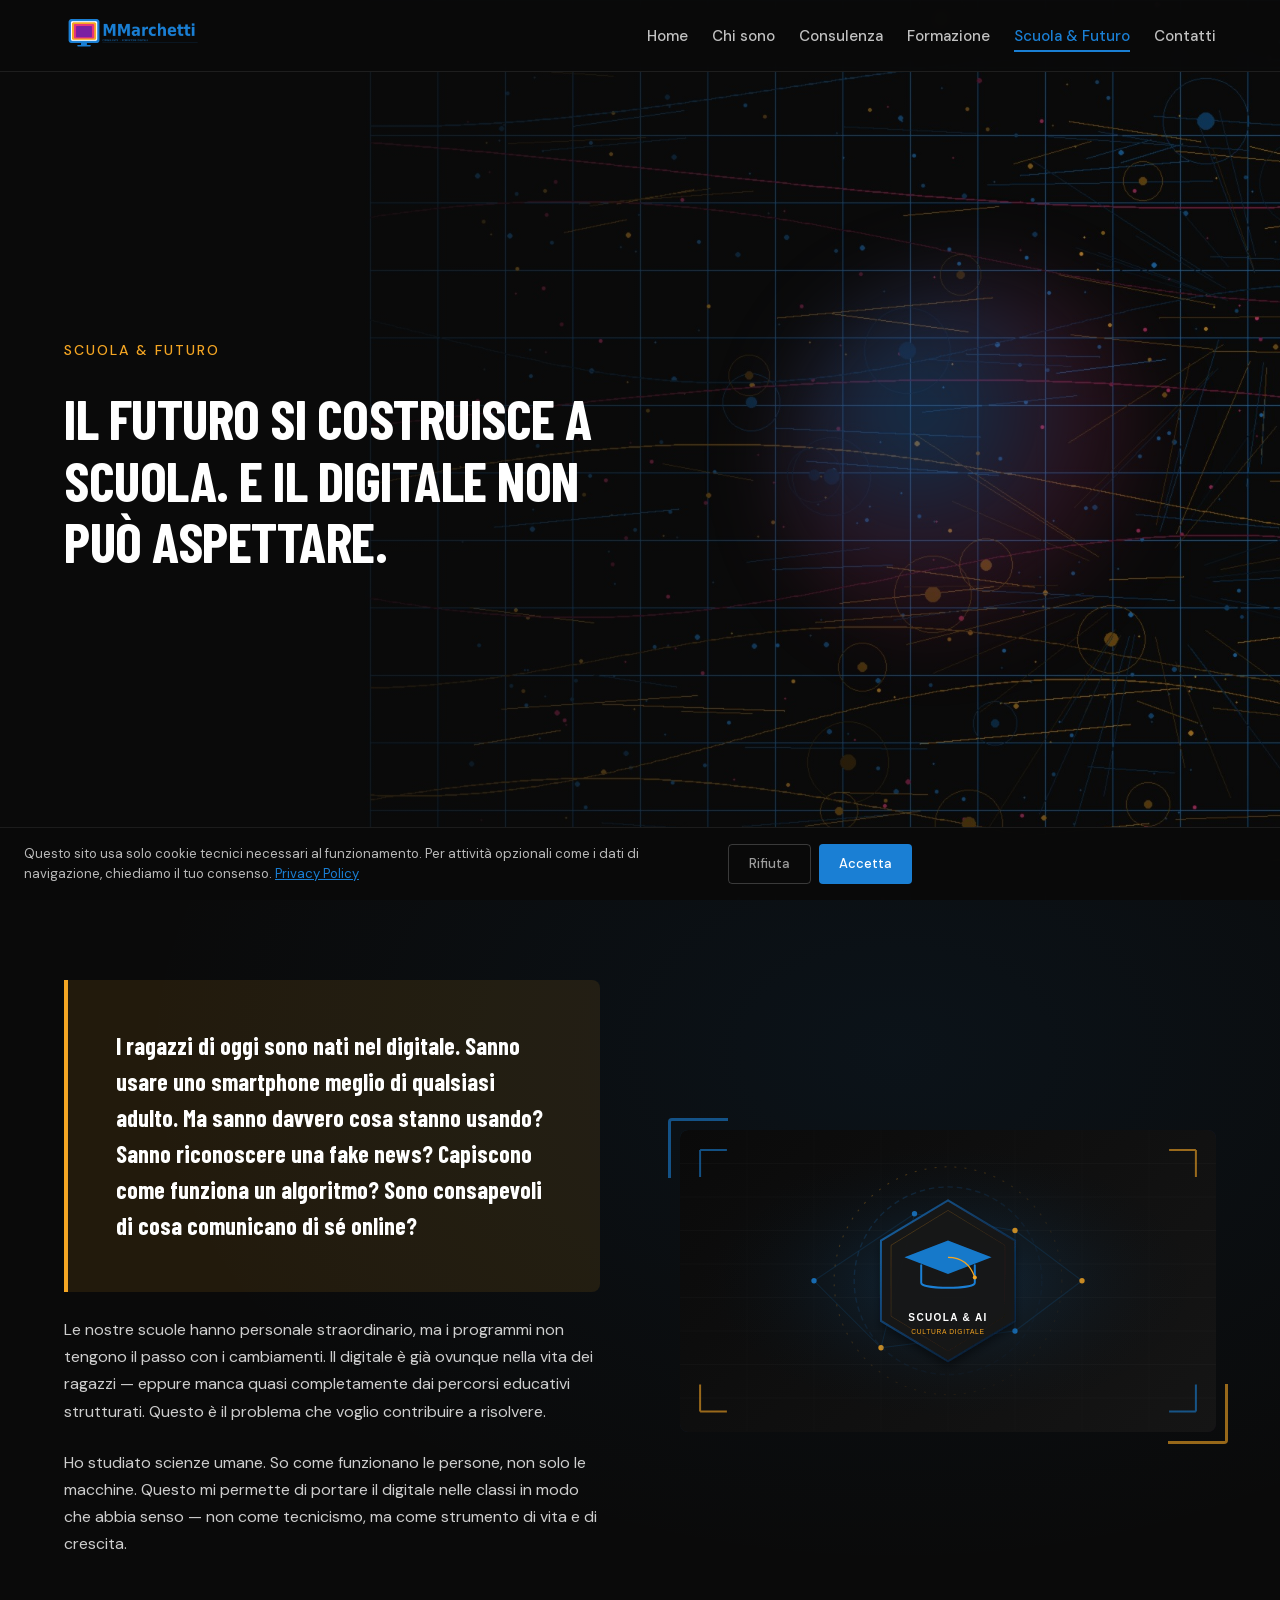
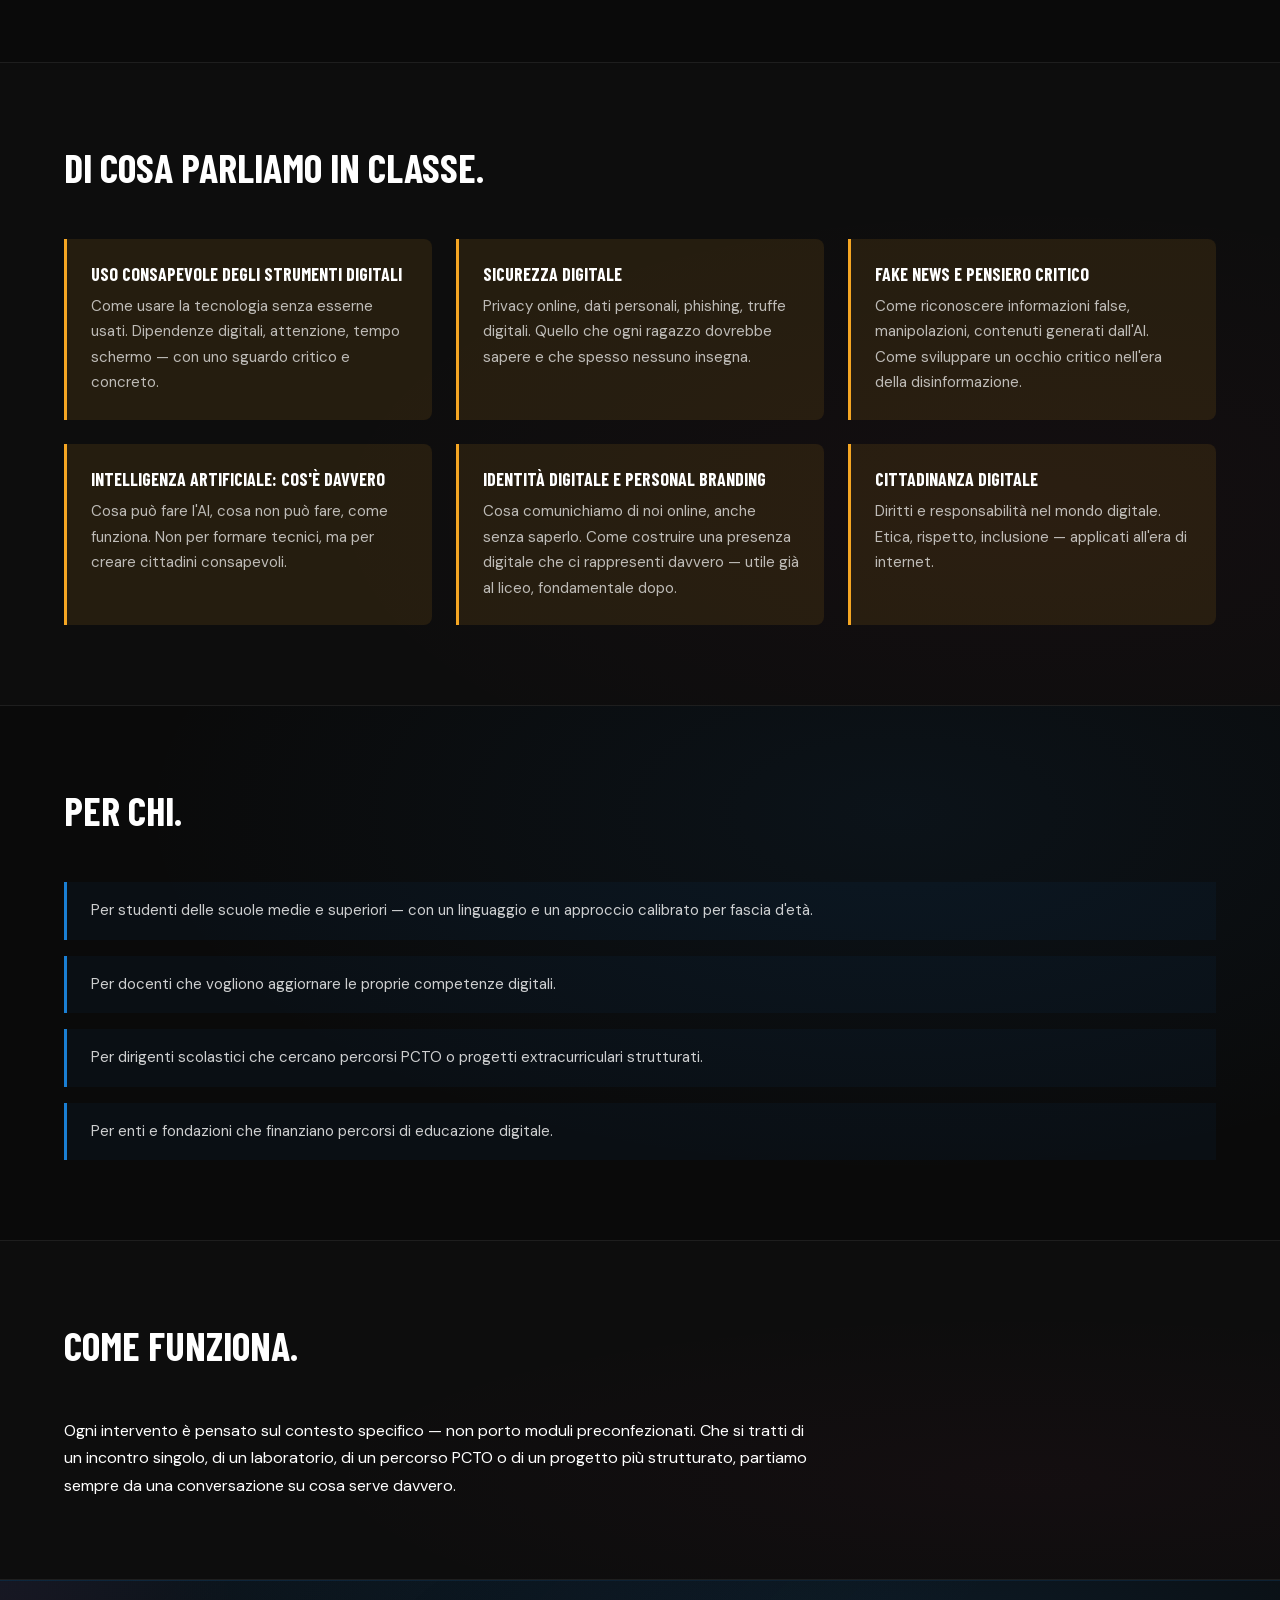
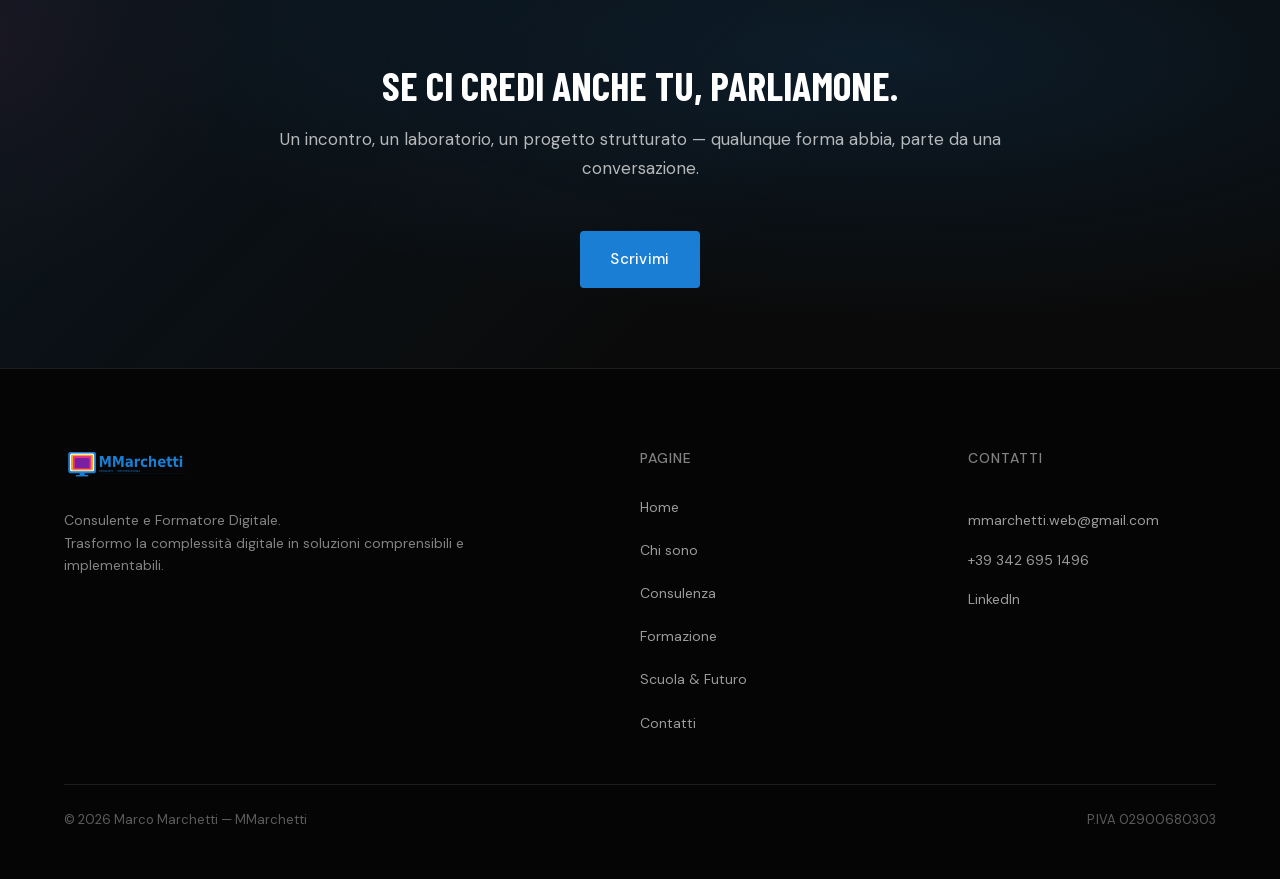
<file: scuola-futuro.html>
<!DOCTYPE html>
<html lang="it">
<head>
  <meta charset="UTF-8">
  <meta name="viewport" content="width=device-width, initial-scale=1.0">
  <title>Digitale nelle Scuole | MMarchetti</title>
  <meta name="description" content="Portare cultura digitale, pensiero critico e consapevolezza AI nelle scuole italiane. Laboratori, incontri e percorsi PCTO per studenti e docenti.">
  <meta name="author" content="Marco Marchetti">
  <meta name="robots" content="index, follow">
  <link rel="canonical" href="https://mmarchetti.web/scuola-futuro.html">

  <!-- Open Graph -->
  <meta property="og:title" content="Digitale nelle Scuole | MMarchetti">
  <meta property="og:description" content="Portare cultura digitale, pensiero critico e consapevolezza AI nelle scuole italiane. Laboratori, incontri e percorsi PCTO per studenti e docenti.">
  <meta property="og:type" content="website">
  <meta property="og:url" content="https://mmarchetti.web/scuola-futuro.html">
  <meta property="og:image" content="https://mmarchetti.web/assets/images/logo_mmarchetti_1.png">
  <meta property="og:locale" content="it_IT">
  <meta property="og:site_name" content="MMarchetti">

  <!-- Twitter Card -->
  <meta name="twitter:card" content="summary_large_image">
  <meta name="twitter:title" content="Digitale nelle Scuole | MMarchetti">
  <meta name="twitter:description" content="Portare cultura digitale, pensiero critico e consapevolezza AI nelle scuole italiane.">
  <meta name="twitter:image" content="https://mmarchetti.web/assets/images/logo_mmarchetti_1.png">

  <!-- Font -->
  <link rel="stylesheet" href="assets/css/fonts.css">

  <!-- CSS -->
  <link rel="stylesheet" href="assets/css/reset.css">
  <link rel="stylesheet" href="assets/css/variables.css">
  <link rel="stylesheet" href="assets/css/main.css">
  <link rel="stylesheet" href="assets/css/scuola-futuro.css">
  <link rel="icon" href="favicon.svg" type="image/svg+xml">

  <!-- Schema.org -->
  <script type="application/ld+json">
  {
    "@context": "https://schema.org",
    "@type": "Service",
    "@id": "https://mmarchetti.it/scuola-futuro.html#service",
    "name": "Digitale nelle Scuole — Educazione Digitale",
    "description": "Percorsi di educazione digitale per scuole italiane: laboratori, incontri e percorsi PCTO su pensiero critico digitale, sicurezza online, intelligenza artificiale, identità digitale e cittadinanza digitale, per studenti e docenti.",
    "serviceType": ["Educazione Digitale", "Formazione Scolastica", "PCTO", "Laboratori Digitali"],
    "audience": [
      {"@type": "EducationalAudience", "educationalRole": "student"},
      {"@type": "EducationalAudience", "educationalRole": "teacher"}
    ],
    "provider": {
      "@type": "Person",
      "@id": "https://mmarchetti.it/#marco-marchetti",
      "name": "Marco Marchetti",
      "url": "https://mmarchetti.it"
    },
    "url": "https://mmarchetti.it/scuola-futuro.html",
    "areaServed": {
      "@type": "Country",
      "name": "Italia"
    }
  }
  </script>
</head>
<body>

  <!-- Navbar -->
  <header>
    <nav class="navbar" aria-label="Navigazione principale">
      <div class="container">
        <a href="index.html" class="navbar-logo" aria-label="MMarchetti — torna alla home">
          <img src="assets/images/logo_mmarchetti_1.png" alt="MMarchetti logo" width="120" height="40">
        </a>
        <button class="navbar-hamburger" aria-label="Apri menu di navigazione" aria-expanded="false" aria-controls="main-nav">
          <span></span>
          <span></span>
          <span></span>
        </button>
        <ul class="navbar-nav" id="main-nav" role="list">
          <li><a href="index.html">Home</a></li>
          <li><a href="chi-sono.html">Chi sono</a></li>
          <li><a href="consulenza.html">Consulenza</a></li>
          <li><a href="formazione.html">Formazione</a></li>
          <li><a href="scuola-futuro.html">Scuola &amp; Futuro</a></li>
          <li><a href="contatti.html">Contatti</a></li>
        </ul>
      </div>
    </nav>
  </header>

  <main>

    <!-- Hero pagina -->
    <section class="hero section-dark" aria-labelledby="page-title">
      <div class="hero-bg" aria-hidden="true"></div>
      <div class="container">
        <div class="hero-inner">
          <div class="hero-text slide-up">
            <span class="hero-label">Scuola &amp; Futuro</span>
            <h1 id="page-title">Il futuro si costruisce a scuola. E il digitale non può aspettare.</h1>
          </div>
          <div class="hero-visual" aria-hidden="true">
            <div class="hero-orb"></div>
          </div>
        </div>
      </div>
    </section>

    <!-- Apertura e missione -->
    <section class="section-dark" aria-labelledby="missione-title">
      <div class="container">
        <div class="content-image-layout fade-in">
          <div class="content-side">
            <h2 id="missione-title" class="sr-only">La nostra missione per la scuola</h2>
            <div class="scuola-apertura">
              I ragazzi di oggi sono nati nel digitale. Sanno usare uno smartphone meglio di qualsiasi adulto. Ma sanno davvero cosa stanno usando? Sanno riconoscere una fake news? Capiscono come funziona un algoritmo? Sono consapevoli di cosa comunicano di sé online?
            </div>
            <div class="scuola-missione mt-md">
              <p>Le nostre scuole hanno personale straordinario, ma i programmi non tengono il passo con i cambiamenti. Il digitale è già ovunque nella vita dei ragazzi — eppure manca quasi completamente dai percorsi educativi strutturati. Questo è il problema che voglio contribuire a risolvere.</p>
              <p class="mt-sm">Ho studiato scienze umane. So come funzionano le persone, non solo le macchine. Questo mi permette di portare il digitale nelle classi in modo che abbia senso — non come tecnicismo, ma come strumento di vita e di crescita.</p>
            </div>
          </div>
          <div class="image-side">
            <div class="image-frame">
              <div class="image-placeholder image-hero image-placeholder--clean">
                <svg viewBox="0 0 800 450" width="100%" height="100%" xmlns="http://www.w3.org/2000/svg" role="img" aria-label="Illustrazione vettoriale di un network digitale a tema Scuola e AI">
                  <defs>
                    <linearGradient id="blueGrad" x1="0%" y1="0%" x2="100%" y2="100%">
                      <stop offset="0%" stop-color="#1A7FD4" stop-opacity="0.8"/>
                      <stop offset="100%" stop-color="#0a2a5c" stop-opacity="0.2"/>
                    </linearGradient>
                    <linearGradient id="orangeGrad" x1="0%" y1="0%" x2="100%" y2="100%">
                      <stop offset="0%" stop-color="#F5A623" stop-opacity="0.8"/>
                      <stop offset="100%" stop-color="#6b3c07" stop-opacity="0.2"/>
                    </linearGradient>
                    <radialGradient id="glow" cx="50%" cy="50%" r="50%">
                      <stop offset="0%" stop-color="#1A7FD4" stop-opacity="0.25"/>
                      <stop offset="100%" stop-color="#000000" stop-opacity="0"/>
                    </radialGradient>
                    <filter id="shadow" x="-10%" y="-10%" width="120%" height="120%">
                      <feDropShadow dx="0" dy="8" stdDeviation="6" flood-color="#000000" flood-opacity="0.5"/>
                    </filter>
                  </defs>
                  <rect width="800" height="450" fill="url(#glow)"/>
                  <g stroke="rgba(255, 255, 255, 0.03)" stroke-width="1">
                    <path d="M 0,50 L 800,50 M 0,100 L 800,100 M 0,150 L 800,150 M 0,200 L 800,200 M 0,250 L 800,250 M 0,300 L 800,300 M 0,350 L 800,350 M 0,400 L 800,400"/>
                    <path d="M 100,0 L 100,450 M 200,0 L 200,450 M 300,0 L 300,450 M 400,0 L 400,450 M 500,0 L 500,450 M 600,0 L 600,450 M 700,0 L 700,450"/>
                  </g>
                  <g stroke="rgba(26, 127, 212, 0.15)" stroke-width="1.5">
                    <line x1="200" y1="225" x2="350" y2="125"/>
                    <line x1="200" y1="225" x2="300" y2="325"/>
                    <line x1="350" y1="125" x2="500" y2="150"/>
                    <line x1="300" y1="325" x2="500" y2="300"/>
                    <line x1="500" y1="150" x2="600" y2="225"/>
                    <line x1="500" y1="300" x2="600" y2="225"/>
                    <line x1="350" y1="125" x2="300" y2="325"/>
                    <line x1="500" y1="150" x2="500" y2="300"/>
                  </g>
                  <circle cx="200" cy="225" r="4" fill="#1A7FD4" opacity="0.8"/>
                  <circle cx="350" cy="125" r="4" fill="#1A7FD4" opacity="0.8"/>
                  <circle cx="300" cy="325" r="4" fill="#F5A623" opacity="0.8"/>
                  <circle cx="500" cy="150" r="4" fill="#F5A623" opacity="0.8"/>
                  <circle cx="500" cy="300" r="4" fill="#1A7FD4" opacity="0.8"/>
                  <circle cx="600" cy="225" r="4" fill="#F5A623" opacity="0.8"/>
                  <circle cx="400" cy="225" r="140" fill="none" stroke="url(#blueGrad)" stroke-width="2" stroke-dasharray="8,6" opacity="0.3"/>
                  <circle cx="400" cy="225" r="170" fill="none" stroke="url(#orangeGrad)" stroke-width="1.5" stroke-dasharray="3,12" opacity="0.4"/>
                  <g filter="url(#shadow)">
                    <polygon points="400,105 500,165 500,285 400,345 300,285 300,165" fill="rgba(20, 20, 20, 0.9)" stroke="url(#blueGrad)" stroke-width="3"/>
                    <polygon points="400,120 485,172 485,278 400,330 315,278 315,172" fill="none" stroke="url(#orangeGrad)" stroke-width="1" opacity="0.5"/>
                    <path d="M 400,165 L 465,190 L 400,215 L 335,190 Z" fill="#1A7FD4" opacity="0.95"/>
                    <path d="M 360,202 L 360,228 C 360,238 440,238 440,228 L 440,202" fill="none" stroke="#1A7FD4" stroke-width="3" stroke-linecap="round"/>
                    <path d="M 400,190 Q 430,190 440,220" fill="none" stroke="#F5A623" stroke-width="2"/>
                    <circle cx="440" cy="220" r="3" fill="#F5A623"/>
                    <text x="400" y="285" font-family="'Inter', sans-serif" font-size="15" font-weight="700" fill="#FFFFFF" text-anchor="middle" letter-spacing="2">SCUOLA &amp; AI</text>
                    <text x="400" y="305" font-family="'Inter', sans-serif" font-size="10" font-weight="500" fill="#F5A623" text-anchor="middle" letter-spacing="1">CULTURA DIGITALE</text>
                  </g>
                  <path d="M 30,30 L 70,30 M 30,30 L 30,70" stroke="#1A7FD4" stroke-width="3" fill="none" opacity="0.6"/>
                  <path d="M 770,30 L 730,30 M 770,30 L 770,70" stroke="#F5A623" stroke-width="3" fill="none" opacity="0.6"/>
                  <path d="M 30,420 L 70,420 M 30,420 L 30,380" stroke="#F5A623" stroke-width="3" fill="none" opacity="0.6"/>
                  <path d="M 770,420 L 730,420 M 770,420 L 770,380" stroke="#1A7FD4" stroke-width="3" fill="none" opacity="0.6"/>
                </svg>
              </div>
            </div>
          </div>
        </div>
      </div>
    </section>

    <!-- Temi -->
    <section class="section-accent" aria-labelledby="temi-title">
      <div class="container">
        <div class="section-header fade-in">
          <h2 id="temi-title">Di cosa parliamo in classe.</h2>
        </div>
        <div class="temi-grid">

          <article class="tema-item fade-in">
            <h3>Uso consapevole degli strumenti digitali</h3>
            <p>Come usare la tecnologia senza esserne usati. Dipendenze digitali, attenzione, tempo schermo — con uno sguardo critico e concreto.</p>
          </article>

          <article class="tema-item fade-in">
            <h3>Sicurezza digitale</h3>
            <p>Privacy online, dati personali, phishing, truffe digitali. Quello che ogni ragazzo dovrebbe sapere e che spesso nessuno insegna.</p>
          </article>

          <article class="tema-item fade-in">
            <h3>Fake News e pensiero critico</h3>
            <p>Come riconoscere informazioni false, manipolazioni, contenuti generati dall'AI. Come sviluppare un occhio critico nell'era della disinformazione.</p>
          </article>

          <article class="tema-item fade-in">
            <h3>Intelligenza Artificiale: cos'è davvero</h3>
            <p>Cosa può fare l'AI, cosa non può fare, come funziona. Non per formare tecnici, ma per creare cittadini consapevoli.</p>
          </article>

          <article class="tema-item fade-in">
            <h3>Identità digitale e personal branding</h3>
            <p>Cosa comunichiamo di noi online, anche senza saperlo. Come costruire una presenza digitale che ci rappresenti davvero — utile già al liceo, fondamentale dopo.</p>
          </article>

          <article class="tema-item fade-in">
            <h3>Cittadinanza digitale</h3>
            <p>Diritti e responsabilità nel mondo digitale. Etica, rispetto, inclusione — applicati all'era di internet.</p>
          </article>

        </div>
      </div>
    </section>

    <!-- Per chi -->
    <section class="section-dark" aria-labelledby="perchi-title">
      <div class="container">
        <div class="section-header fade-in">
          <h2 id="perchi-title">Per chi.</h2>
        </div>
        <div class="scuola-per-chi fade-in">
          <div class="per-chi-item">
            <p>Per studenti delle scuole medie e superiori — con un linguaggio e un approccio calibrato per fascia d'età.</p>
          </div>
          <div class="per-chi-item">
            <p>Per docenti che vogliono aggiornare le proprie competenze digitali.</p>
          </div>
          <div class="per-chi-item">
            <p>Per dirigenti scolastici che cercano percorsi PCTO o progetti extracurriculari strutturati.</p>
          </div>
          <div class="per-chi-item">
            <p>Per enti e fondazioni che finanziano percorsi di educazione digitale.</p>
          </div>
        </div>
      </div>
    </section>

    <!-- Come funziona -->
    <section class="section-accent" aria-labelledby="come-title">
      <div class="container">
        <div class="section-header fade-in">
          <h2 id="come-title">Come funziona.</h2>
        </div>
        <div class="intro-text fade-in">
          <p>Ogni intervento è pensato sul contesto specifico — non porto moduli preconfezionati. Che si tratti di un incontro singolo, di un laboratorio, di un percorso PCTO o di un progetto più strutturato, partiamo sempre da una conversazione su cosa serve davvero.</p>
        </div>
      </div>
    </section>

    <!-- CTA — tono diverso -->
    <section class="cta-section" aria-labelledby="cta-scuola-title">
      <div class="container text-center">
        <h2 id="cta-scuola-title" class="fade-in">Se ci credi anche tu, parliamone.</h2>
        <p class="fade-in">Un incontro, un laboratorio, un progetto strutturato — qualunque forma abbia, parte da una conversazione.</p>
        <a href="contatti.html" class="btn btn-primary fade-in" aria-label="Contattami per un progetto scolastico">Scrivimi</a>
      </div>
    </section>

  </main>

  <!-- Footer -->
  <footer>
    <div class="container">
      <div class="footer-grid">
        <div class="footer-brand">
          <a href="index.html" aria-label="MMarchetti — torna alla home">
            <img src="assets/images/logo_mmarchetti_1.png" alt="MMarchetti logo" width="100" height="34" loading="lazy">
          </a>
          <p class="mt-md">Consulente e Formatore Digitale.<br>Trasformo la complessità digitale in soluzioni comprensibili e implementabili.</p>
        </div>
        <nav class="footer-nav" aria-label="Navigazione footer">
          <h4>Pagine</h4>
          <ul role="list">
            <li><a href="index.html">Home</a></li>
            <li><a href="chi-sono.html">Chi sono</a></li>
            <li><a href="consulenza.html">Consulenza</a></li>
            <li><a href="formazione.html">Formazione</a></li>
            <li><a href="scuola-futuro.html">Scuola &amp; Futuro</a></li>
            <li><a href="contatti.html">Contatti</a></li>
          </ul>
        </nav>
        <div class="footer-contatti">
          <h4>Contatti</h4>
          <a href="mailto:mmarchetti.web@gmail.com" aria-label="Scrivi una email a Marco Marchetti">mmarchetti.web@gmail.com</a>
          <a href="tel:+393426951496" aria-label="Chiama Marco Marchetti">+39 342 695 1496</a>
          <a href="https://www.linkedin.com/in/marco-marchetti-a929b1320" target="_blank" rel="noopener noreferrer" aria-label="Profilo LinkedIn di Marco Marchetti">LinkedIn</a>
        </div>
      </div>
      <div class="footer-bottom">
        <p>&copy; <span id="copyright-year">2026</span> Marco Marchetti — MMarchetti</p>
        <p>P.IVA 02900680303</p>
      </div>
    </div>
  </footer>

    <div id="cookie-banner" class="cookie-banner cookie-hidden" role="region" aria-label="Informativa cookie">
    <p class="cookie-banner__text">Questo sito usa solo cookie tecnici necessari al funzionamento. Per attività opzionali come i dati di navigazione, chiediamo il tuo consenso. <a href="privacy.html">Privacy Policy</a></p>
    <div class="cookie-banner__actions">
      <button id="cookie-decline-btn" class="cookie-banner__btn cookie-banner__btn--outline">Rifiuta</button>
      <button id="cookie-ok-btn" class="cookie-banner__btn">Accetta</button>
    </div>
  </div>
  <div class="custom-cursor" aria-hidden="true"></div>
  <script src="assets/js/main.js"></script>
</body>
</html>
</file>
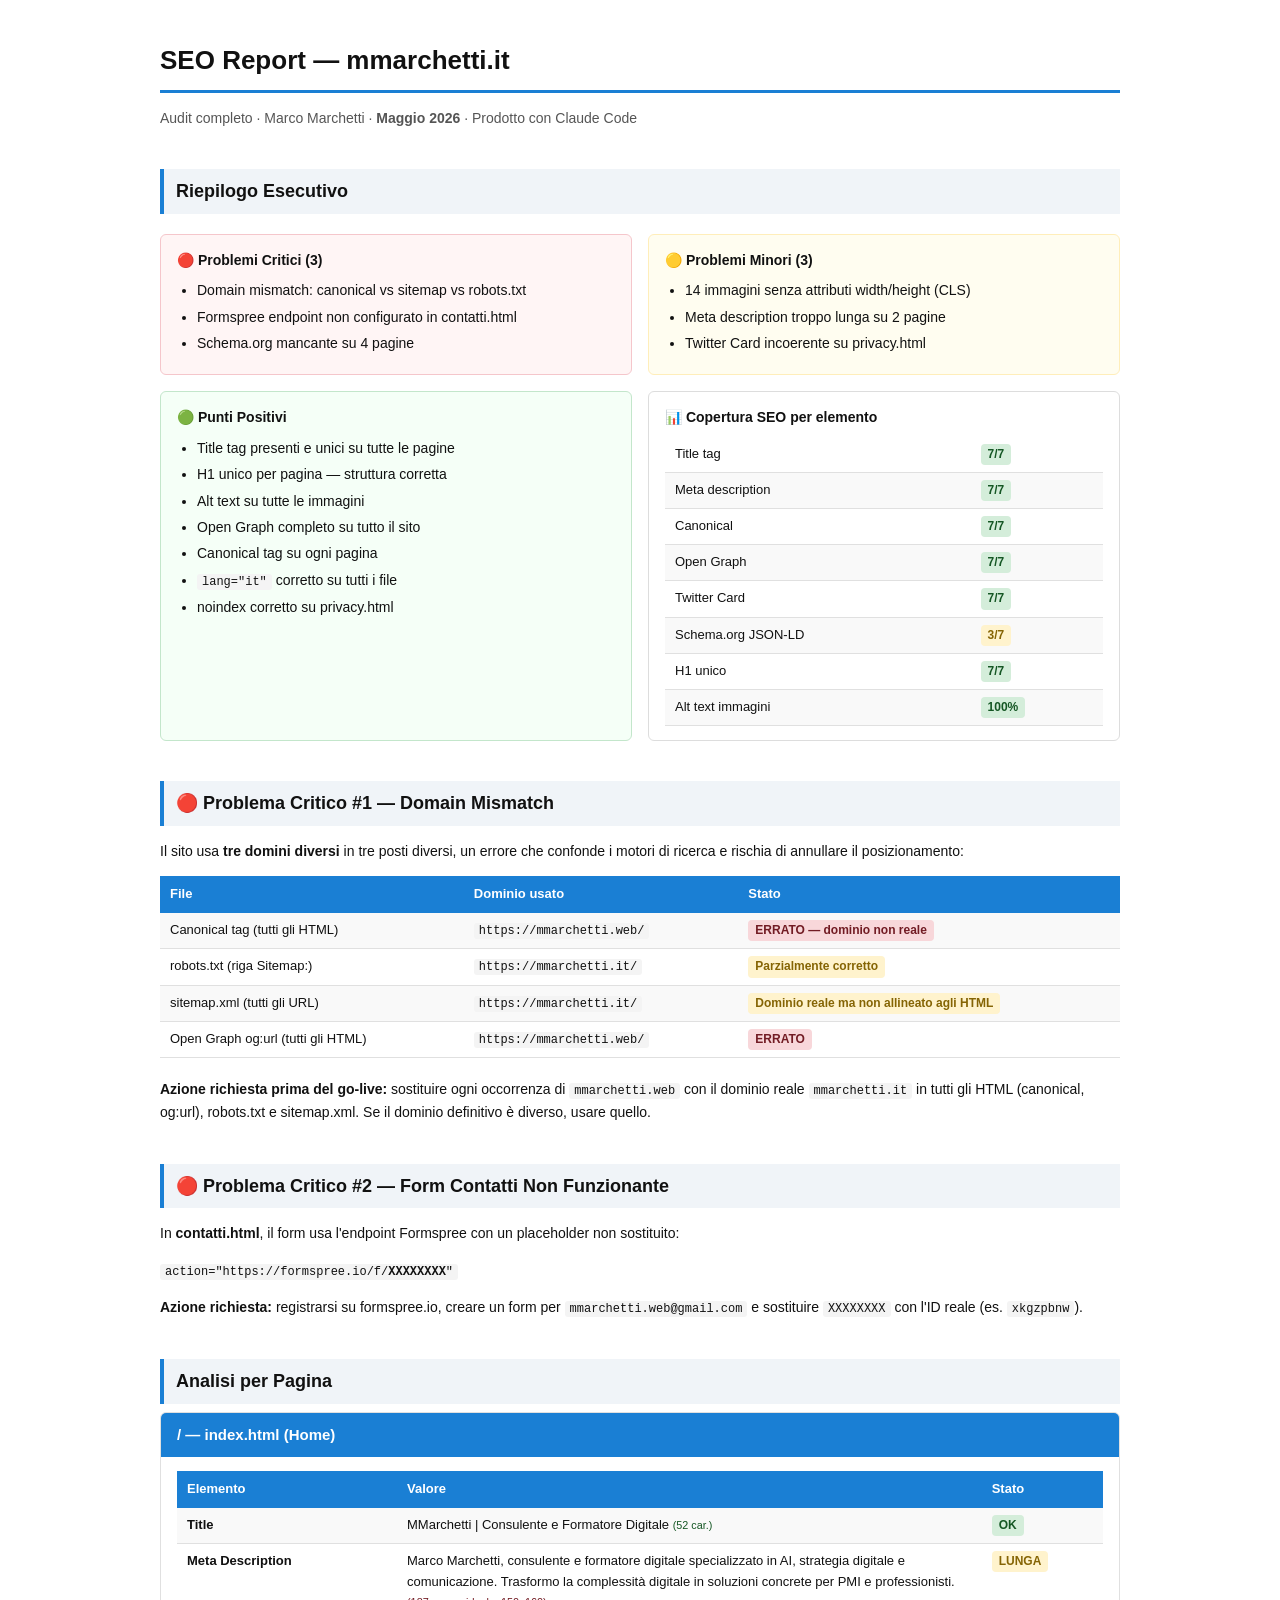
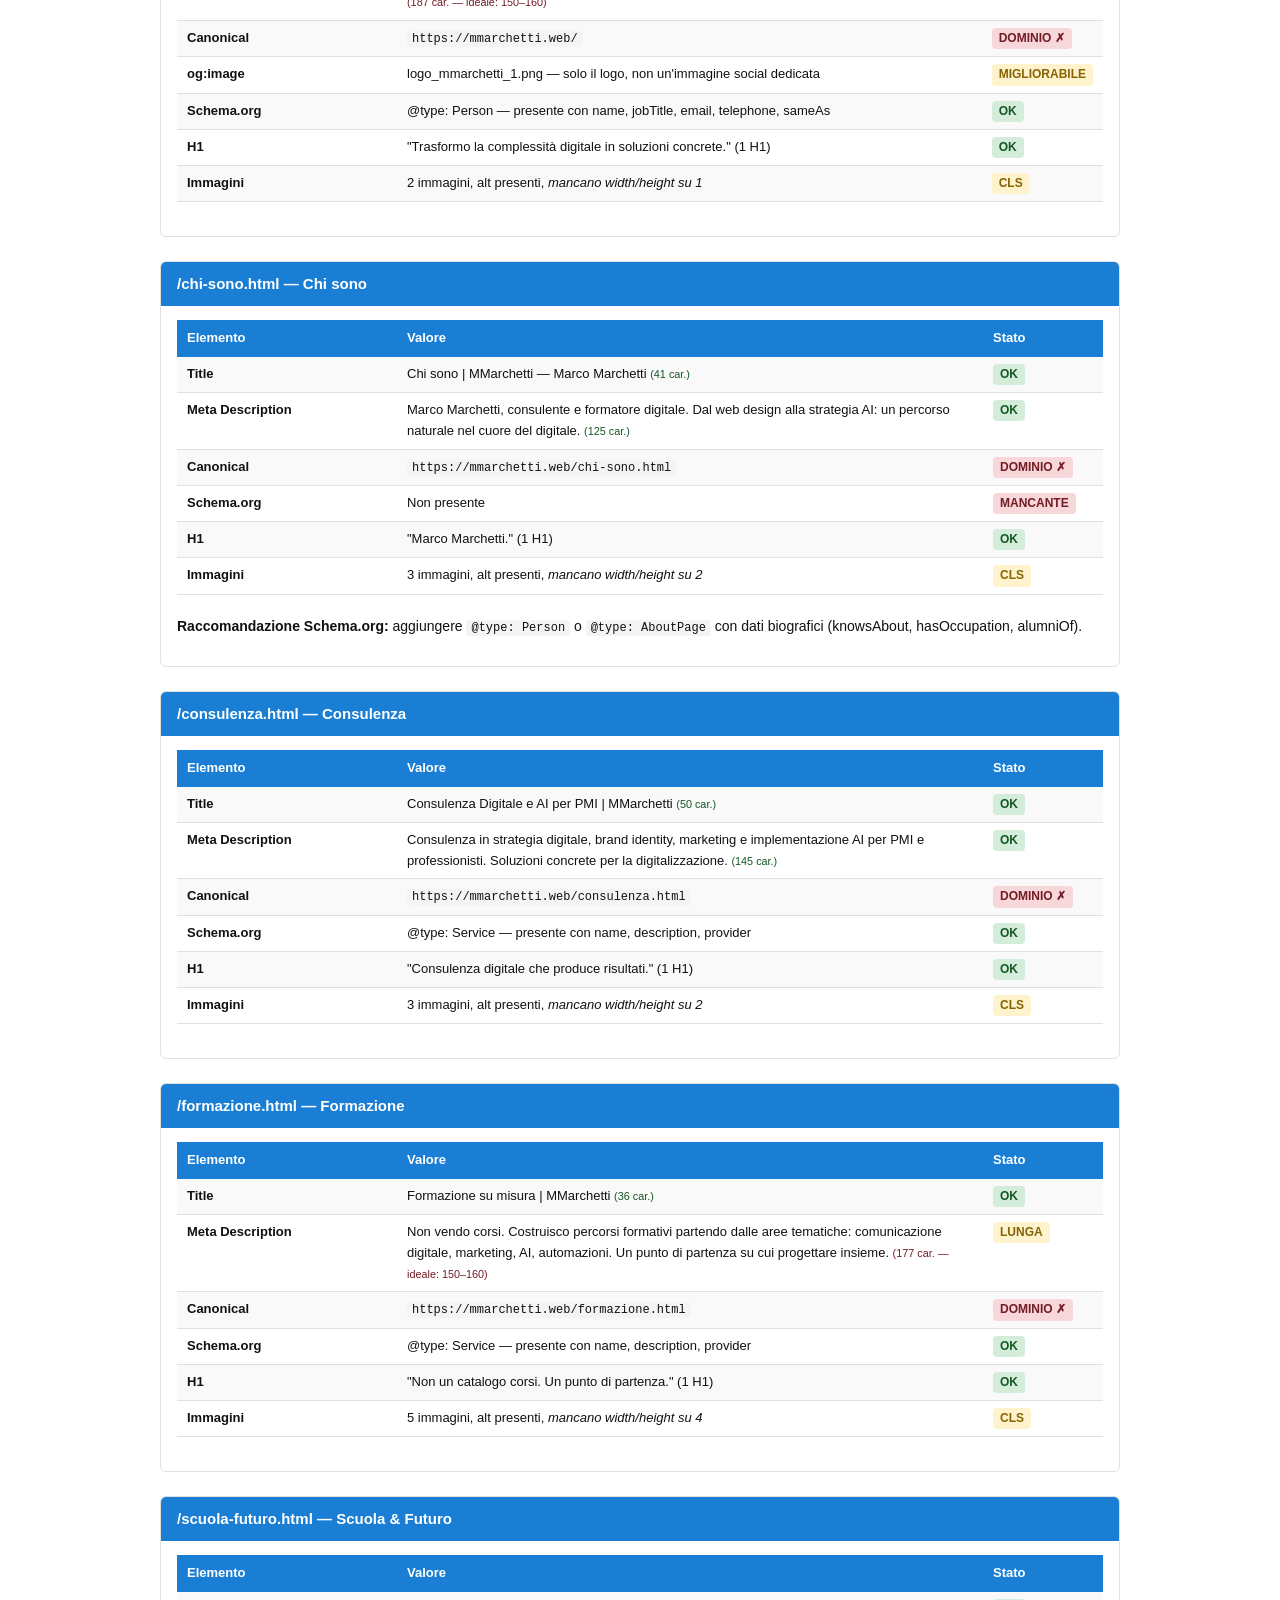
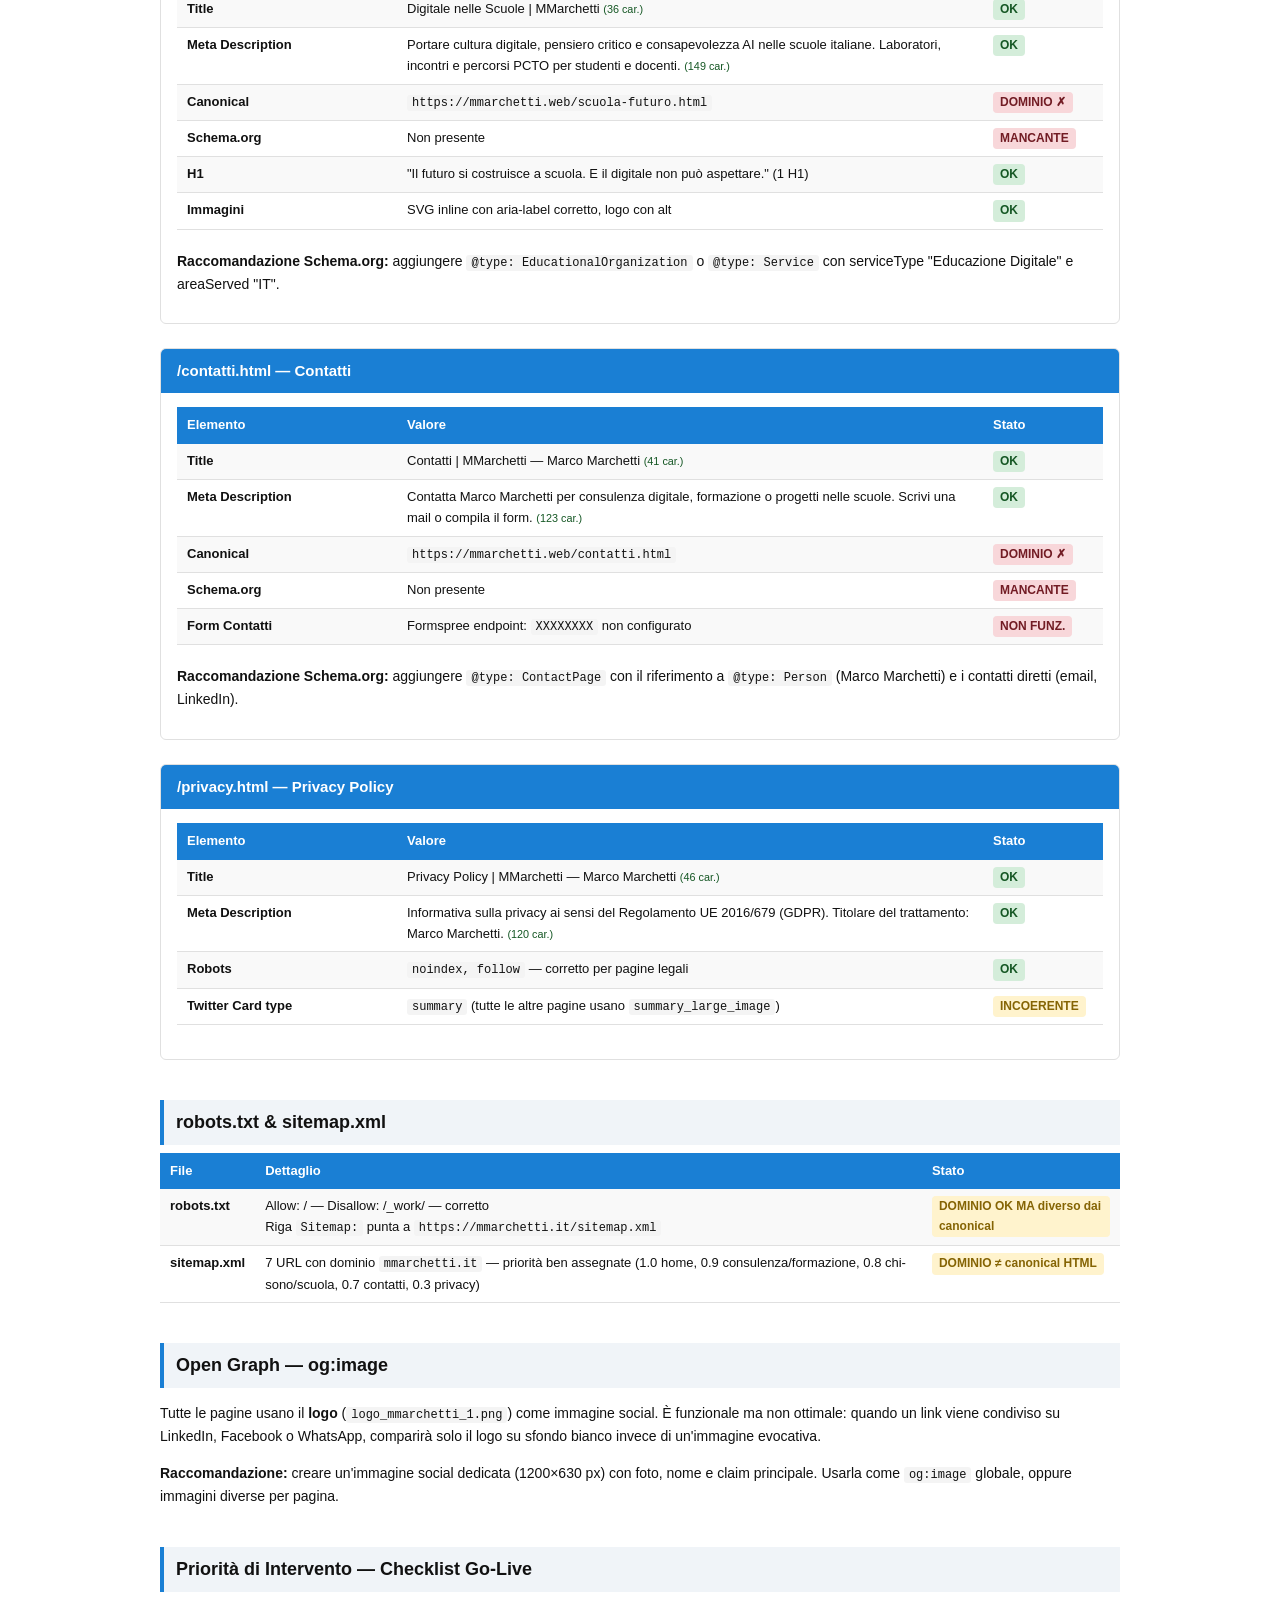
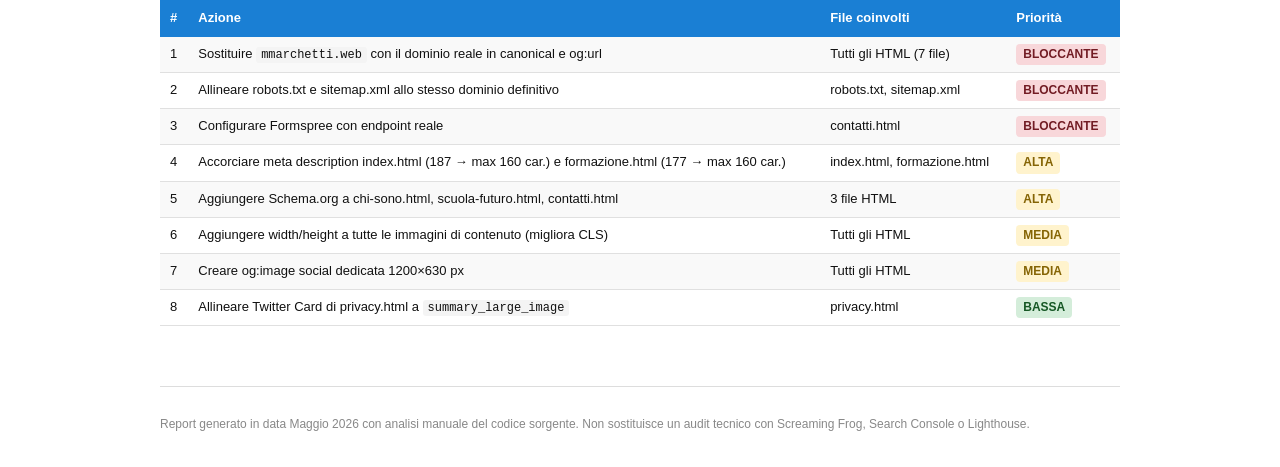
<file: _work/seo-report.html>
<!DOCTYPE html>
<html lang="it">
<head>
  <meta charset="UTF-8">
  <title>SEO Report — mmarchetti.it — Maggio 2026</title>
  <style>
    body { font-family: Arial, sans-serif; font-size: 14px; color: #111; max-width: 960px; margin: 40px auto; padding: 0 24px; line-height: 1.6; }
    h1 { font-size: 26px; border-bottom: 3px solid #1A7FD4; padding-bottom: 8px; margin-bottom: 4px; }
    .subtitle { color: #555; margin-bottom: 40px; }
    h2 { font-size: 18px; margin-top: 40px; margin-bottom: 8px; background: #f0f4f8; padding: 8px 12px; border-left: 4px solid #1A7FD4; }
    h3 { font-size: 15px; margin-top: 24px; margin-bottom: 6px; color: #1A7FD4; }
    table { width: 100%; border-collapse: collapse; margin-bottom: 20px; font-size: 13px; }
    th { background: #1A7FD4; color: white; padding: 8px 10px; text-align: left; }
    td { padding: 7px 10px; border-bottom: 1px solid #e0e0e0; vertical-align: top; }
    tr:nth-child(even) td { background: #f9f9f9; }
    .tag-ok    { display: inline-block; background: #d4edda; color: #155724; border-radius: 4px; padding: 1px 7px; font-size: 12px; font-weight: bold; }
    .tag-warn  { display: inline-block; background: #fff3cd; color: #856404; border-radius: 4px; padding: 1px 7px; font-size: 12px; font-weight: bold; }
    .tag-error { display: inline-block; background: #f8d7da; color: #721c24; border-radius: 4px; padding: 1px 7px; font-size: 12px; font-weight: bold; }
    .summary-grid { display: grid; grid-template-columns: 1fr 1fr; gap: 16px; margin: 20px 0; }
    .summary-box { border: 1px solid #ddd; border-radius: 6px; padding: 14px 16px; }
    .summary-box h4 { margin: 0 0 8px; font-size: 14px; }
    .summary-box.error { border-color: #f5c6cb; background: #fff5f5; }
    .summary-box.warn  { border-color: #ffeeba; background: #fffdf0; }
    .summary-box.ok    { border-color: #c3e6cb; background: #f5fff7; }
    ul { margin: 6px 0; padding-left: 20px; }
    li { margin-bottom: 4px; }
    code { background: #f4f4f4; padding: 1px 5px; border-radius: 3px; font-size: 12px; }
    .page-block { border: 1px solid #e0e0e0; border-radius: 6px; margin-bottom: 24px; overflow: hidden; }
    .page-block-header { background: #1A7FD4; color: white; padding: 10px 16px; font-weight: bold; font-size: 15px; }
    .page-block-body { padding: 14px 16px; }
    .char-ok   { color: #155724; }
    .char-warn { color: #856404; }
    .char-bad  { color: #721c24; }
    footer { margin-top: 60px; padding-top: 16px; border-top: 1px solid #ddd; color: #888; font-size: 12px; }
  </style>
</head>
<body>

<h1>SEO Report — mmarchetti.it</h1>
<p class="subtitle">Audit completo · Marco Marchetti · <strong>Maggio 2026</strong> · Prodotto con Claude Code</p>

<!-- RIEPILOGO ESECUTIVO -->
<h2>Riepilogo Esecutivo</h2>

<div class="summary-grid">
  <div class="summary-box error">
    <h4>🔴 Problemi Critici (3)</h4>
    <ul>
      <li>Domain mismatch: canonical vs sitemap vs robots.txt</li>
      <li>Formspree endpoint non configurato in contatti.html</li>
      <li>Schema.org mancante su 4 pagine</li>
    </ul>
  </div>
  <div class="summary-box warn">
    <h4>🟡 Problemi Minori (3)</h4>
    <ul>
      <li>14 immagini senza attributi width/height (CLS)</li>
      <li>Meta description troppo lunga su 2 pagine</li>
      <li>Twitter Card incoerente su privacy.html</li>
    </ul>
  </div>
  <div class="summary-box ok">
    <h4>🟢 Punti Positivi</h4>
    <ul>
      <li>Title tag presenti e unici su tutte le pagine</li>
      <li>H1 unico per pagina — struttura corretta</li>
      <li>Alt text su tutte le immagini</li>
      <li>Open Graph completo su tutto il sito</li>
      <li>Canonical tag su ogni pagina</li>
      <li><code>lang="it"</code> corretto su tutti i file</li>
      <li>noindex corretto su privacy.html</li>
    </ul>
  </div>
  <div class="summary-box">
    <h4>📊 Copertura SEO per elemento</h4>
    <table style="margin:0">
      <tr><td>Title tag</td><td><span class="tag-ok">7/7</span></td></tr>
      <tr><td>Meta description</td><td><span class="tag-ok">7/7</span></td></tr>
      <tr><td>Canonical</td><td><span class="tag-ok">7/7</span></td></tr>
      <tr><td>Open Graph</td><td><span class="tag-ok">7/7</span></td></tr>
      <tr><td>Twitter Card</td><td><span class="tag-ok">7/7</span></td></tr>
      <tr><td>Schema.org JSON-LD</td><td><span class="tag-warn">3/7</span></td></tr>
      <tr><td>H1 unico</td><td><span class="tag-ok">7/7</span></td></tr>
      <tr><td>Alt text immagini</td><td><span class="tag-ok">100%</span></td></tr>
    </table>
  </div>
</div>

<!-- PROBLEMA CRITICO #1 -->
<h2>🔴 Problema Critico #1 — Domain Mismatch</h2>
<p>Il sito usa <strong>tre domini diversi</strong> in tre posti diversi, un errore che confonde i motori di ricerca e rischia di annullare il posizionamento:</p>
<table>
  <tr><th>File</th><th>Dominio usato</th><th>Stato</th></tr>
  <tr><td>Canonical tag (tutti gli HTML)</td><td><code>https://mmarchetti.web/</code></td><td><span class="tag-error">ERRATO — dominio non reale</span></td></tr>
  <tr><td>robots.txt (riga Sitemap:)</td><td><code>https://mmarchetti.it/</code></td><td><span class="tag-warn">Parzialmente corretto</span></td></tr>
  <tr><td>sitemap.xml (tutti gli URL)</td><td><code>https://mmarchetti.it/</code></td><td><span class="tag-warn">Dominio reale ma non allineato agli HTML</span></td></tr>
  <tr><td>Open Graph og:url (tutti gli HTML)</td><td><code>https://mmarchetti.web/</code></td><td><span class="tag-error">ERRATO</span></td></tr>
</table>
<p><strong>Azione richiesta prima del go-live:</strong> sostituire ogni occorrenza di <code>mmarchetti.web</code> con il dominio reale <code>mmarchetti.it</code> in tutti gli HTML (canonical, og:url), robots.txt e sitemap.xml. Se il dominio definitivo è diverso, usare quello.</p>

<!-- PROBLEMA CRITICO #2 -->
<h2>🔴 Problema Critico #2 — Form Contatti Non Funzionante</h2>
<p>In <strong>contatti.html</strong>, il form usa l'endpoint Formspree con un placeholder non sostituito:</p>
<p><code>action="https://formspree.io/f/<strong>XXXXXXXX</strong>"</code></p>
<p><strong>Azione richiesta:</strong> registrarsi su formspree.io, creare un form per <code>mmarchetti.web@gmail.com</code> e sostituire <code>XXXXXXXX</code> con l'ID reale (es. <code>xkgzpbnw</code>).</p>

<!-- ANALISI PER PAGINA -->
<h2>Analisi per Pagina</h2>

<!-- INDEX -->
<div class="page-block">
  <div class="page-block-header">/ — index.html (Home)</div>
  <div class="page-block-body">
    <table>
      <tr><th style="width:200px">Elemento</th><th>Valore</th><th style="width:100px">Stato</th></tr>
      <tr>
        <td><strong>Title</strong></td>
        <td>MMarchetti | Consulente e Formatore Digitale <small class="char-ok">(52 car.)</small></td>
        <td><span class="tag-ok">OK</span></td>
      </tr>
      <tr>
        <td><strong>Meta Description</strong></td>
        <td>Marco Marchetti, consulente e formatore digitale specializzato in AI, strategia digitale e comunicazione. Trasformo la complessità digitale in soluzioni concrete per PMI e professionisti. <small class="char-bad">(187 car. — ideale: 150–160)</small></td>
        <td><span class="tag-warn">LUNGA</span></td>
      </tr>
      <tr>
        <td><strong>Canonical</strong></td>
        <td><code>https://mmarchetti.web/</code></td>
        <td><span class="tag-error">DOMINIO ✗</span></td>
      </tr>
      <tr>
        <td><strong>og:image</strong></td>
        <td>logo_mmarchetti_1.png — solo il logo, non un'immagine social dedicata</td>
        <td><span class="tag-warn">MIGLIORABILE</span></td>
      </tr>
      <tr>
        <td><strong>Schema.org</strong></td>
        <td>@type: Person — presente con name, jobTitle, email, telephone, sameAs</td>
        <td><span class="tag-ok">OK</span></td>
      </tr>
      <tr>
        <td><strong>H1</strong></td>
        <td>"Trasformo la complessità digitale in soluzioni concrete." (1 H1)</td>
        <td><span class="tag-ok">OK</span></td>
      </tr>
      <tr>
        <td><strong>Immagini</strong></td>
        <td>2 immagini, alt presenti, <em>mancano width/height su 1</em></td>
        <td><span class="tag-warn">CLS</span></td>
      </tr>
    </table>
  </div>
</div>

<!-- CHI SONO -->
<div class="page-block">
  <div class="page-block-header">/chi-sono.html — Chi sono</div>
  <div class="page-block-body">
    <table>
      <tr><th style="width:200px">Elemento</th><th>Valore</th><th style="width:100px">Stato</th></tr>
      <tr>
        <td><strong>Title</strong></td>
        <td>Chi sono | MMarchetti — Marco Marchetti <small class="char-ok">(41 car.)</small></td>
        <td><span class="tag-ok">OK</span></td>
      </tr>
      <tr>
        <td><strong>Meta Description</strong></td>
        <td>Marco Marchetti, consulente e formatore digitale. Dal web design alla strategia AI: un percorso naturale nel cuore del digitale. <small class="char-ok">(125 car.)</small></td>
        <td><span class="tag-ok">OK</span></td>
      </tr>
      <tr>
        <td><strong>Canonical</strong></td>
        <td><code>https://mmarchetti.web/chi-sono.html</code></td>
        <td><span class="tag-error">DOMINIO ✗</span></td>
      </tr>
      <tr>
        <td><strong>Schema.org</strong></td>
        <td>Non presente</td>
        <td><span class="tag-error">MANCANTE</span></td>
      </tr>
      <tr>
        <td><strong>H1</strong></td>
        <td>"Marco Marchetti." (1 H1)</td>
        <td><span class="tag-ok">OK</span></td>
      </tr>
      <tr>
        <td><strong>Immagini</strong></td>
        <td>3 immagini, alt presenti, <em>mancano width/height su 2</em></td>
        <td><span class="tag-warn">CLS</span></td>
      </tr>
    </table>
    <p><strong>Raccomandazione Schema.org:</strong> aggiungere <code>@type: Person</code> o <code>@type: AboutPage</code> con dati biogra­fici (knowsAbout, hasOccupation, alumniOf).</p>
  </div>
</div>

<!-- CONSULENZA -->
<div class="page-block">
  <div class="page-block-header">/consulenza.html — Consulenza</div>
  <div class="page-block-body">
    <table>
      <tr><th style="width:200px">Elemento</th><th>Valore</th><th style="width:100px">Stato</th></tr>
      <tr>
        <td><strong>Title</strong></td>
        <td>Consulenza Digitale e AI per PMI | MMarchetti <small class="char-ok">(50 car.)</small></td>
        <td><span class="tag-ok">OK</span></td>
      </tr>
      <tr>
        <td><strong>Meta Description</strong></td>
        <td>Consulenza in strategia digitale, brand identity, marketing e implementazione AI per PMI e professionisti. Soluzioni concrete per la digitalizzazione. <small class="char-ok">(145 car.)</small></td>
        <td><span class="tag-ok">OK</span></td>
      </tr>
      <tr>
        <td><strong>Canonical</strong></td>
        <td><code>https://mmarchetti.web/consulenza.html</code></td>
        <td><span class="tag-error">DOMINIO ✗</span></td>
      </tr>
      <tr>
        <td><strong>Schema.org</strong></td>
        <td>@type: Service — presente con name, description, provider</td>
        <td><span class="tag-ok">OK</span></td>
      </tr>
      <tr>
        <td><strong>H1</strong></td>
        <td>"Consulenza digitale che produce risultati." (1 H1)</td>
        <td><span class="tag-ok">OK</span></td>
      </tr>
      <tr>
        <td><strong>Immagini</strong></td>
        <td>3 immagini, alt presenti, <em>mancano width/height su 2</em></td>
        <td><span class="tag-warn">CLS</span></td>
      </tr>
    </table>
  </div>
</div>

<!-- FORMAZIONE -->
<div class="page-block">
  <div class="page-block-header">/formazione.html — Formazione</div>
  <div class="page-block-body">
    <table>
      <tr><th style="width:200px">Elemento</th><th>Valore</th><th style="width:100px">Stato</th></tr>
      <tr>
        <td><strong>Title</strong></td>
        <td>Formazione su misura | MMarchetti <small class="char-ok">(36 car.)</small></td>
        <td><span class="tag-ok">OK</span></td>
      </tr>
      <tr>
        <td><strong>Meta Description</strong></td>
        <td>Non vendo corsi. Costruisco percorsi formativi partendo dalle aree tematiche: comunicazione digitale, marketing, AI, automazioni. Un punto di partenza su cui progettare insieme. <small class="char-bad">(177 car. — ideale: 150–160)</small></td>
        <td><span class="tag-warn">LUNGA</span></td>
      </tr>
      <tr>
        <td><strong>Canonical</strong></td>
        <td><code>https://mmarchetti.web/formazione.html</code></td>
        <td><span class="tag-error">DOMINIO ✗</span></td>
      </tr>
      <tr>
        <td><strong>Schema.org</strong></td>
        <td>@type: Service — presente con name, description, provider</td>
        <td><span class="tag-ok">OK</span></td>
      </tr>
      <tr>
        <td><strong>H1</strong></td>
        <td>"Non un catalogo corsi. Un punto di partenza." (1 H1)</td>
        <td><span class="tag-ok">OK</span></td>
      </tr>
      <tr>
        <td><strong>Immagini</strong></td>
        <td>5 immagini, alt presenti, <em>mancano width/height su 4</em></td>
        <td><span class="tag-warn">CLS</span></td>
      </tr>
    </table>
  </div>
</div>

<!-- SCUOLA -->
<div class="page-block">
  <div class="page-block-header">/scuola-futuro.html — Scuola &amp; Futuro</div>
  <div class="page-block-body">
    <table>
      <tr><th style="width:200px">Elemento</th><th>Valore</th><th style="width:100px">Stato</th></tr>
      <tr>
        <td><strong>Title</strong></td>
        <td>Digitale nelle Scuole | MMarchetti <small class="char-ok">(36 car.)</small></td>
        <td><span class="tag-ok">OK</span></td>
      </tr>
      <tr>
        <td><strong>Meta Description</strong></td>
        <td>Portare cultura digitale, pensiero critico e consapevolezza AI nelle scuole italiane. Laboratori, incontri e percorsi PCTO per studenti e docenti. <small class="char-ok">(149 car.)</small></td>
        <td><span class="tag-ok">OK</span></td>
      </tr>
      <tr>
        <td><strong>Canonical</strong></td>
        <td><code>https://mmarchetti.web/scuola-futuro.html</code></td>
        <td><span class="tag-error">DOMINIO ✗</span></td>
      </tr>
      <tr>
        <td><strong>Schema.org</strong></td>
        <td>Non presente</td>
        <td><span class="tag-error">MANCANTE</span></td>
      </tr>
      <tr>
        <td><strong>H1</strong></td>
        <td>"Il futuro si costruisce a scuola. E il digitale non può aspettare." (1 H1)</td>
        <td><span class="tag-ok">OK</span></td>
      </tr>
      <tr>
        <td><strong>Immagini</strong></td>
        <td>SVG inline con aria-label corretto, logo con alt</td>
        <td><span class="tag-ok">OK</span></td>
      </tr>
    </table>
    <p><strong>Raccomandazione Schema.org:</strong> aggiungere <code>@type: EducationalOrganization</code> o <code>@type: Service</code> con serviceType "Educazione Digitale" e areaServed "IT".</p>
  </div>
</div>

<!-- CONTATTI -->
<div class="page-block">
  <div class="page-block-header">/contatti.html — Contatti</div>
  <div class="page-block-body">
    <table>
      <tr><th style="width:200px">Elemento</th><th>Valore</th><th style="width:100px">Stato</th></tr>
      <tr>
        <td><strong>Title</strong></td>
        <td>Contatti | MMarchetti — Marco Marchetti <small class="char-ok">(41 car.)</small></td>
        <td><span class="tag-ok">OK</span></td>
      </tr>
      <tr>
        <td><strong>Meta Description</strong></td>
        <td>Contatta Marco Marchetti per consulenza digitale, formazione o progetti nelle scuole. Scrivi una mail o compila il form. <small class="char-ok">(123 car.)</small></td>
        <td><span class="tag-ok">OK</span></td>
      </tr>
      <tr>
        <td><strong>Canonical</strong></td>
        <td><code>https://mmarchetti.web/contatti.html</code></td>
        <td><span class="tag-error">DOMINIO ✗</span></td>
      </tr>
      <tr>
        <td><strong>Schema.org</strong></td>
        <td>Non presente</td>
        <td><span class="tag-error">MANCANTE</span></td>
      </tr>
      <tr>
        <td><strong>Form Contatti</strong></td>
        <td>Formspree endpoint: <code>XXXXXXXX</code> non configurato</td>
        <td><span class="tag-error">NON FUNZ.</span></td>
      </tr>
    </table>
    <p><strong>Raccomandazione Schema.org:</strong> aggiungere <code>@type: ContactPage</code> con il riferimento a <code>@type: Person</code> (Marco Marchetti) e i contatti diretti (email, LinkedIn).</p>
  </div>
</div>

<!-- PRIVACY -->
<div class="page-block">
  <div class="page-block-header">/privacy.html — Privacy Policy</div>
  <div class="page-block-body">
    <table>
      <tr><th style="width:200px">Elemento</th><th>Valore</th><th style="width:100px">Stato</th></tr>
      <tr>
        <td><strong>Title</strong></td>
        <td>Privacy Policy | MMarchetti — Marco Marchetti <small class="char-ok">(46 car.)</small></td>
        <td><span class="tag-ok">OK</span></td>
      </tr>
      <tr>
        <td><strong>Meta Description</strong></td>
        <td>Informativa sulla privacy ai sensi del Regolamento UE 2016/679 (GDPR). Titolare del trattamento: Marco Marchetti. <small class="char-ok">(120 car.)</small></td>
        <td><span class="tag-ok">OK</span></td>
      </tr>
      <tr>
        <td><strong>Robots</strong></td>
        <td><code>noindex, follow</code> — corretto per pagine legali</td>
        <td><span class="tag-ok">OK</span></td>
      </tr>
      <tr>
        <td><strong>Twitter Card type</strong></td>
        <td><code>summary</code> (tutte le altre pagine usano <code>summary_large_image</code>)</td>
        <td><span class="tag-warn">INCOERENTE</span></td>
      </tr>
    </table>
  </div>
</div>

<!-- ROBOTS E SITEMAP -->
<h2>robots.txt &amp; sitemap.xml</h2>
<table>
  <tr><th>File</th><th>Dettaglio</th><th>Stato</th></tr>
  <tr>
    <td><strong>robots.txt</strong></td>
    <td>Allow: / — Disallow: /_work/ — corretto<br>Riga <code>Sitemap:</code> punta a <code>https://mmarchetti.it/sitemap.xml</code></td>
    <td><span class="tag-warn">DOMINIO OK MA diverso dai canonical</span></td>
  </tr>
  <tr>
    <td><strong>sitemap.xml</strong></td>
    <td>7 URL con dominio <code>mmarchetti.it</code> — priorità ben assegnate (1.0 home, 0.9 consulenza/formazione, 0.8 chi-sono/scuola, 0.7 contatti, 0.3 privacy)</td>
    <td><span class="tag-warn">DOMINIO ≠ canonical HTML</span></td>
  </tr>
</table>

<!-- OG:IMAGE -->
<h2>Open Graph — og:image</h2>
<p>Tutte le pagine usano il <strong>logo</strong> (<code>logo_mmarchetti_1.png</code>) come immagine social. È funzionale ma non ottimale: quando un link viene condiviso su LinkedIn, Facebook o WhatsApp, comparirà solo il logo su sfondo bianco invece di un'immagine evocativa.</p>
<p><strong>Raccomandazione:</strong> creare un'immagine social dedicata (1200×630 px) con foto, nome e claim principale. Usarla come <code>og:image</code> globale, oppure immagini diverse per pagina.</p>

<!-- PRIORITÀ DI INTERVENTO -->
<h2>Priorità di Intervento — Checklist Go-Live</h2>
<table>
  <tr><th>#</th><th>Azione</th><th>File coinvolti</th><th>Priorità</th></tr>
  <tr>
    <td>1</td>
    <td>Sostituire <code>mmarchetti.web</code> con il dominio reale in canonical e og:url</td>
    <td>Tutti gli HTML (7 file)</td>
    <td><span class="tag-error">BLOCCANTE</span></td>
  </tr>
  <tr>
    <td>2</td>
    <td>Allineare robots.txt e sitemap.xml allo stesso dominio definitivo</td>
    <td>robots.txt, sitemap.xml</td>
    <td><span class="tag-error">BLOCCANTE</span></td>
  </tr>
  <tr>
    <td>3</td>
    <td>Configurare Formspree con endpoint reale</td>
    <td>contatti.html</td>
    <td><span class="tag-error">BLOCCANTE</span></td>
  </tr>
  <tr>
    <td>4</td>
    <td>Accorciare meta description index.html (187 → max 160 car.) e formazione.html (177 → max 160 car.)</td>
    <td>index.html, formazione.html</td>
    <td><span class="tag-warn">ALTA</span></td>
  </tr>
  <tr>
    <td>5</td>
    <td>Aggiungere Schema.org a chi-sono.html, scuola-futuro.html, contatti.html</td>
    <td>3 file HTML</td>
    <td><span class="tag-warn">ALTA</span></td>
  </tr>
  <tr>
    <td>6</td>
    <td>Aggiungere width/height a tutte le immagini di contenuto (migliora CLS)</td>
    <td>Tutti gli HTML</td>
    <td><span class="tag-warn">MEDIA</span></td>
  </tr>
  <tr>
    <td>7</td>
    <td>Creare og:image social dedicata 1200×630 px</td>
    <td>Tutti gli HTML</td>
    <td><span class="tag-warn">MEDIA</span></td>
  </tr>
  <tr>
    <td>8</td>
    <td>Allineare Twitter Card di privacy.html a <code>summary_large_image</code></td>
    <td>privacy.html</td>
    <td><span class="tag-ok">BASSA</span></td>
  </tr>
</table>

<footer>
  <p>Report generato in data Maggio 2026 con analisi manuale del codice sorgente. Non sostituisce un audit tecnico con Screaming Frog, Search Console o Lighthouse.</p>
</footer>

</body>
</html>
</file>
<file: assets/css/fonts.css>
@font-face {
  font-family: 'Barlow Condensed';
  font-style: normal;
  font-weight: 700;
  font-display: swap;
  src: url('../fonts/barlow-condensed-700.woff2') format('woff2');
  unicode-range: U+0000-00FF, U+0131, U+0152-0153, U+02BB-02BC, U+02C6, U+02DA, U+02DC, U+0304, U+0308, U+0329, U+2000-206F, U+20AC, U+2122, U+2191, U+2193, U+2212, U+2215, U+FEFF, U+FFFD;
}

@font-face {
  font-family: 'DM Sans';
  font-style: normal;
  font-weight: 400;
  font-display: swap;
  src: url('../fonts/dm-sans-400.woff2') format('woff2');
  unicode-range: U+0000-00FF, U+0131, U+0152-0153, U+02BB-02BC, U+02C6, U+02DA, U+02DC, U+0304, U+0308, U+0329, U+2000-206F, U+20AC, U+2122, U+2191, U+2193, U+2212, U+2215, U+FEFF, U+FFFD;
}

@font-face {
  font-family: 'DM Sans';
  font-style: italic;
  font-weight: 400;
  font-display: swap;
  src: url('../fonts/dm-sans-400-italic.woff2') format('woff2');
  unicode-range: U+0000-00FF, U+0131, U+0152-0153, U+02BB-02BC, U+02C6, U+02DA, U+02DC, U+0304, U+0308, U+0329, U+2000-206F, U+20AC, U+2122, U+2191, U+2193, U+2212, U+2215, U+FEFF, U+FFFD;
}

@font-face {
  font-family: 'DM Sans';
  font-style: normal;
  font-weight: 500;
  font-display: swap;
  src: url('../fonts/dm-sans-500.woff2') format('woff2');
  unicode-range: U+0000-00FF, U+0131, U+0152-0153, U+02BB-02BC, U+02C6, U+02DA, U+02DC, U+0304, U+0308, U+0329, U+2000-206F, U+20AC, U+2122, U+2191, U+2193, U+2212, U+2215, U+FEFF, U+FFFD;
}
</file>
<file: assets/css/variables.css>
/* Variabili CSS — MMarchetti */

:root {
  /* Colori brand */
  --blu: #1A7FD4;
  --blu-hover: #1569B0;
  --arancio-hover: #E09513;
  --magenta-hover: #D12D6A;
  --footer-bg: #050505;
  --blu-soft: rgba(26, 127, 212, 0.12);
  --arancio: #F5A623;
  --arancio-soft: rgba(245, 166, 35, 0.1);
  --magenta: #E8357A;
  --magenta-soft: rgba(232, 53, 122, 0.1);
  --viola: #7B1FA2;
  --viola-soft: rgba(123, 31, 162, 0.1);
  --nero: #0A0A0A;
  --nero-light: #0D0D0D;
  --bianco: #FFFFFF;
  --grigio-testo: #4A4A4A;
  --grigio-chiaro: #F5F5F5;
  --grigio-bordo: #1E1E1E;
  --grigio-input: #1A1A1A;
  --testo-su-chiaro: #1A1A1A;

  /* Gradienti brand */
  --gradient-blu: linear-gradient(135deg, #1A7FD4 0%, #1569B0 100%);
  --gradient-accent: linear-gradient(135deg, #1A7FD4 0%, #7B1FA2 50%, #E8357A 100%);
  --gradient-warm: linear-gradient(135deg, #F5A623 0%, #E8357A 100%);
  --gradient-dark: linear-gradient(180deg, #0A0A0A 0%, #0D0D0D 100%);
  --gradient-radial-blu: radial-gradient(ellipse at 70% 20%, rgba(26, 127, 212, 0.15) 0%, transparent 60%);
  --gradient-radial-arancio: radial-gradient(ellipse at 20% 80%, rgba(245, 166, 35, 0.1) 0%, transparent 50%);
  --gradient-radial-magenta: radial-gradient(ellipse at 80% 70%, rgba(232, 53, 122, 0.1) 0%, transparent 50%);

  /* Font */
  --font-titoli: 'Barlow Condensed', sans-serif;
  --font-body: 'DM Sans', sans-serif;
  /* Tipografia */
  --h1-size: 56px;
  --h2-size: 40px;
  --h3-size: 28px;
  --h4-size: 22px;
  --body-size: 16px;
  --large-size: 18px;
  --small-size: 14px;
  --caption-size: 13px;
  --label-size: 14px;

  --h1-lh: 1.1;
  --h2-lh: 1.2;
  --h3-lh: 1.3;
  --h4-lh: 1.4;
  --body-lh: 1.7;
  --large-lh: 1.6;

  /* Spaziature */
  --space-xs: 8px;
  --space-sm: 16px;
  --space-md: 24px;
  --space-lg: 48px;
  --space-xl: 80px;
  --space-xxl: 120px;

  /* Layout */
  --container-max: 1200px;
  --container-padding: 24px;

  /* Componenti */
  --radius: 4px;
  --radius-lg: 8px;
  --radius-xl: 16px;
  --navbar-h: 72px;

  /* Transizioni */
  --transition: 0.25s ease;
  --transition-slow: 0.4s ease;

  /* Ombre */
  --shadow-card: 0 4px 24px rgba(0, 0, 0, 0.3);
  --shadow-hover: 0 8px 32px rgba(26, 127, 212, 0.2);
  --shadow-lg: 0 12px 48px rgba(0, 0, 0, 0.4);

  /* Spazi immagine */
  --img-radius: var(--radius-lg);
  --img-aspect-hero: 16 / 9;
  --img-aspect-square: 1 / 1;
  --img-aspect-portrait: 3 / 4;
  --img-aspect-wide: 21 / 9;
}

/* Breakpoint reference (usati nei media query di main.css):
   mobile-first — default è mobile
   @media (min-width: 768px)  → tablet/desktop
   @media (min-width: 1024px) → desktop large
*/
</file>
<file: assets/css/main.css>
/* Stili principali — MMarchetti */

/* =====================
   BASE
   ===================== */

body {
  font-family: var(--font-body);
  font-size: var(--body-size);
  line-height: var(--body-lh);
  color: var(--bianco);
  background-color: var(--nero);
}

.container {
  width: 100%;
  max-width: var(--container-max);
  margin: 0 auto;
  padding: 0 var(--container-padding);
}

section {
  padding: var(--space-xl) 0;
}

/* =====================
   TIPOGRAFIA
   ===================== */

h1, h2, h3 {
  font-family: var(--font-titoli);
  font-weight: 700;
  text-transform: uppercase;
}

h1 {
  font-size: clamp(36px, 6vw, var(--h1-size));
  line-height: var(--h1-lh);
  letter-spacing: -0.5px;
}

h2 {
  font-size: clamp(28px, 4vw, var(--h2-size));
  line-height: var(--h2-lh);
}

h3 {
  font-size: clamp(22px, 3vw, var(--h3-size));
  line-height: var(--h3-lh);
}

h4 {
  font-family: var(--font-titoli);
  font-weight: 700;
  font-size: var(--h4-size);
  line-height: var(--h4-lh);
  text-transform: uppercase;
}

p {
  max-width: 68ch;
}

strong {
  font-weight: 500;
}

/* =====================
   LINK E TESTO COLORATO
   ===================== */

a.link-inline {
  color: var(--blu);
  border-bottom: 1px solid transparent;
  transition: border-color var(--transition);
}

a.link-inline:hover {
  border-color: var(--blu);
}

/* =====================
   BOTTONI
   ===================== */

.btn {
  display: inline-block;
  padding: 14px 28px;
  border-radius: var(--radius);
  font-family: var(--font-body);
  font-size: 15px;
  font-weight: 500;
  letter-spacing: 0.3px;
  transition: background-color var(--transition), color var(--transition), border-color var(--transition), transform var(--transition);
  white-space: nowrap;
}

.btn:hover {
  transform: translateY(-1px);
}

.btn-primary {
  background-color: var(--blu);
  color: var(--bianco);
  border: 2px solid var(--blu);
}

.btn-primary:hover {
  background-color: var(--blu-hover);
  border-color: var(--blu-hover);
}

.btn-secondary {
  background-color: transparent;
  color: var(--bianco);
  border: 2px solid rgba(255, 255, 255, 0.5);
}

.btn-secondary:hover {
  border-color: var(--bianco);
}

.btn-outline-blu {
  background-color: transparent;
  color: var(--blu);
  border: 2px solid var(--blu);
}

.btn-outline-blu:hover {
  background-color: var(--blu);
  color: var(--bianco);
}

/* =====================
   NAVBAR
   ===================== */

.navbar {
  position: fixed;
  top: 0;
  left: 0;
  right: 0;
  z-index: 1000;
  height: var(--navbar-h);
  background-color: rgba(10, 10, 10, 0.95);
  backdrop-filter: blur(8px);
  border-bottom: 1px solid var(--grigio-bordo);
  transition: box-shadow var(--transition);
}

.navbar.scrolled {
  box-shadow: 0 2px 20px rgba(0, 0, 0, 0.5);
}

.navbar .container {
  height: 100%;
  display: flex;
  align-items: center;
  justify-content: space-between;
}

.navbar-logo {
  display: flex;
  align-items: center;
  gap: var(--space-sm);
}

.navbar-logo img {
  height: 40px;
  width: auto;
}

.navbar-nav {
  display: none;
  flex-direction: column;
  position: absolute;
  top: 100%;
  left: 0;
  right: 0;
  height: calc(100vh - var(--navbar-h));
  background: var(--nero);
  z-index: 999;
  padding: var(--space-lg) var(--container-padding);
  gap: var(--space-md);
  overflow-y: auto;
  -webkit-overflow-scrolling: touch;
}

.navbar-nav.open {
  display: flex;
}

.navbar-nav a {
  font-size: 20px;
  font-weight: 500;
  color: rgba(255, 255, 255, 0.75);
  padding: var(--space-xs) 0;
  border-bottom: 1px solid var(--grigio-bordo);
  transition: color var(--transition);
}

.navbar-nav a:hover,
.navbar-nav a.active {
  color: var(--blu);
}

.navbar-hamburger {
  display: flex;
  flex-direction: column;
  gap: 5px;
  padding: 8px;
  cursor: pointer;
  background: none;
  border: none;
}

.navbar-hamburger span {
  display: block;
  width: 24px;
  height: 2px;
  background-color: var(--bianco);
  border-radius: 2px;
  transition: transform var(--transition), opacity var(--transition);
}

.navbar-hamburger.open span:nth-child(1) {
  transform: translateY(7px) rotate(45deg);
}

.navbar-hamburger.open span:nth-child(2) {
  opacity: 0;
}

.navbar-hamburger.open span:nth-child(3) {
  transform: translateY(-7px) rotate(-45deg);
}

@media (min-width: 768px) {
  .navbar-nav {
    display: flex;
    flex-direction: row;
    position: static;
    background: none;
    padding: 0;
    gap: var(--space-md);
    height: auto;
    overflow-y: visible;
  }

  .navbar-nav a {
    font-size: 15px;
    border-bottom: none;
    padding: 4px 0;
    position: relative;
  }

  .navbar-nav a::after {
    content: '';
    position: absolute;
    bottom: -2px;
    left: 0;
    width: 0;
    height: 2px;
    background-color: var(--blu);
    transition: width var(--transition);
  }

  .navbar-nav a:hover::after,
  .navbar-nav a.active::after {
    width: 100%;
  }

  .navbar-hamburger {
    display: none;
  }
}

/* =====================
   HERO
   ===================== */

.hero {
  min-height: 100vh;
  display: flex;
  align-items: center;
  padding-top: var(--navbar-h);
  position: relative;
  overflow: hidden;
}

.hero-bg {
  position: absolute;
  inset: 0;
  z-index: 0;
  background:
    linear-gradient(to right, rgba(10, 10, 10, 0.92) 0%, rgba(10, 10, 10, 0.6) 45%, rgba(10, 10, 10, 0.2) 100%),
    url('../images/hero_bg_new.jpg') no-repeat center center / cover;
}

.hero-inner {
  position: relative;
  z-index: 1;
  display: grid;
  grid-template-columns: 1fr;
  align-items: center;
  gap: var(--space-xl);
  padding: var(--space-xxl) 0 var(--space-xl);
}

.hero-text {
  max-width: 720px;
}

.hero-visual {
  display: none;
  align-items: center;
  justify-content: center;
}

.hero-orb {
  width: 380px;
  height: 380px;
  border-radius: 50%;
  background: radial-gradient(circle at 35% 35%, rgba(26, 127, 212, 0.35), rgba(232, 53, 122, 0.15) 50%, transparent 70%);
  filter: blur(40px);
  animation: orb-float 10s ease-in-out infinite;
}

@keyframes orb-float {
  0%, 100% { transform: translateY(0) scale(1); }
  50% { transform: translateY(-20px) scale(1.05); }
}

@media (min-width: 1024px) {
  .hero-inner {
    grid-template-columns: 1.1fr 0.9fr;
  }

  .hero-visual {
    display: flex;
  }
}

.hero-label {
  display: inline-block;
  font-size: var(--small-size);
  font-weight: 500;
  letter-spacing: 2px;
  text-transform: uppercase;
  color: var(--arancio);
  margin-bottom: var(--space-md);
}

.hero h1 {
  margin-bottom: var(--space-md);
  color: var(--bianco);
}

.hero h1 span {
  color: var(--blu);
}

.hero-subtitle {
  font-size: 18px;
  line-height: 1.6;
  color: rgba(255, 255, 255, 0.75);
  margin-bottom: var(--space-lg);
  max-width: 600px;
}

.hero-cta {
  display: flex;
  flex-wrap: wrap;
  gap: var(--space-sm);
}

/* Typewriter */
.typewriter {
  display: inline;
}

.typewriter--typing {
  border-right: 3px solid var(--blu);
}

.typewriter--done {
  border-right: 3px solid var(--blu);
  animation: blink-caret 0.75s step-end infinite;
}

@keyframes blink-caret {
  from, to { border-color: transparent; }
  50% { border-color: var(--blu); }
}

/* =====================
   SEZIONI — VARIANTI SFONDO
   ===================== */

.section-dark {
  background-color: var(--nero);
  color: var(--bianco);
  position: relative;
  overflow: hidden;
}

.section-dark::before {
  content: '';
  position: absolute;
  top: 0;
  right: 0;
  width: 100%;
  height: 100%;
  background: var(--gradient-radial-blu);
  pointer-events: none;
  opacity: 0.5;
}

.section-accent {
  background-color: var(--nero-light);
  border-top: 1px solid var(--grigio-bordo);
  border-bottom: 1px solid var(--grigio-bordo);
  position: relative;
}

.section-accent::before {
  content: '';
  position: absolute;
  top: 0;
  left: 0;
  width: 100%;
  height: 100%;
  background: var(--gradient-radial-magenta);
  pointer-events: none;
  opacity: 0.3;
}

/* Sezione con gradiente */
.section-gradient {
  background: var(--gradient-dark);
  position: relative;
  overflow: hidden;
}

.section-gradient::before {
  content: '';
  position: absolute;
  top: -50%;
  right: -30%;
  width: 80%;
  height: 150%;
  background: var(--gradient-accent);
  opacity: 0.06;
  transform: rotate(-15deg);
  pointer-events: none;
}

/* Sezione con bordo colorato in alto */
.section-top-blu { border-top: 3px solid var(--blu); }
.section-top-arancio { border-top: 3px solid var(--arancio); }
.section-top-magenta { border-top: 3px solid var(--magenta); }

.section-header {
  margin-bottom: var(--space-lg);
  position: relative;
  z-index: 1;
}

.section-header p {
  margin-top: var(--space-sm);
  color: rgba(255, 255, 255, 0.7);
  font-size: 17px;
}

/* =====================
   CARD SERVIZI
   ===================== */

.cards-grid {
  display: grid;
  grid-template-columns: 1fr;
  gap: var(--space-md);
  position: relative;
  z-index: 1;
}

@media (min-width: 768px) {
  .cards-grid {
    grid-template-columns: repeat(2, 1fr);
  }
}

@media (min-width: 1024px) {
  .cards-grid-3 {
    grid-template-columns: repeat(3, 1fr);
  }
}

.card {
  padding: var(--space-lg) var(--space-md);
  border: 1px solid rgba(26, 127, 212, 0.3);
  border-radius: var(--radius-lg);
  background-color: rgba(255, 255, 255, 0.02);
  transition: border-color var(--transition), box-shadow var(--transition), transform var(--transition);
  position: relative;
  overflow: hidden;
}

.card::before {
  content: '';
  position: absolute;
  top: 0;
  left: 0;
  width: 100%;
  height: 3px;
  background: var(--gradient-blu);
  opacity: 0;
  transition: opacity var(--transition);
}

.card:hover {
  border-color: var(--blu);
  box-shadow: var(--shadow-hover);
  transform: translateY(-2px);
}

.card:hover::before {
  opacity: 1;
}

.card-icon {
  width: 48px;
  height: 48px;
  margin-bottom: var(--space-md);
  color: var(--blu);
}

.card-icon svg {
  width: 100%;
  height: 100%;
}

.card h3 {
  margin-bottom: var(--space-sm);
  font-size: 22px;
}

.card p {
  color: rgba(255, 255, 255, 0.7);
  font-size: 15px;
  margin-bottom: var(--space-md);
}

.card .card-link {
  font-size: 14px;
  font-weight: 500;
  color: var(--blu);
  display: inline-flex;
  align-items: center;
  gap: 6px;
  transition: gap var(--transition);
}

.card .card-link:hover {
  gap: 10px;
}

.card .card-link::after {
  content: '\2192';
}

/* Card con colori diversi per area */
.card-arancio {
  border-color: rgba(245, 166, 35, 0.3);
  background-color: var(--arancio-soft);
}

.card-arancio::before {
  background: var(--gradient-warm);
}

.card-arancio:hover {
  border-color: var(--arancio);
  box-shadow: 0 8px 32px rgba(245, 166, 35, 0.2);
}

.card-arancio .card-icon { color: var(--arancio); }

.card-magenta {
  border-color: rgba(232, 53, 122, 0.3);
  background-color: var(--magenta-soft);
}

.card-magenta::before {
  background: linear-gradient(90deg, var(--magenta), var(--viola));
}

.card-magenta:hover {
  border-color: var(--magenta);
  box-shadow: 0 8px 32px rgba(232, 53, 122, 0.2);
}

.card-magenta .card-icon { color: var(--magenta); }

.card-viola {
  border-color: rgba(123, 31, 162, 0.3);
  background-color: var(--viola-soft);
}

.card-viola::before {
  background: linear-gradient(90deg, var(--viola), var(--blu));
}

.card-viola:hover {
  border-color: var(--viola);
  box-shadow: 0 8px 32px rgba(123, 31, 162, 0.2);
}

.card-viola .card-icon { color: var(--viola); }

/* =====================
   CARD ASIMMETRICHE (home)
   ===================== */

.cards-grid-asymmetric {
  display: grid;
  grid-template-columns: 1fr;
  gap: var(--space-md);
  position: relative;
  z-index: 1;
}

@media (min-width: 768px) {
  .cards-grid-asymmetric {
    grid-template-columns: 1fr 1fr;
  }
}

@media (min-width: 1024px) {
  .cards-grid-asymmetric {
    grid-template-columns: 2fr 1fr 1fr;
    grid-template-rows: auto auto;
  }

  .cards-grid-asymmetric .card-large {
    display: flex;
    flex-direction: column;
    justify-content: center;
  }

  .cards-grid-asymmetric .card-large .card-icon {
    width: 64px;
    height: 64px;
  }

  .cards-grid-asymmetric .card-large h3 {
    font-size: 28px;
  }

  .cards-grid-asymmetric .card-large p {
    font-size: 16px;
  }

  .cards-grid-asymmetric .card:nth-child(1) {
    grid-column: 1;
    grid-row: 1 / span 2;
  }

  .cards-grid-asymmetric .card:nth-child(2) {
    grid-column: 2 / span 2;
    grid-row: 1;
  }

  .cards-grid-asymmetric .card:nth-child(3) {
    grid-column: 2;
    grid-row: 2;
  }

  .cards-grid-asymmetric .card:nth-child(4) {
    grid-column: 3;
    grid-row: 2;
  }
}

.cards-grid-asymmetric .card:hover {
  border-color: var(--blu);
  box-shadow: 0 0 28px rgba(26, 127, 212, 0.35), 0 8px 32px rgba(26, 127, 212, 0.15);
  transform: scale(1.02);
}

/* =====================
   LAYOUT TESTO + IMMAGINE
   ===================== */

.content-image-layout {
  display: grid;
  grid-template-columns: 1fr;
  gap: var(--space-lg);
  align-items: center;
  position: relative;
  z-index: 1;
}

@media (min-width: 768px) {
  .content-image-layout {
    grid-template-columns: 1fr 1fr;
    gap: var(--space-xl);
  }

  .content-image-layout.reverse {
    grid-template-columns: 1fr 1fr;
  }

  .content-image-layout.reverse .content-side {
    order: 2;
  }

  .content-image-layout.reverse .image-side {
    order: 1;
  }
}

.image-side {
  position: relative;
}

.image-placeholder {
  width: 100%;
  border-radius: var(--img-radius);
  overflow: hidden;
  position: relative;
  background: linear-gradient(135deg, rgba(26, 127, 212, 0.1), rgba(123, 31, 162, 0.1));
  border: 1px dashed rgba(26, 127, 212, 0.3);
  display: flex;
  align-items: center;
  justify-content: center;
}

.image-placeholder img {
  max-width: 100%;
  height: auto;
  display: block;
}

/* Ratio variants — disabilitati per mostrare le immagini a dimensione naturale */
/* .image-hero { aspect-ratio: var(--img-aspect-hero); } */
/* .image-square { aspect-ratio: var(--img-aspect-square); } */
/* .image-portrait { aspect-ratio: var(--img-aspect-portrait); } */

/* Decorative frame around image */
.image-frame {
  position: relative;
}

.image-frame::before {
  content: '';
  position: absolute;
  top: -12px;
  left: -12px;
  width: 60px;
  height: 60px;
  border-top: 3px solid var(--blu);
  border-left: 3px solid var(--blu);
  border-radius: var(--radius) 0 0 0;
  opacity: 0.6;
}

.image-frame::after {
  content: '';
  position: absolute;
  bottom: -12px;
  right: -12px;
  width: 60px;
  height: 60px;
  border-bottom: 3px solid var(--arancio);
  border-right: 3px solid var(--arancio);
  border-radius: 0 0 var(--radius) 0;
  opacity: 0.6;
}

/* =====================
   SEZIONE "CLAIM"
   ===================== */

.claims-grid {
  display: grid;
  grid-template-columns: 1fr;
  gap: var(--space-lg);
  position: relative;
  z-index: 1;
}

@media (min-width: 768px) {
  .claims-grid {
    grid-template-columns: repeat(3, 1fr);
  }
}

.claim-item {
  padding-left: var(--space-md);
  border-left: 3px solid var(--blu);
  position: relative;
}

.claim-item.arancio { border-left-color: var(--arancio); }
.claim-item.magenta { border-left-color: var(--magenta); }
.claim-item.viola { border-left-color: var(--viola); }

.claim-item h3 {
  font-size: 20px;
  margin-bottom: var(--space-xs);
  color: var(--bianco);
}

.claim-item p {
  color: rgba(255, 255, 255, 0.7);
  font-size: 15px;
}

/* =====================
   CLAIMS ALTERNATI
   ===================== */

.claims-alternate {
  display: flex;
  flex-direction: column;
  gap: var(--space-xl);
  position: relative;
  z-index: 1;
}

.claim-row {
  display: grid;
  grid-template-columns: 1fr;
  gap: var(--space-lg);
  align-items: center;
  padding: var(--space-lg);
  border: 1px solid var(--grigio-bordo);
  border-radius: var(--radius-lg);
  background: rgba(255, 255, 255, 0.02);
}

.claim-row--reverse {
  direction: rtl;
}

.claim-row--reverse > * {
  direction: ltr;
}

.claim-icon {
  width: 96px;
  height: 96px;
  color: var(--blu);
  margin: 0 auto;
}

.claim-icon svg {
  width: 100%;
  height: 100%;
}

.claim-body h3 {
  font-size: 24px;
  margin-bottom: var(--space-sm);
  color: var(--bianco);
}

.claim-body p {
  color: rgba(255, 255, 255, 0.7);
  font-size: 16px;
  max-width: 52ch;
}

@media (min-width: 768px) {
  .claim-row {
    grid-template-columns: auto 1fr;
    gap: var(--space-xl);
    padding: var(--space-xl);
  }

  .claim-row--reverse {
    grid-template-columns: 1fr auto;
    direction: ltr;
  }

  .claim-row--reverse > * {
    direction: ltr;
  }

  .claim-icon {
    width: 120px;
    height: 120px;
    margin: 0;
  }
}

/* =====================
   SEZIONE INTRO / SNIPPET
   ===================== */

.intro-block {
  display: grid;
  grid-template-columns: 1fr;
  gap: var(--space-lg);
  align-items: center;
  position: relative;
  z-index: 1;
}

@media (min-width: 768px) {
  .intro-block {
    grid-template-columns: 1fr 1fr;
    gap: var(--space-xl);
  }
}

.intro-block .intro-text p + p {
  margin-top: var(--space-md);
}

/* =====================
   STEP / PROCESSO
   ===================== */

.steps-list {
  display: grid;
  grid-template-columns: 1fr;
  gap: var(--space-md);
  position: relative;
  z-index: 1;
}

@media (min-width: 768px) {
  .steps-list {
    grid-template-columns: repeat(3, 1fr);
  }

}

.step-item {
  padding: var(--space-lg) var(--space-md);
  border: 1px solid var(--grigio-bordo);
  border-radius: var(--radius-lg);
  position: relative;
  background: rgba(255, 255, 255, 0.02);
  transition: border-color var(--transition), transform var(--transition);
}

.step-item:hover {
  border-color: var(--blu);
  transform: translateY(-2px);
}

.step-number {
  font-family: var(--font-titoli);
  font-size: 48px;
  font-weight: 700;
  color: rgba(26, 127, 212, 0.2);
  line-height: 1;
  margin-bottom: var(--space-sm);
}

.step-item h3 {
  font-size: 20px;
  margin-bottom: var(--space-sm);
}

.step-item p {
  color: rgba(255, 255, 255, 0.7);
  font-size: 15px;
}

/* Step con linea connettiva (desktop) */
@media (min-width: 768px) {
  .steps-list.steps-connected {
    position: relative;
  }

  .steps-list.steps-connected::before {
    content: '';
    position: absolute;
    top: 60px;
    left: 10%;
    right: 10%;
    height: 2px;
    background: linear-gradient(90deg, var(--blu), var(--viola), var(--magenta));
    opacity: 0.3;
    z-index: 0;
  }

  .steps-list.steps-connected .step-item {
    position: relative;
    z-index: 1;
  }
}

/* =====================
   CTA SECTION
   ===================== */

.cta-section {
  background:
    linear-gradient(135deg, rgba(26, 127, 212, 0.1) 0%, rgba(10, 10, 10, 0) 60%),
    var(--gradient-radial-blu);
  border-top: 1px solid rgba(26, 127, 212, 0.2);
  text-align: center;
  padding: var(--space-xl) 0;
  position: relative;
  overflow: hidden;
}

.cta-section::before {
  content: '';
  position: absolute;
  top: -50%;
  left: -20%;
  width: 500px;
  height: 500px;
  background: radial-gradient(circle, rgba(232, 53, 122, 0.06) 0%, transparent 70%);
  pointer-events: none;
}

.cta-section h2 {
  margin-bottom: var(--space-sm);
  position: relative;
  z-index: 1;
}

.cta-section p {
  color: rgba(255, 255, 255, 0.7);
  margin: 0 auto var(--space-lg);
  font-size: 17px;
  position: relative;
  z-index: 1;
}

/* =====================
   FOOTER
   ===================== */

footer {
  background-color: var(--footer-bg);
  border-top: 1px solid var(--grigio-bordo);
  padding: var(--space-xl) 0 var(--space-lg);
}

.footer-grid {
  display: grid;
  grid-template-columns: 1fr;
  gap: var(--space-lg);
  margin-bottom: var(--space-lg);
}

@media (min-width: 768px) {
  .footer-grid {
    grid-template-columns: 2fr 1fr 1fr;
    gap: var(--space-xl);
  }
}

.footer-brand img {
  height: 36px;
  width: auto;
  margin-bottom: var(--space-md);
}

.footer-brand p {
  font-size: var(--small-size);
  color: rgba(255, 255, 255, 0.5);
  line-height: 1.6;
}

.footer-nav h4,
.footer-contatti h4 {
  font-family: var(--font-body);
  font-size: var(--small-size);
  font-weight: 500;
  letter-spacing: 1px;
  text-transform: uppercase;
  color: rgba(255, 255, 255, 0.5);
  margin-bottom: var(--space-md);
}

.footer-nav ul {
  display: flex;
  flex-direction: column;
  gap: var(--space-sm);
}

.footer-nav a {
  font-size: var(--small-size);
  color: rgba(255, 255, 255, 0.6);
  transition: color var(--transition);
}

.footer-nav a:hover {
  color: var(--bianco);
}

.footer-contatti {
  display: flex;
  flex-direction: column;
  gap: var(--space-sm);
}

.footer-contatti a {
  font-size: var(--small-size);
  color: rgba(255, 255, 255, 0.6);
  transition: color var(--transition);
  display: block;
}

.footer-contatti a:hover {
  color: var(--blu);
}

.footer-bottom {
  padding-top: var(--space-md);
  border-top: 1px solid var(--grigio-bordo);
  display: flex;
  flex-direction: column;
  gap: var(--space-xs);
  align-items: flex-start;
}

@media (min-width: 768px) {
  .footer-bottom {
    flex-direction: row;
    justify-content: space-between;
    align-items: center;
  }
}

.footer-bottom p {
  font-size: var(--caption-size);
  color: rgba(255, 255, 255, 0.35);
}

/* =====================
   ANIMAZIONI SCROLL
   ===================== */

.fade-in {
  opacity: 0;
  transform: translateY(20px);
  transition: opacity var(--transition-slow), transform var(--transition-slow);
}

.fade-in.visible {
  opacity: 1;
  transform: translateY(0);
}

.slide-up {
  opacity: 0;
  transform: translateY(40px);
  transition: opacity 0.6s ease, transform 0.6s ease;
}

.slide-up.visible {
  opacity: 1;
  transform: translateY(0);
}

/* Delay progressivo per elementi in griglia */
.fade-in:nth-child(2) { transition-delay: 0.1s; }
.fade-in:nth-child(3) { transition-delay: 0.2s; }
.fade-in:nth-child(4) { transition-delay: 0.3s; }
.fade-in:nth-child(5) { transition-delay: 0.4s; }

.delay-1 { transition-delay: 0.1s; }
.delay-2 { transition-delay: 0.2s; }
.delay-3 { transition-delay: 0.35s; }
.delay-4 { transition-delay: 0.5s; }

/* =====================
   UTILITY
   ===================== */

.text-center { text-align: center; }
.text-center p { margin-left: auto; margin-right: auto; }

.mt-sm { margin-top: var(--space-sm); }
.mt-md { margin-top: var(--space-md); }
.mt-lg { margin-top: var(--space-lg); }

.mb-md { margin-bottom: var(--space-md); }
.mb-lg { margin-bottom: var(--space-lg); }
.mb-xl { margin-bottom: var(--space-xl); }

.visually-hidden,
.sr-only {
  position: absolute;
  width: 1px;
  height: 1px;
  padding: 0;
  overflow: hidden;
  clip: rect(0, 0, 0, 0);
  white-space: nowrap;
  border: 0;
}

/* Padding top compensazione navbar per link ancorati */
html {
  scroll-padding-top: var(--navbar-h);
}

/* =====================
   STEP NUMBER VARIANTI
   ===================== */
.step-number--blu     { color: var(--blu); }
.step-number--viola   { color: var(--viola); }
.step-number--magenta { color: var(--magenta); }
.step-number--arancio { color: var(--arancio); }
.step-number--faded   { color: rgba(255, 255, 255, 0.4); }

/* =====================
   CONTENUTO CENTRATO
   ===================== */
.content-centered {
  max-width: 800px;
  margin: 0 auto;
  position: relative;
  z-index: 1;
}
/* =====================
   TESTO UTILITÀ
   ===================== */
.text-muted {
  color: rgba(255, 255, 255, 0.75);
}
.note-blu {
  color: rgba(255, 255, 255, 0.6);
  font-size: var(--small-size);
  border-left: 3px solid var(--blu);
  padding-left: var(--space-md);
}

/* =====================
   PRIVACY PAGE
   ===================== */
.privacy-content {
  max-width: 800px;
}
.privacy-heading {
  font-size: clamp(20px, 3vw, 28px);
  margin-bottom: var(--space-md);
}
.privacy-para {
  color: rgba(255, 255, 255, 0.8);
  margin-bottom: var(--space-lg);
}
.privacy-para--sm {
  color: rgba(255, 255, 255, 0.8);
  margin-bottom: var(--space-sm);
}
.privacy-list {
  color: rgba(255, 255, 255, 0.75);
  padding-left: var(--space-md);
  margin-bottom: var(--space-sm);
  line-height: 1.8;
}

/* =====================
   CURSORE PERSONALIZZATO
   ===================== */

.custom-cursor {
  position: fixed;
  top: 0;
  left: 0;
  width: 32px;
  height: 32px;
  border: 2px solid var(--blu);
  border-radius: 50%;
  pointer-events: none;
  z-index: 9999;
  transform: translate(-50%, -50%);
  transition: width 0.25s ease, height 0.25s ease, border-color 0.25s ease, background-color 0.25s ease;
  mix-blend-mode: difference;
  opacity: 0;
}

.custom-cursor.active {
  opacity: 1;
}

.custom-cursor.cursor-hover {
  width: 56px;
  height: 56px;
  border-color: var(--blu);
  background-color: rgba(26, 127, 212, 0.08);
}

@media (hover: none) and (pointer: coarse) {
  .custom-cursor {
    display: none !important;
  }
  body {
    cursor: auto !important;
  }
}

@media (pointer: fine) {
  body {
    cursor: none;
  }
  a, button, .btn, .card, .navbar-hamburger {
    cursor: none;
  }
}


/* ---- Cookie banner ---- */
.cookie-banner {
  position: fixed;
  bottom: 0;
  left: 0;
  right: 0;
  z-index: 9999;
  background: rgba(10, 10, 10, 0.96);
  backdrop-filter: blur(8px);
  -webkit-backdrop-filter: blur(8px);
  border-top: 1px solid rgba(255,255,255,0.08);
  padding: 1rem 1.5rem;
  display: flex;
  align-items: center;
  gap: 1.5rem;
  flex-wrap: wrap;
  transform: translateY(0);
  transition: transform 0.35s ease;
}

.cookie-banner.cookie-hidden {
  transform: translateY(110%);
}

.cookie-banner__text {
  flex: 1;
  min-width: 220px;
  font-size: 0.82rem;
  color: rgba(255,255,255,0.72);
  line-height: 1.5;
  margin: 0;
}

.cookie-banner__text a {
  color: var(--blu);
  text-decoration: underline;
}

.cookie-banner__actions {
  display: flex;
  gap: 0.5rem;
  flex-shrink: 0;
}

.cookie-banner__btn {
  background: var(--blu);
  color: #fff;
  border: none;
  border-radius: 4px;
  padding: 0.5rem 1.25rem;
  font-size: 0.82rem;
  font-weight: 500;
  cursor: none;
  transition: background 0.2s;
  white-space: nowrap;
}

.cookie-banner__btn:hover {
  background: var(--blu-hover);
}

.cookie-banner__btn--outline {
  background: transparent;
  color: rgba(255,255,255,0.6);
  border: 1px solid rgba(255,255,255,0.2);
}

.cookie-banner__btn--outline:hover {
  background: rgba(255,255,255,0.06);
  color: rgba(255,255,255,0.85);
}

@media (pointer: coarse) {
  .cookie-banner__btn {
    cursor: pointer;
  }
}

@media (max-width: 480px) {
  .cookie-banner {
    flex-direction: column;
    align-items: flex-start;
    gap: 0.75rem;
  }

  .cookie-banner__actions {
    width: 100%;
  }

  .cookie-banner__btn {
    flex: 1;
    text-align: center;
  }
}
</file>
<file: assets/css/chi-sono.css>
/* Stili pagina Chi sono — MMarchetti */

/* =====================
   LISTA COMPETENZE
   ===================== */

.skills-list {
  display: grid;
  grid-template-columns: 1fr 1fr;
  gap: var(--space-sm);
  margin-top: var(--space-md);
  position: relative;
  z-index: 1;
}

@media (min-width: 768px) {
  .skills-list {
    grid-template-columns: repeat(3, 1fr);
  }
}

.skill-tag {
  padding: 10px 16px;
  border: 1px solid rgba(26, 127, 212, 0.4);
  border-radius: var(--radius);
  font-size: var(--small-size);
  font-weight: 500;
  color: rgba(255, 255, 255, 0.85);
  text-align: center;
  background-color: rgba(26, 127, 212, 0.05);
  transition: border-color var(--transition), background-color var(--transition);
}

.skill-tag:hover {
  border-color: var(--blu);
  background-color: rgba(26, 127, 212, 0.1);
}

/* =====================
   BIO
   ===================== */

.bio-intro {
  font-size: clamp(18px, 2.5vw, 22px);
  font-weight: 500;
  color: var(--bianco);
  line-height: 1.5;
  margin-bottom: var(--space-lg);
  padding-left: var(--space-md);
  border-left: 4px solid var(--arancio);
}

.bio-paragraphs p {
  color: rgba(255, 255, 255, 0.8);
  margin-bottom: var(--space-md);
}

.bio-paragraphs p:last-child {
  margin-bottom: 0;
}
</file>
<file: assets/css/consulenza.css>
/* Stili pagina Consulenza — MMarchetti */

/* =====================
   SEZIONE PMI — HERO STATS
   ===================== */

.pmi-hero-stats {
  display: grid;
  grid-template-columns: 1fr;
  gap: var(--space-md);
  margin-top: var(--space-xl);
  position: relative;
  z-index: 1;
}

@media (min-width: 768px) {
  .pmi-hero-stats {
    grid-template-columns: repeat(3, 1fr);
  }
}

.pmi-stat {
  text-align: center;
  padding: var(--space-md);
  border: 1px solid var(--grigio-bordo);
  border-radius: var(--radius-lg);
  background: rgba(255, 255, 255, 0.02);
}

.pmi-stat-number {
  font-family: var(--font-titoli);
  font-size: 42px;
  font-weight: 700;
  color: var(--arancio);
  line-height: 1;
}

.pmi-stat-label {
  font-size: var(--small-size);
  color: rgba(255, 255, 255, 0.6);
  margin-top: var(--space-xs);
}

/* Highlight box per PMI */
.pmi-highlight {
  padding: var(--space-lg);
  border-radius: var(--radius-lg);
  background: linear-gradient(135deg, rgba(26, 127, 212, 0.08), rgba(123, 31, 162, 0.08));
  border: 1px solid rgba(26, 127, 212, 0.2);
  position: relative;
  z-index: 1;
}

.pmi-highlight h3 {
  font-size: 22px;
  margin-bottom: var(--space-sm);
  color: var(--blu);
}

.pmi-highlight p {
  color: rgba(255, 255, 255, 0.75);
  font-size: 15px;
}

/* =====================
   BENEFIT LIST
   ===================== */

.benefit-list {
  list-style: none;
  margin-top: var(--space-sm);
}

.benefit-list__item {
  padding: 8px 0;
  border-bottom: 1px solid var(--grigio-bordo);
  font-size: 15px;
  color: rgba(255, 255, 255, 0.75);
}

.benefit-list__item:last-child {
  border-bottom: none;
}

.benefit-list__icon {
  color: var(--blu);
  margin-right: 8px;
}
</file>
<file: assets/css/contatti.css>
/* Stili pagina Contatti — MMarchetti */

/* =====================
   LAYOUT FORM + CONTATTI
   ===================== */

.contatti-layout {
  display: grid;
  grid-template-columns: 1fr;
  gap: var(--space-xl);
  position: relative;
  z-index: 1;
}

@media (min-width: 768px) {
  .contatti-layout {
    grid-template-columns: 3fr 2fr;
    gap: var(--space-lg);
  }
}

/* =====================
   FORM
   ===================== */

.form-group {
  margin-bottom: var(--space-md);
}

.form-row {
  display: grid;
  grid-template-columns: 1fr;
  gap: var(--space-md);
}

@media (min-width: 768px) {
  .form-row {
    grid-template-columns: 1fr 1fr;
  }
}

label {
  display: block;
  font-size: var(--small-size);
  font-weight: 500;
  letter-spacing: 0.5px;
  text-transform: uppercase;
  color: rgba(255, 255, 255, 0.6);
  margin-bottom: 8px;
}

input[type="text"],
input[type="email"],
select,
textarea {
  width: 100%;
  padding: 14px 16px;
  background-color: var(--grigio-input);
  border: 1px solid var(--grigio-bordo);
  border-radius: var(--radius);
  color: var(--bianco);
  font-size: var(--body-size);
  transition: border-color var(--transition);
  appearance: none;
}

input[type="text"]:focus,
input[type="email"]:focus,
select:focus,
textarea:focus {
  border-color: var(--blu);
  outline: none;
}

input[type="text"]::placeholder,
input[type="email"]::placeholder,
textarea::placeholder {
  color: rgba(255, 255, 255, 0.3);
}

select {
  background-image: url("data:image/svg+xml,%3Csvg xmlns='http://www.w3.org/2000/svg' width='12' height='8' viewBox='0 0 12 8'%3E%3Cpath d='M1 1l5 5 5-5' stroke='%231A7FD4' stroke-width='2' fill='none' stroke-linecap='round'/%3E%3C/svg%3E");
  background-repeat: no-repeat;
  background-position: right 16px center;
  padding-right: 40px;
  cursor: pointer;
}

select option {
  background-color: var(--grigio-input);
  color: var(--bianco);
}

textarea {
  resize: vertical;
  min-height: 140px;
}

.form-submit {
  width: 100%;
  padding: 16px;
  font-size: 16px;
  font-weight: 500;
}

/* =====================
   GDPR CHECKBOX
   ===================== */

.form-gdpr {
  margin-top: var(--space-md);
  margin-bottom: var(--space-md);
}

.gdpr-label {
  display: flex;
  align-items: flex-start;
  gap: 12px;
  cursor: pointer;
  font-size: 13px;
  line-height: 1.6;
  color: rgba(255, 255, 255, 0.7);
  text-transform: none;
  letter-spacing: normal;
  font-weight: 400;
}

.gdpr-label input[type="checkbox"] {
  width: 20px;
  height: 20px;
  min-width: 20px;
  margin-top: 2px;
  accent-color: var(--blu);
  cursor: pointer;
}

.gdpr-text a {
  color: var(--blu);
  text-decoration: underline;
  text-underline-offset: 2px;
}

.gdpr-text a:hover {
  color: var(--blu-hover);
}

.gdpr-required {
  color: var(--magenta);
  font-weight: 500;
}

/* =====================
   CONTATTI DIRETTI
   ===================== */

.contatti-diretti {
  display: flex;
  flex-direction: column;
  gap: var(--space-md);
}

.contatto-item {
  display: flex;
  align-items: flex-start;
  gap: var(--space-sm);
}

.contatto-icon {
  width: 40px;
  height: 40px;
  border-radius: var(--radius);
  background-color: rgba(26, 127, 212, 0.1);
  border: 1px solid rgba(26, 127, 212, 0.3);
  display: inline-flex;
  align-items: center;
  justify-content: center;
  flex-shrink: 0;
  color: var(--blu);
}

.contatto-icon svg {
  width: 20px;
  height: 20px;
}

.contatto-label {
  font-size: var(--small-size);
  text-transform: uppercase;
  letter-spacing: 0.5px;
  color: rgba(255, 255, 255, 0.5);
  display: block;
  margin-bottom: 4px;
}

.contatto-value {
  color: var(--bianco);
  font-size: 15px;
  transition: color var(--transition);
}

.contatto-value:hover {
  color: var(--blu);
}

.contatti-heading {
  font-size: 22px;
}
</file>
<file: assets/css/formazione.css>
/* Stili pagina Formazione — MMarchetti */

/* =====================
   BADGE / PILL COLORATE
   ===================== */

.badge {
  display: inline-block;
  padding: 6px 14px;
  border-radius: 20px;
  font-size: var(--caption-size);
  font-weight: 500;
  letter-spacing: 0.5px;
}

.badge-blu {
  background: rgba(26, 127, 212, 0.15);
  color: var(--blu);
  border: 1px solid rgba(26, 127, 212, 0.3);
}

.badge-arancio {
  background: rgba(245, 166, 35, 0.15);
  color: var(--arancio);
  border: 1px solid rgba(245, 166, 35, 0.3);
}

.badge-magenta {
  background: rgba(232, 53, 122, 0.15);
  color: var(--magenta);
  border: 1px solid rgba(232, 53, 122, 0.3);
}

.badge-viola {
  background: rgba(123, 31, 162, 0.15);
  color: var(--viola);
  border: 1px solid rgba(123, 31, 162, 0.3);
}

/* =====================
   QUOTE / MANIFESTO
   ===================== */

.quote-block {
  max-width: 760px;
  margin: 0 auto;
  text-align: center;
  padding: 0 var(--container-padding);
}

.quote-block__label {
  display: block;
  color: var(--arancio);
  font-size: var(--small-size);
  letter-spacing: 1.5px;
  text-transform: uppercase;
  margin-bottom: var(--space-sm);
}

.quote-block__text {
  font-size: clamp(20px, 2.5vw, 26px);
  line-height: 1.65;
  font-style: italic;
  color: rgba(255, 255, 255, 0.85);
  margin: 0;
}

/* =====================
   AREE TEMATICHE
   ===================== */

.area-heading {
  font-size: clamp(24px, 3vw, 32px);
  margin-bottom: var(--space-md);
}

.area-list {
  margin-top: var(--space-md);
  color: rgba(255, 255, 255, 0.7);
  font-size: 15px;
  list-style: disc;
  padding-left: var(--space-md);
}
</file>
<file: assets/css/scuola-futuro.css>
/* Stili pagina Scuola & Futuro — MMarchetti */

/* =====================
   SEZIONE TEMI
   ===================== */

.temi-grid {
  display: grid;
  grid-template-columns: 1fr;
  gap: var(--space-md);
  position: relative;
  z-index: 1;
}

@media (min-width: 768px) {
  .temi-grid {
    grid-template-columns: repeat(2, 1fr);
  }
}

@media (min-width: 1024px) {
  .temi-grid {
    grid-template-columns: repeat(3, 1fr);
  }
}

.tema-item {
  padding: var(--space-md);
  border-left: 3px solid var(--arancio);
  background-color: var(--arancio-soft);
  border-radius: 0 var(--radius-lg) var(--radius-lg) 0;
  transition: transform var(--transition), box-shadow var(--transition);
}

.tema-item:hover {
  transform: translateX(4px);
  box-shadow: 0 4px 16px rgba(245, 166, 35, 0.1);
}

.tema-item h3 {
  font-size: 18px;
  margin-bottom: var(--space-xs);
  color: var(--bianco);
}

.tema-item p {
  color: rgba(255, 255, 255, 0.7);
  font-size: 15px;
}

/* =====================
   APERTURA E MISSIONE
   ===================== */

.scuola-apertura {
  font-family: var(--font-titoli);
  font-size: clamp(20px, 2.5vw, 24px);
  line-height: 1.5;
  color: var(--bianco);
  padding: var(--space-lg) var(--space-lg);
  border-left: 4px solid var(--arancio);
  background-color: var(--arancio-soft);
  border-radius: 0 var(--radius-lg) var(--radius-lg) 0;
  margin-bottom: var(--space-md);
  position: relative;
  z-index: 1;
}

.scuola-missione {
  color: rgba(255, 255, 255, 0.7);
  line-height: 1.7;
}

.scuola-missione p {
  color: rgba(255, 255, 255, 0.8);
  margin-bottom: var(--space-md);
}

/* =====================
   PER CHI
   ===================== */

.scuola-per-chi {
  display: flex;
  flex-direction: column;
  gap: var(--space-sm);
  position: relative;
  z-index: 1;
}

.per-chi-item {
  padding: var(--space-sm) var(--space-md);
  border-left: 3px solid var(--blu);
  background-color: rgba(26, 127, 212, 0.05);
  transition: transform var(--transition);
}

.per-chi-item:hover {
  transform: translateX(4px);
}

.per-chi-item p {
  font-size: 15px;
  color: rgba(255, 255, 255, 0.8);
}

/* =====================
   SVG ILLUSTRAZIONE
   ===================== */

.image-placeholder--clean {
  border: none;
  padding: 0;
  aspect-ratio: 16 / 9;
}

.image-placeholder--clean svg {
  background: linear-gradient(135deg, var(--nero) 0%, #151515 100%);
  border-radius: var(--radius-lg);
}
</file>
